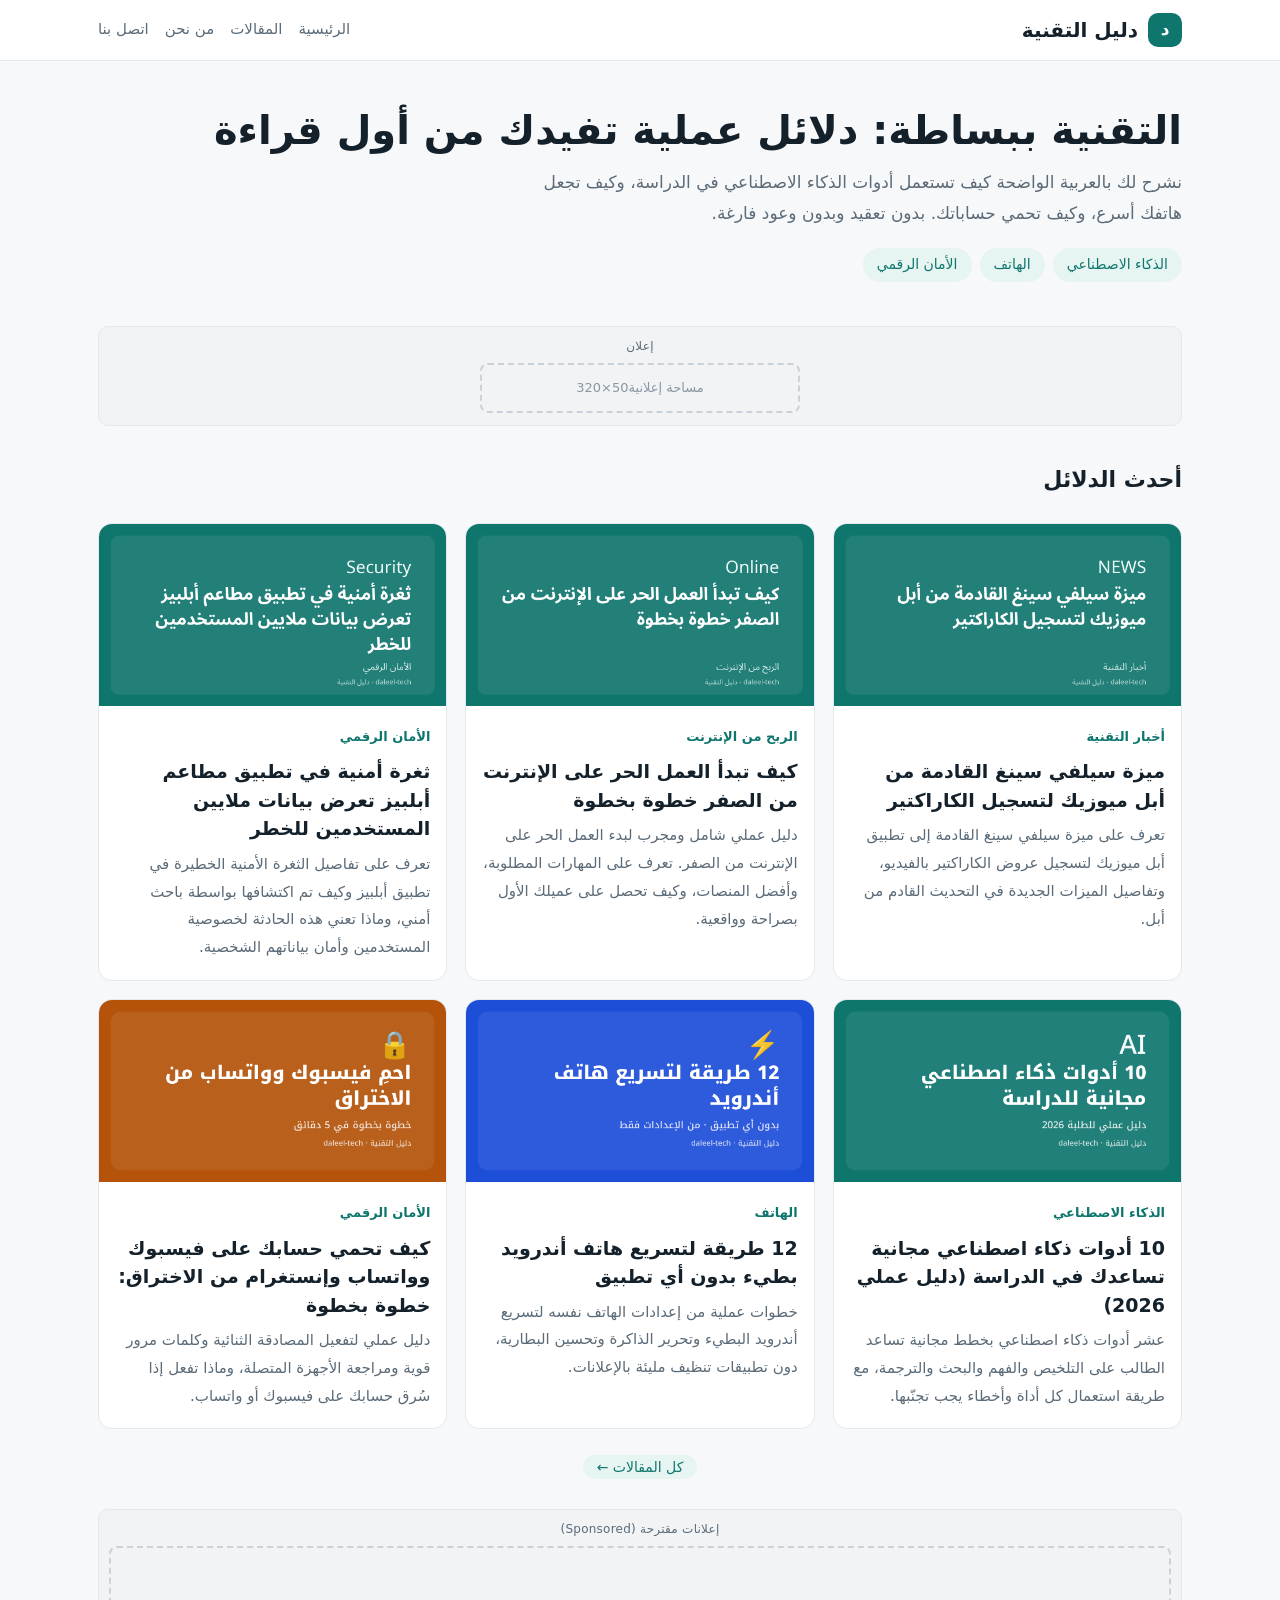
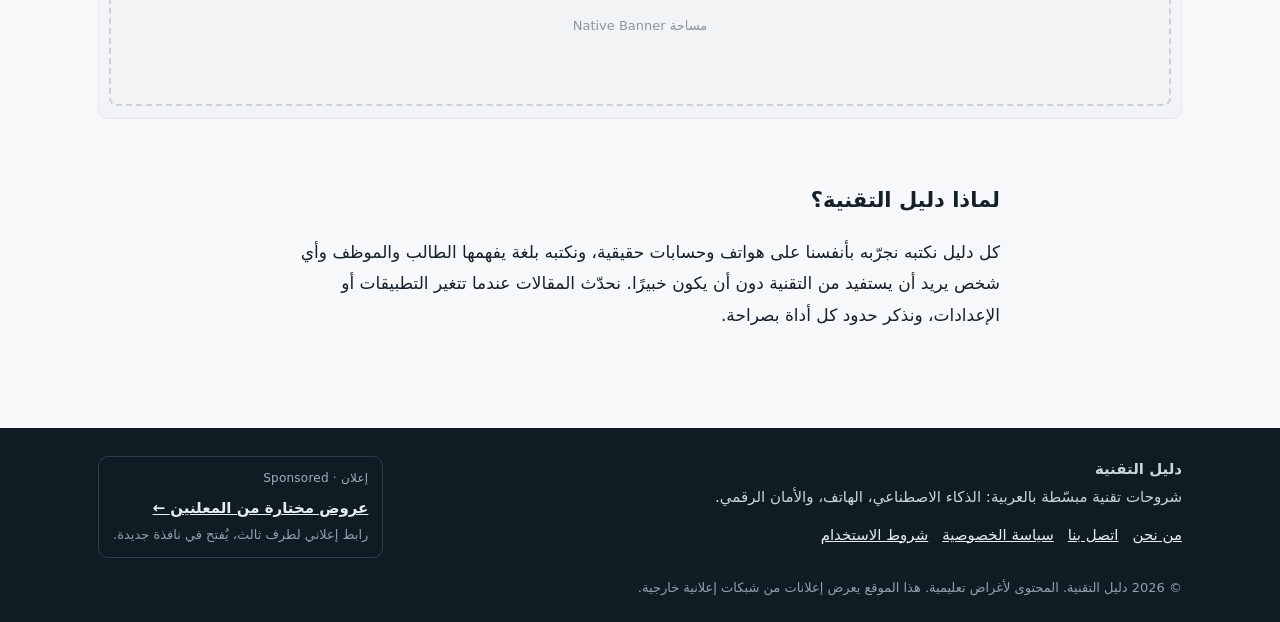
<file: index.html>
<!doctype html>
<html lang="ar" dir="rtl">
<head>
<meta charset="utf-8">
<meta name="viewport" content="width=device-width, initial-scale=1">
<title>دليل التقنية</title>
<meta name="description" content="شروحات تقنية مبسّطة بالعربية: أدوات الذكاء الاصطناعي للطلبة، تسريع الهاتف، وحماية حساباتك من الاختراق. دلائل عملية خطوة بخطوة.">
<link rel="canonical" href="https://wynm.github.io/agenhq/">
<meta name="clickaine-site-verification" content="f5ba98b6756eb503f321cc8fbdf05f2835de8df2d45303060dd83e6c0fe429079fd2e927cec5ce80ad86c2e3172e13b832f202ecb557f3a18af8d8fcc2b6a148" />
<meta name="robots" content="index, follow">
<meta name="theme-color" content="#0f766e">
<meta property="og:locale" content="ar_AR">
<meta property="og:site_name" content="دليل التقنية">
<meta property="og:type" content="website">
<meta property="og:title" content="دليل التقنية">
<meta property="og:description" content="شروحات تقنية مبسّطة بالعربية: أدوات الذكاء الاصطناعي للطلبة، تسريع الهاتف، وحماية حساباتك من الاختراق. دلائل عملية خطوة بخطوة.">
<meta property="og:url" content="https://wynm.github.io/agenhq/">
<meta property="og:image" content="https://wynm.github.io/agenhq/img/og-home.png">
<meta property="og:image:width" content="1200">
<meta property="og:image:height" content="630">
<meta name="twitter:card" content="summary_large_image">
<link rel="icon" href="img/favicon.svg" type="image/svg+xml">
<link rel="stylesheet" href="style.css">

<link rel="alternate" type="application/rss+xml" title="دليل التقنية" href="feed.xml">
<!-- ADSTERRA_HEAD_CODES: إلا عطاتك شي شبكة كود خاصو يتحط فـ head، حطو هنا -->
</head>
<body>
<header class="site-header"><div class="wrap">
  <a class="logo" href="index.html"><span class="logo-mark">د</span>دليل التقنية</a>
  <nav class="nav"><a href="index.html">الرئيسية</a><a class="hide-sm" href="index.html#articles">المقالات</a><a href="about.html">من نحن</a><a href="contact.html">اتصل بنا</a></nav>
</div></header>
<div class="wrap">
<section class="hero">
  <h1>التقنية ببساطة: دلائل عملية تفيدك من أول قراءة</h1>
  <p>نشرح لك بالعربية الواضحة كيف تستعمل أدوات الذكاء الاصطناعي في الدراسة، وكيف تجعل هاتفك أسرع، وكيف تحمي حساباتك. بدون تعقيد وبدون وعود فارغة.</p>
  <div class="chips"><a class="chip" href="ai-tools-students.html">الذكاء الاصطناعي</a><a class="chip" href="speed-up-android.html">الهاتف</a><a class="chip" href="protect-accounts.html">الأمان الرقمي</a></div>
</section>
<div class="ad-slot ad-320x50">
  <span class="ad-label">إعلان</span>
  <!-- ADSTERRA_BANNER_320x50: الصق هنا كود Banner 320x50 من Adsterra -->
  <!-- احذف السطر الموالي (ad-placeholder) بعد لصق الكود -->
  <div class="ad-placeholder">مساحة إعلانية <bdi dir="ltr">320×50</bdi></div>
</div>
<h2 class="section-title" id="articles">أحدث الدلائل</h2>
<div class="grid"><!-- AUTO:ARTICLES:START --><a class="card" href="apple-music-selfie-sing-feature.html">
  <img src="img/og-apple-music-selfie-sing-feature.png" alt="ميزة سيلفي سينغ في أبل ميوزيك" loading="lazy" width="1200" height="630">
  <div class="body"><span class="tag">أخبار التقنية</span><h2>ميزة سيلفي سينغ القادمة من أبل ميوزيك لتسجيل الكاراكتير</h2><p>تعرف على ميزة سيلفي سينغ القادمة إلى تطبيق أبل ميوزيك لتسجيل عروض الكاراكتير بالفيديو، وتفاصيل الميزات الجديدة في التحديث القادم من أبل.</p></div></a><a class="card" href="how-to-start-freelancing-from-scratch.html">
  <img src="img/og-how-to-start-freelancing-from-scratch.png" alt="دليل العمل الحر للمبتدئين" loading="lazy" width="1200" height="630">
  <div class="body"><span class="tag">الربح من الإنترنت</span><h2>كيف تبدأ العمل الحر على الإنترنت من الصفر خطوة بخطوة</h2><p>دليل عملي شامل ومجرب لبدء العمل الحر على الإنترنت من الصفر. تعرف على المهارات المطلوبة، وأفضل المنصات، وكيف تحصل على عميلك الأول بصراحة وواقعية.</p></div></a><a class="card" href="applebees-app-security-flaw-data-exposure.html">
  <img src="img/og-applebees-app-security-flaw-data-exposure.png" alt="ثغرة في تطبيق أبلبيز" loading="lazy" width="1200" height="630">
  <div class="body"><span class="tag">الأمان الرقمي</span><h2>ثغرة أمنية في تطبيق مطاعم أبلبيز تعرض بيانات ملايين المستخدمين للخطر</h2><p>تعرف على تفاصيل الثغرة الأمنية الخطيرة في تطبيق أبلبيز وكيف تم اكتشافها بواسطة باحث أمني، وماذا تعني هذه الحادثة لخصوصية المستخدمين وأمان بياناتهم الشخصية.</p></div></a><a class="card" href="ai-tools-students.html">
  <img src="img/og-ai-tools-students.png" alt="أدوات ذكاء اصطناعي مجانية للطلبة" loading="lazy" width="1200" height="630">
  <div class="body"><span class="tag">الذكاء الاصطناعي</span><h2>10 أدوات ذكاء اصطناعي مجانية تساعدك في الدراسة (دليل عملي 2026)</h2><p>عشر أدوات ذكاء اصطناعي بخطط مجانية تساعد الطالب على التلخيص والفهم والبحث والترجمة، مع طريقة استعمال كل أداة وأخطاء يجب تجنّبها.</p></div></a><a class="card" href="speed-up-android.html">
  <img src="img/og-speed-up-android.png" alt="تسريع هاتف أندرويد بدون تطبيقات" loading="lazy" width="1200" height="630">
  <div class="body"><span class="tag">الهاتف</span><h2>12 طريقة لتسريع هاتف أندرويد بطيء بدون أي تطبيق</h2><p>خطوات عملية من إعدادات الهاتف نفسه لتسريع أندرويد البطيء وتحرير الذاكرة وتحسين البطارية، دون تطبيقات تنظيف مليئة بالإعلانات.</p></div></a><a class="card" href="protect-accounts.html">
  <img src="img/og-protect-accounts.png" alt="حماية فيسبوك وواتساب من الاختراق" loading="lazy" width="1200" height="630">
  <div class="body"><span class="tag">الأمان الرقمي</span><h2>كيف تحمي حسابك على فيسبوك وواتساب وإنستغرام من الاختراق: خطوة بخطوة</h2><p>دليل عملي لتفعيل المصادقة الثنائية وكلمات مرور قوية ومراجعة الأجهزة المتصلة، وماذا تفعل إذا سُرق حسابك على فيسبوك أو واتساب.</p></div></a><!-- AUTO:ARTICLES:END --></div>
<p style="text-align:center;margin:18px 0"><a class="chip" href="articles.html">كل المقالات ←</a></p>
<div class="ad-slot ad-native">
  <span class="ad-label">إعلانات مقترحة (Sponsored)</span>
  <!-- ADSTERRA_NATIVE_BANNER: الصق هنا كود Native Banner من Adsterra (السكريبت + div) -->
  <!-- احذف السطر الموالي (ad-placeholder) بعد لصق الكود -->
  <div class="ad-placeholder">مساحة Native Banner</div>
</div>
<section class="page" style="padding-top:10px">
  <h2>لماذا دليل التقنية؟</h2>
  <p>كل دليل نكتبه نجرّبه بأنفسنا على هواتف وحسابات حقيقية، ونكتبه بلغة يفهمها الطالب والموظف وأي شخص يريد أن يستفيد من التقنية دون أن يكون خبيرًا. نحدّث المقالات عندما تتغير التطبيقات أو الإعدادات، ونذكر حدود كل أداة بصراحة.</p>
</section>
</div>
<footer class="site-footer"><div class="wrap">
  <div class="foot-grid">
    <div><strong>دليل التقنية</strong><br>شروحات تقنية مبسّطة بالعربية: الذكاء الاصطناعي، الهاتف، والأمان الرقمي.
      <div class="foot-links" style="margin-top:10px"><a href="about.html">من نحن</a><a href="contact.html">اتصل بنا</a><a href="privacy.html">سياسة الخصوصية</a><a href="terms.html">شروط الاستخدام</a></div></div>
    <div class="sponsored-box">
      <span class="ad-label">إعلان · Sponsored</span>
      <!-- HILLTOPADS_DIRECTLINK: رابط إعلاني اختياري وواضح. لا تغيّر النص لشيء مضلل ولا تحوّلو لزر "تحميل". -->
      <a href="https://motionless-bus.com/OZwdbp" target="_blank" rel="sponsored nofollow noopener">عروض مختارة من المعلنين ←</a>
      <div style="font-size:13px;color:#8fa1ad">رابط إعلاني لطرف ثالث، يُفتح في نافذة جديدة.</div>
    </div>
  </div>
  <div class="copy">© 2026 دليل التقنية. المحتوى لأغراض تعليمية. هذا الموقع يعرض إعلانات من شبكات إعلانية خارجية.</div>
</div></footer>

<!-- ADSTERRA_SOCIAL_BAR: الصق هنا كود Social Bar (سكريبت واحد فقط).
     لا تضف معه In-Page Push ديال Clickaine فنفس الصفحة. -->
<!-- ADSTERRA_POPUNDER (اختياري، معطّل): لا تفعّله إذا كان الزوار جايين من فيسبوك/إنستغرام.
     سياسة Meta كتعتبر pop-ups/unders واجهة مضللة وتقدر تبلوكي روابط الدومين ديالك. -->
<script>
document.querySelectorAll('.cp').forEach(function(b){b.addEventListener('click',function(){
  navigator.clipboard&&navigator.clipboard.writeText(location.href).then(function(){b.textContent='تم نسخ الرابط ✓'});});});
</script>
</body></html>
</file>
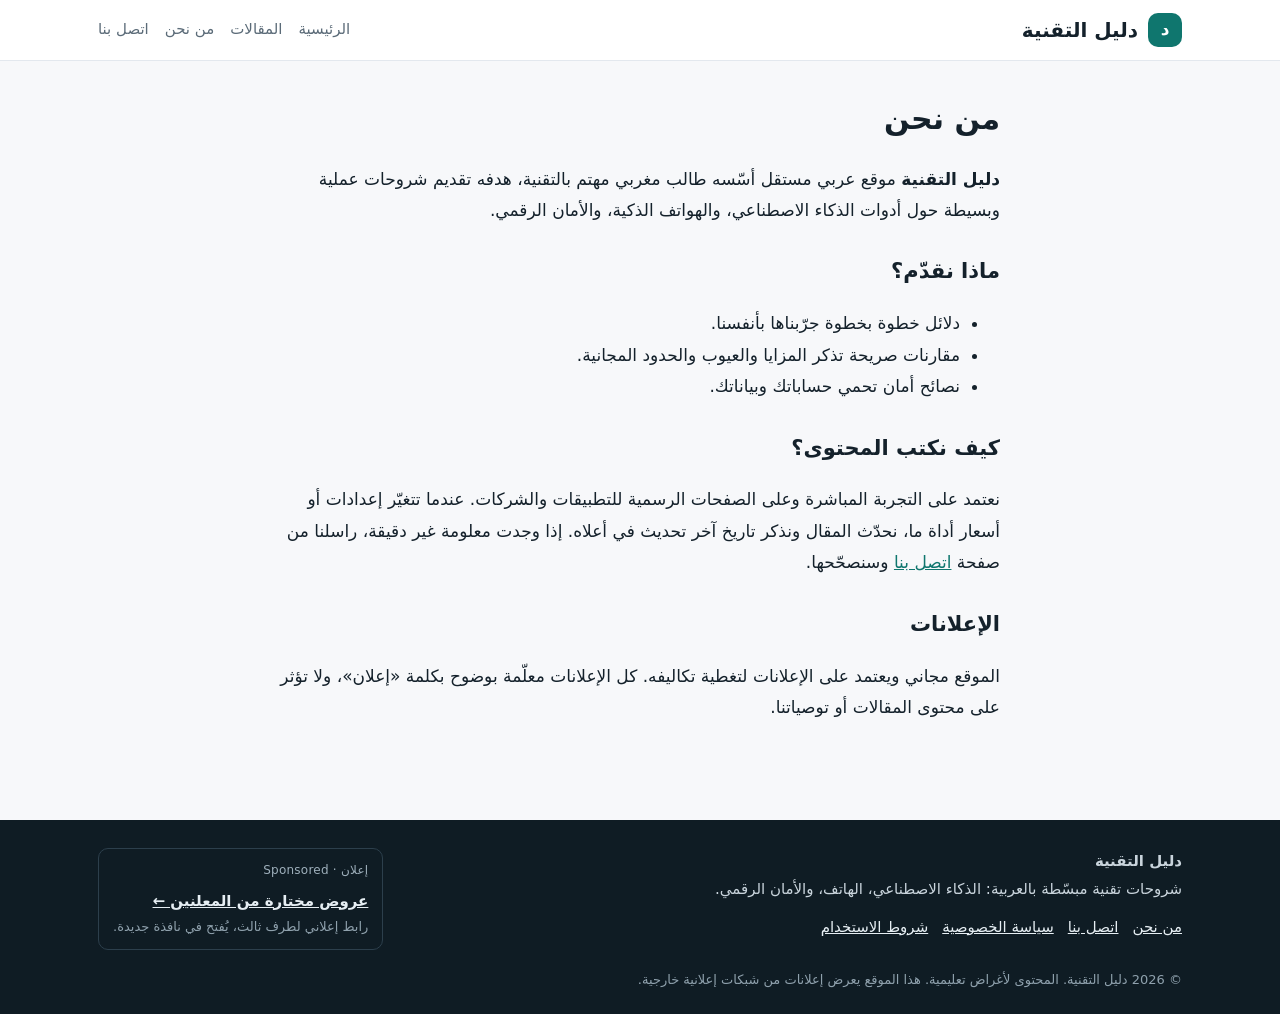
<file: about.html>
<!doctype html>
<html lang="ar" dir="rtl">
<head>
<meta charset="utf-8">
<meta name="viewport" content="width=device-width, initial-scale=1">
<title>من نحن | دليل التقنية</title>
<meta name="description" content="تعرّف على موقع دليل التقنية وفريقه وطريقة كتابة المحتوى.">
<link rel="canonical" href="https://wynm.github.io/agenhq/about.html">
<meta name="clickaine-site-verification" content="f5ba98b6756eb503f321cc8fbdf05f2835de8df2d45303060dd83e6c0fe429079fd2e927cec5ce80ad86c2e3172e13b832f202ecb557f3a18af8d8fcc2b6a148" />
<meta name="robots" content="index, follow">
<meta name="theme-color" content="#0f766e">
<meta property="og:locale" content="ar_AR">
<meta property="og:site_name" content="دليل التقنية">
<meta property="og:type" content="website">
<meta property="og:title" content="من نحن">
<meta property="og:description" content="تعرّف على موقع دليل التقنية وفريقه وطريقة كتابة المحتوى.">
<meta property="og:url" content="https://wynm.github.io/agenhq/about.html">
<meta property="og:image" content="https://wynm.github.io/agenhq/img/og-home.png">
<meta property="og:image:width" content="1200">
<meta property="og:image:height" content="630">
<meta name="twitter:card" content="summary_large_image">
<link rel="icon" href="img/favicon.svg" type="image/svg+xml">
<link rel="stylesheet" href="style.css">

<!-- ADSTERRA_HEAD_CODES: إلا عطاتك شي شبكة كود خاصو يتحط فـ head، حطو هنا -->
</head>
<body>
<header class="site-header"><div class="wrap">
  <a class="logo" href="index.html"><span class="logo-mark">د</span>دليل التقنية</a>
  <nav class="nav"><a href="index.html">الرئيسية</a><a class="hide-sm" href="index.html#articles">المقالات</a><a href="about.html">من نحن</a><a href="contact.html">اتصل بنا</a></nav>
</div></header>
<div class="wrap"><div class="page">
<h1>من نحن</h1>
<p><strong>دليل التقنية</strong> موقع عربي مستقل أسّسه طالب مغربي مهتم بالتقنية، هدفه تقديم شروحات عملية وبسيطة حول أدوات الذكاء الاصطناعي، والهواتف الذكية، والأمان الرقمي.</p>
<h2>ماذا نقدّم؟</h2>
<ul><li>دلائل خطوة بخطوة جرّبناها بأنفسنا.</li><li>مقارنات صريحة تذكر المزايا والعيوب والحدود المجانية.</li><li>نصائح أمان تحمي حساباتك وبياناتك.</li></ul>
<h2>كيف نكتب المحتوى؟</h2>
<p>نعتمد على التجربة المباشرة وعلى الصفحات الرسمية للتطبيقات والشركات. عندما تتغيّر إعدادات أو أسعار أداة ما، نحدّث المقال ونذكر تاريخ آخر تحديث في أعلاه. إذا وجدت معلومة غير دقيقة، راسلنا من صفحة <a href="contact.html">اتصل بنا</a> وسنصحّحها.</p>
<h2>الإعلانات</h2>
<p>الموقع مجاني ويعتمد على الإعلانات لتغطية تكاليفه. كل الإعلانات معلّمة بوضوح بكلمة «إعلان»، ولا تؤثر على محتوى المقالات أو توصياتنا.</p></div></div><footer class="site-footer"><div class="wrap">
  <div class="foot-grid">
    <div><strong>دليل التقنية</strong><br>شروحات تقنية مبسّطة بالعربية: الذكاء الاصطناعي، الهاتف، والأمان الرقمي.
      <div class="foot-links" style="margin-top:10px"><a href="about.html">من نحن</a><a href="contact.html">اتصل بنا</a><a href="privacy.html">سياسة الخصوصية</a><a href="terms.html">شروط الاستخدام</a></div></div>
    <div class="sponsored-box">
      <span class="ad-label">إعلان · Sponsored</span>
      <!-- HILLTOPADS_DIRECTLINK: رابط إعلاني اختياري وواضح. لا تغيّر النص لشيء مضلل ولا تحوّلو لزر "تحميل". -->
      <a href="https://motionless-bus.com/OZwdbp" target="_blank" rel="sponsored nofollow noopener">عروض مختارة من المعلنين ←</a>
      <div style="font-size:13px;color:#8fa1ad">رابط إعلاني لطرف ثالث، يُفتح في نافذة جديدة.</div>
    </div>
  </div>
  <div class="copy">© 2026 دليل التقنية. المحتوى لأغراض تعليمية. هذا الموقع يعرض إعلانات من شبكات إعلانية خارجية.</div>
</div></footer>

<!-- ADSTERRA_SOCIAL_BAR: الصق هنا كود Social Bar (سكريبت واحد فقط).
     لا تضف معه In-Page Push ديال Clickaine فنفس الصفحة. -->
<!-- ADSTERRA_POPUNDER (اختياري، معطّل): لا تفعّله إذا كان الزوار جايين من فيسبوك/إنستغرام.
     سياسة Meta كتعتبر pop-ups/unders واجهة مضللة وتقدر تبلوكي روابط الدومين ديالك. -->
<script>
document.querySelectorAll('.cp').forEach(function(b){b.addEventListener('click',function(){
  navigator.clipboard&&navigator.clipboard.writeText(location.href).then(function(){b.textContent='تم نسخ الرابط ✓'});});});
</script>
</body></html>
</file>
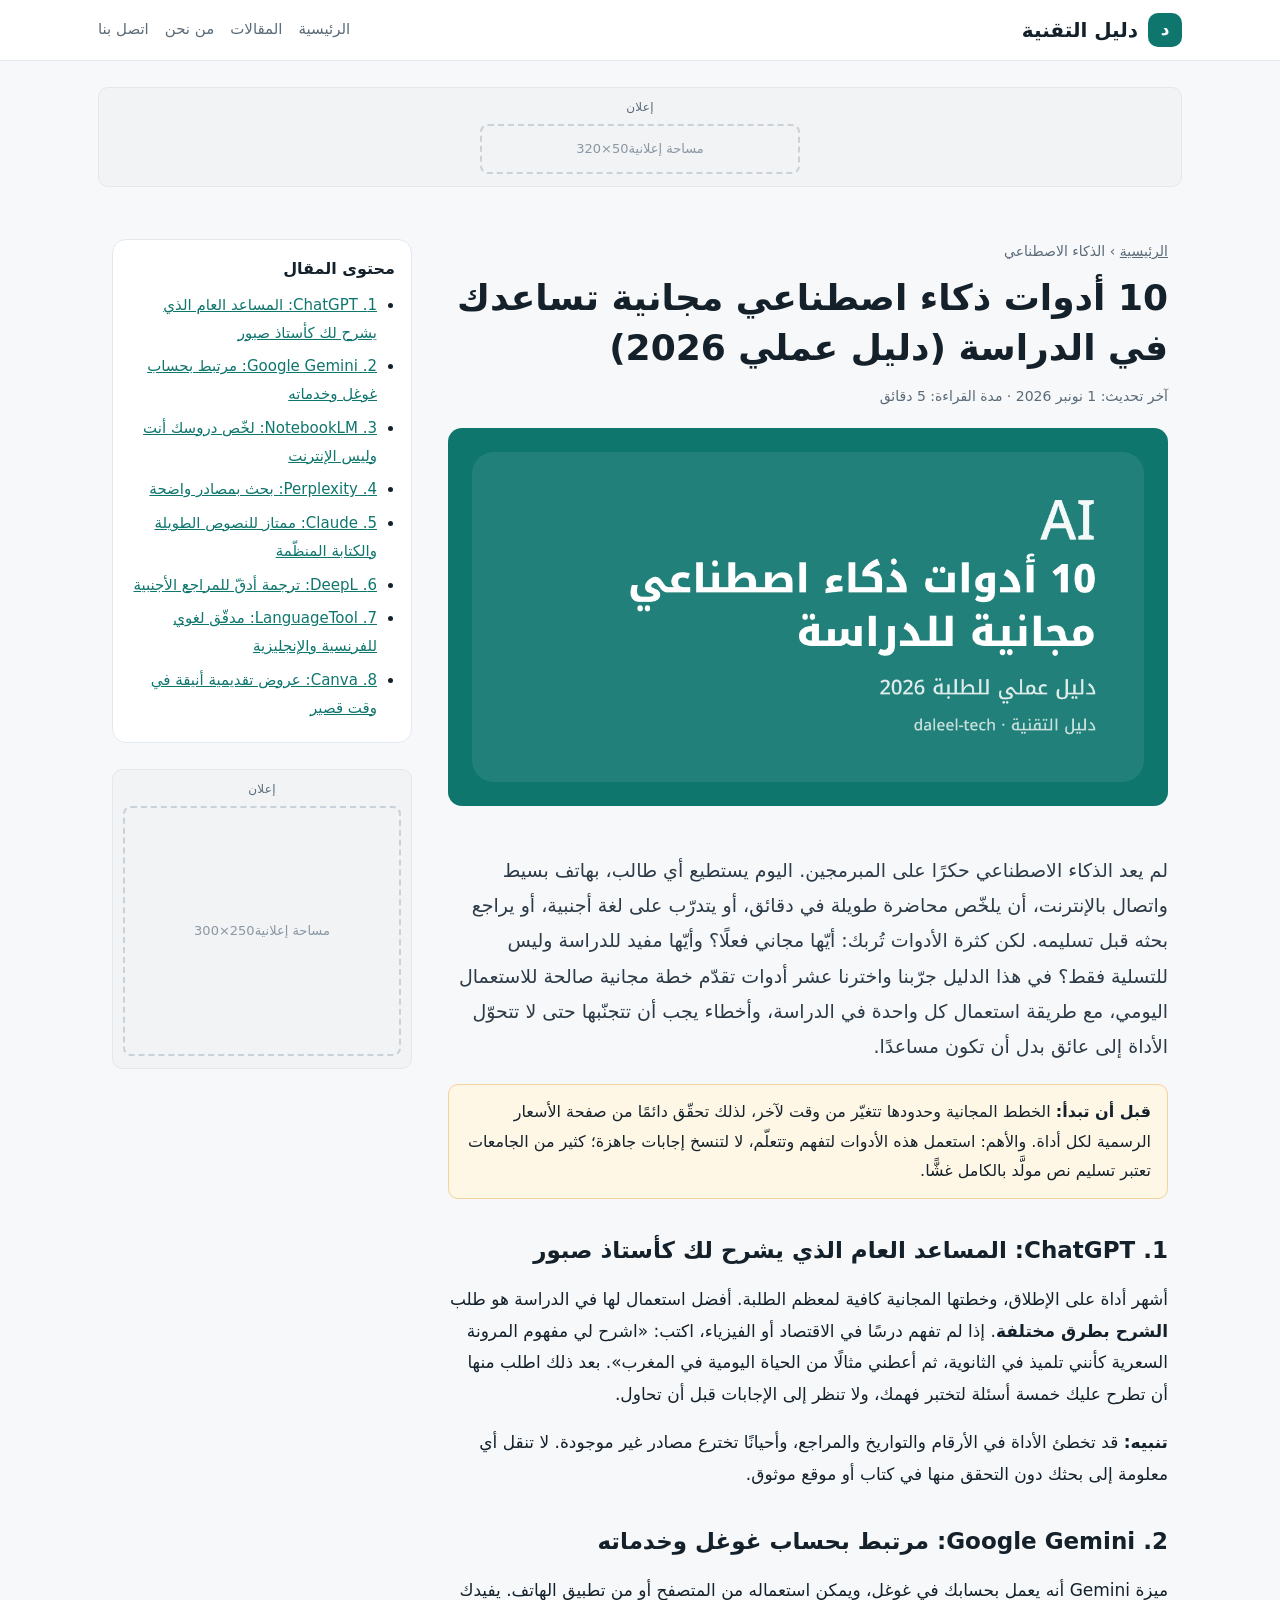
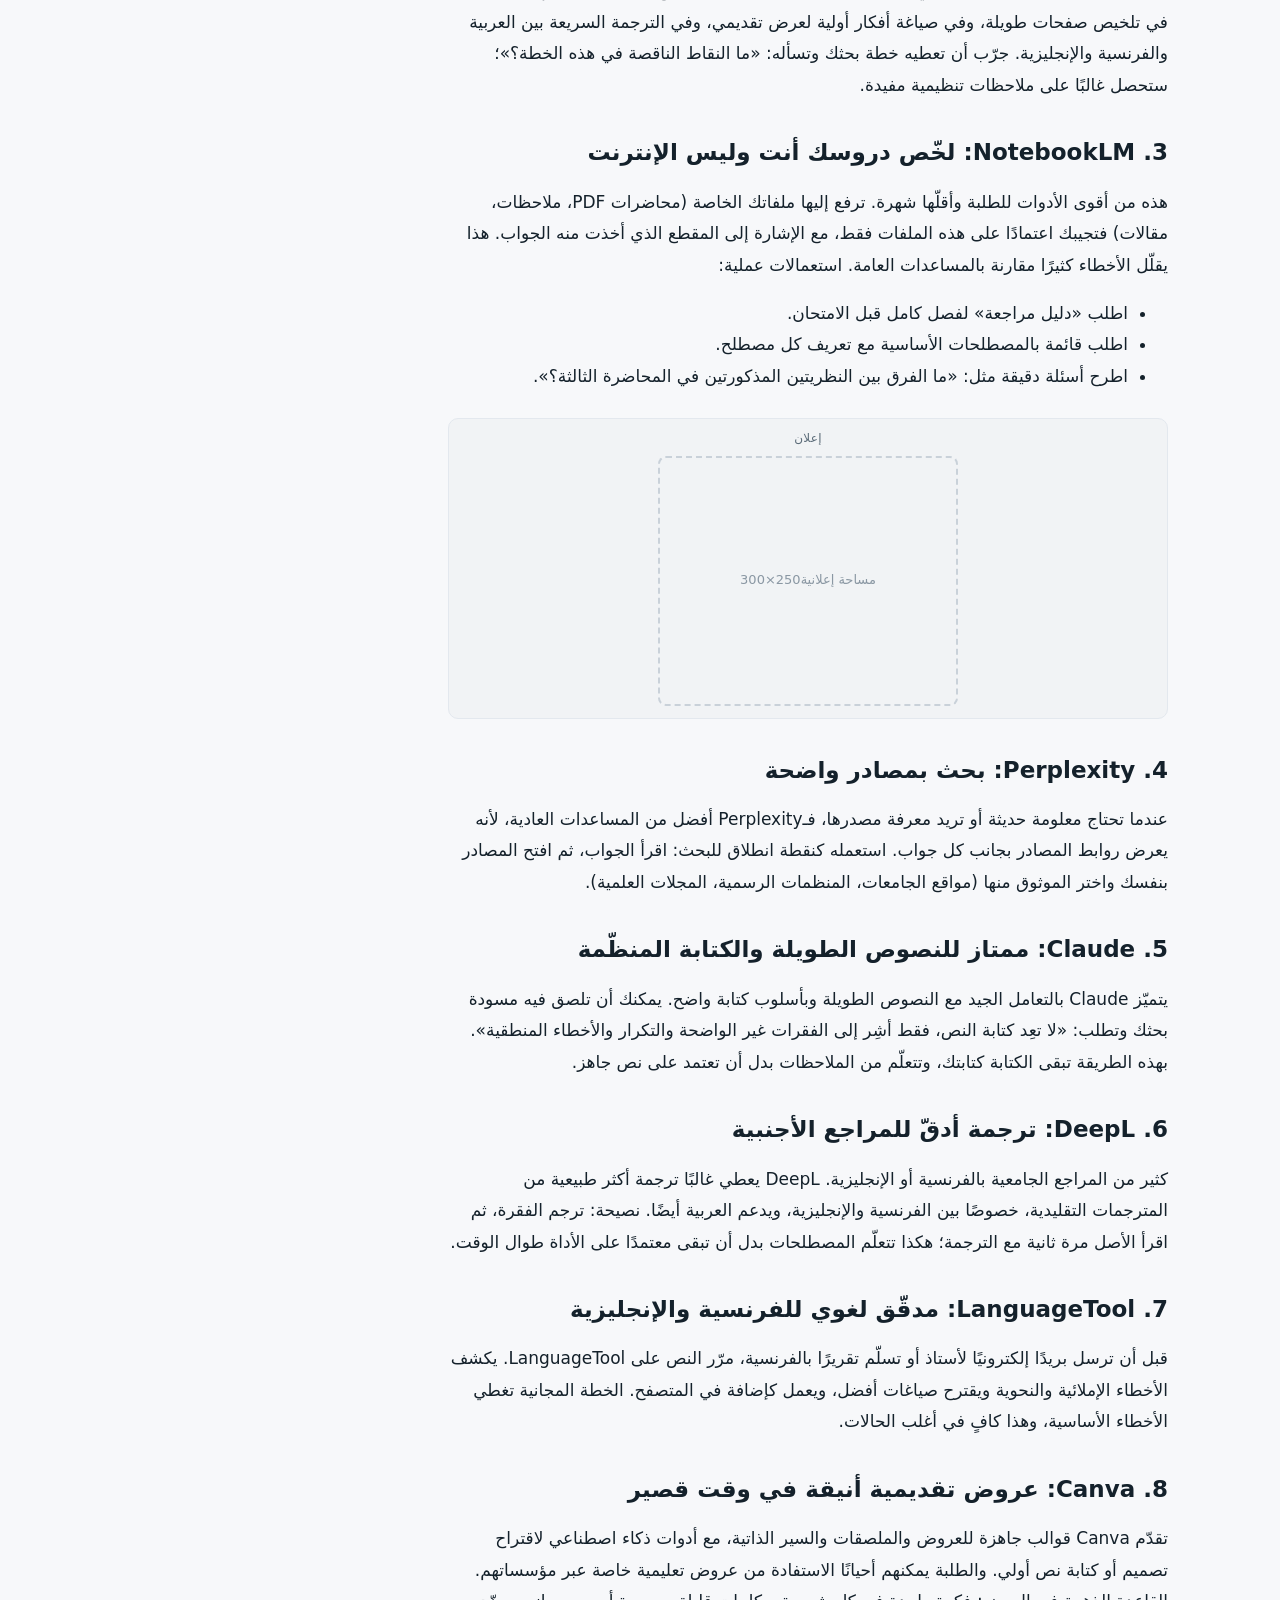
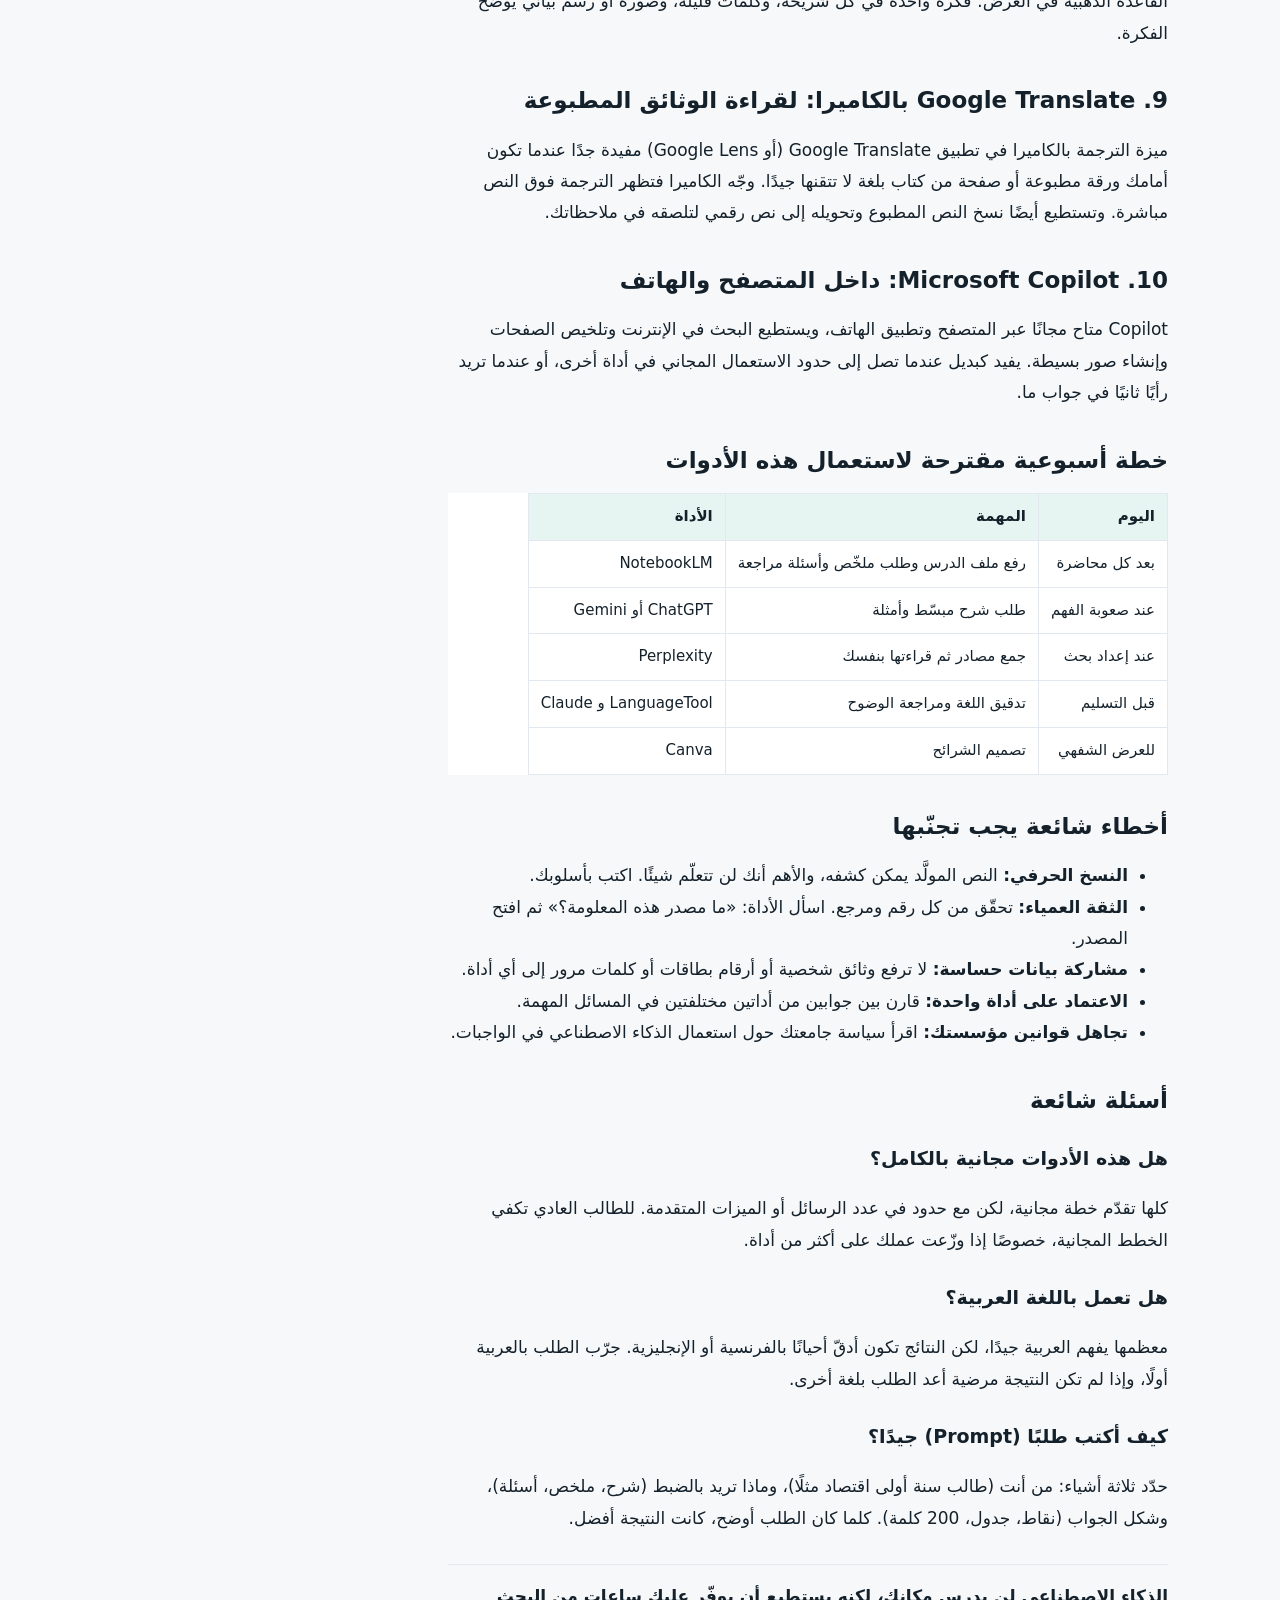
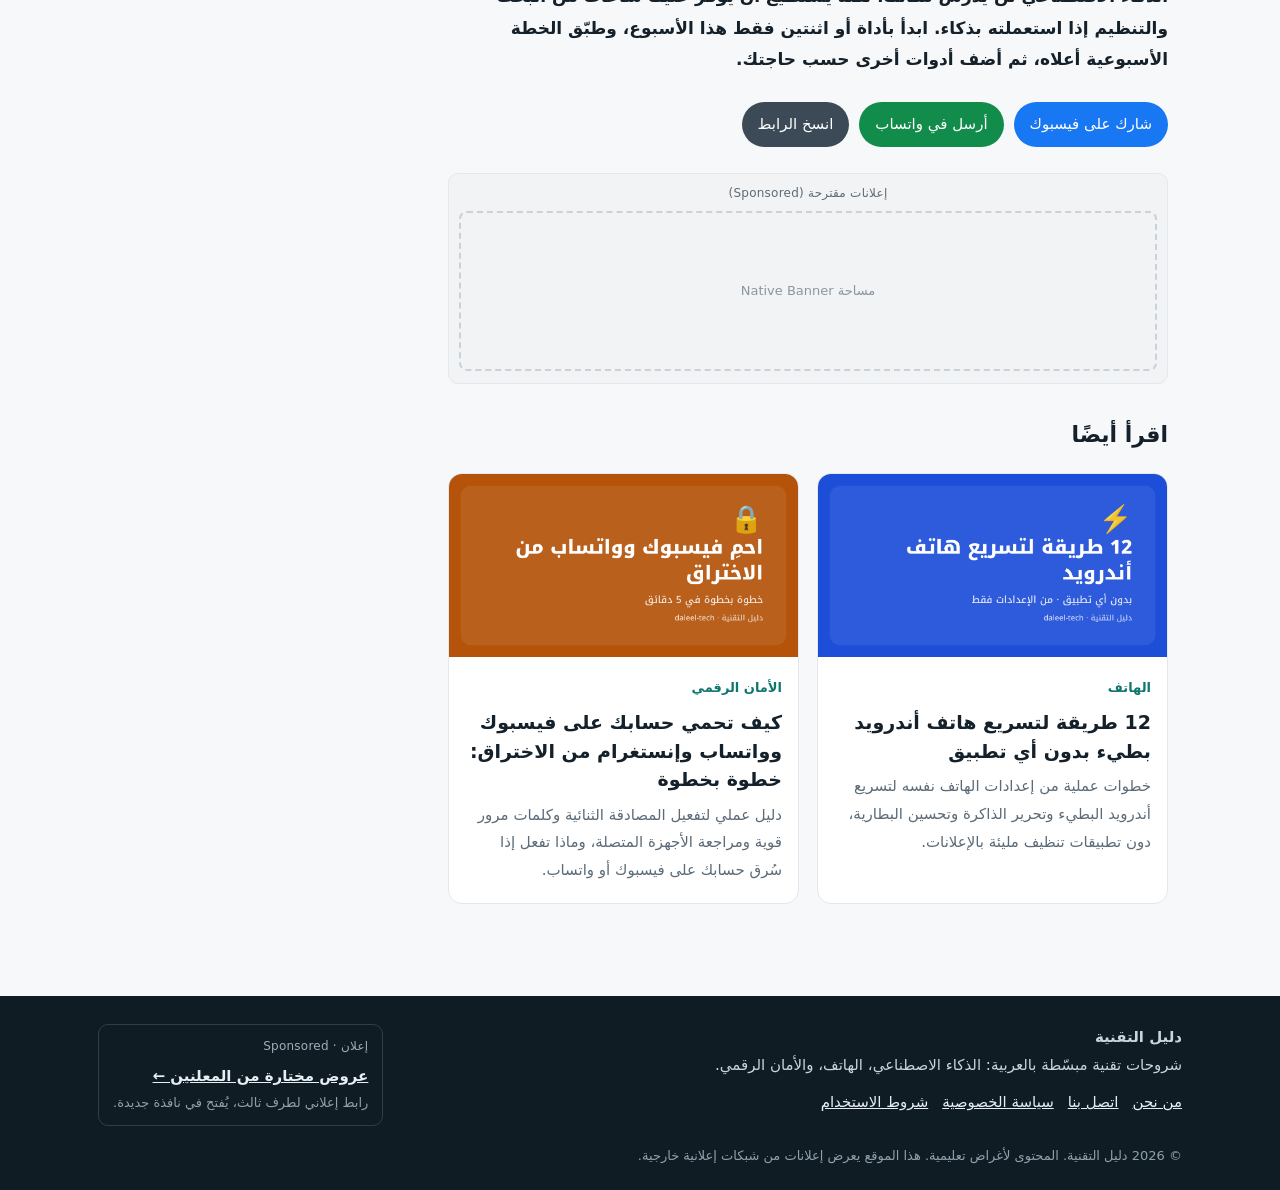
<file: ai-tools-students.html>
<!doctype html>
<html lang="ar" dir="rtl">
<head>
<meta charset="utf-8">
<meta name="viewport" content="width=device-width, initial-scale=1">
<title>10 أدوات ذكاء اصطناعي مجانية تساعدك في الدراسة (دليل عملي 2026) | دليل التقنية</title>
<meta name="description" content="عشر أدوات ذكاء اصطناعي بخطط مجانية تساعد الطالب على التلخيص والفهم والبحث والترجمة، مع طريقة استعمال كل أداة وأخطاء يجب تجنّبها.">
<link rel="canonical" href="https://wynm.github.io/agenhq/ai-tools-students.html">
<meta name="clickaine-site-verification" content="f5ba98b6756eb503f321cc8fbdf05f2835de8df2d45303060dd83e6c0fe429079fd2e927cec5ce80ad86c2e3172e13b832f202ecb557f3a18af8d8fcc2b6a148" />
<meta name="robots" content="index, follow">
<meta name="theme-color" content="#0f766e">
<meta property="og:locale" content="ar_AR">
<meta property="og:site_name" content="دليل التقنية">
<meta property="og:type" content="article">
<meta property="og:title" content="10 أدوات ذكاء اصطناعي مجانية تساعدك في الدراسة (دليل عملي 2026)">
<meta property="og:description" content="عشر أدوات ذكاء اصطناعي بخطط مجانية تساعد الطالب على التلخيص والفهم والبحث والترجمة، مع طريقة استعمال كل أداة وأخطاء يجب تجنّبها.">
<meta property="og:url" content="https://wynm.github.io/agenhq/ai-tools-students.html">
<meta property="og:image" content="https://wynm.github.io/agenhq/img/og-ai-tools-students.png">
<meta property="og:image:width" content="1200">
<meta property="og:image:height" content="630">
<meta name="twitter:card" content="summary_large_image">
<link rel="icon" href="img/favicon.svg" type="image/svg+xml">
<link rel="stylesheet" href="style.css">
<script type="application/ld+json">{"@context": "https://schema.org", "@type": "Article", "headline": "10 أدوات ذكاء اصطناعي مجانية تساعدك في الدراسة (دليل عملي 2026)", "description": "عشر أدوات ذكاء اصطناعي بخطط مجانية تساعد الطالب على التلخيص والفهم والبحث والترجمة، مع طريقة استعمال كل أداة وأخطاء يجب تجنّبها.", "inLanguage": "ar", "datePublished": "2026-11-01", "dateModified": "2026-11-01", "image": "https://wynm.github.io/agenhq/img/og-ai-tools-students.png", "author": {"@type": "Organization", "name": "دليل التقنية"}, "publisher": {"@type": "Organization", "name": "دليل التقنية"}, "mainEntityOfPage": "https://wynm.github.io/agenhq/ai-tools-students.html"}</script>
<!-- ADSTERRA_HEAD_CODES: إلا عطاتك شي شبكة كود خاصو يتحط فـ head، حطو هنا -->
</head>
<body>
<header class="site-header"><div class="wrap">
  <a class="logo" href="index.html"><span class="logo-mark">د</span>دليل التقنية</a>
  <nav class="nav"><a href="index.html">الرئيسية</a><a class="hide-sm" href="index.html#articles">المقالات</a><a href="about.html">من نحن</a><a href="contact.html">اتصل بنا</a></nav>
</div></header>
<div class="wrap"><div class="ad-slot ad-320x50">
  <span class="ad-label">إعلان</span>
  <!-- ADSTERRA_BANNER_320x50: الصق هنا كود Banner 320x50 من Adsterra -->
  <!-- احذف السطر الموالي (ad-placeholder) بعد لصق الكود -->
  <div class="ad-placeholder">مساحة إعلانية <bdi dir="ltr">320×50</bdi></div>
</div>
<div class="layout">
<article>
  <div class="crumbs"><a href="index.html">الرئيسية</a> › الذكاء الاصطناعي</div>
  <h1>10 أدوات ذكاء اصطناعي مجانية تساعدك في الدراسة (دليل عملي 2026)</h1>
  <div class="meta">آخر تحديث: 1 نونبر 2026 · مدة القراءة: 5 دقائق</div>
  <img class="cover" src="img/og-ai-tools-students.png" alt="أدوات ذكاء اصطناعي مجانية للطلبة" width="1200" height="630">
  <p class="lead">لم يعد الذكاء الاصطناعي حكرًا على المبرمجين. اليوم يستطيع أي طالب، بهاتف بسيط واتصال بالإنترنت، أن يلخّص محاضرة طويلة في دقائق، أو يتدرّب على لغة أجنبية، أو يراجع بحثه قبل تسليمه. لكن كثرة الأدوات تُربك: أيّها مجاني فعلًا؟ وأيّها مفيد للدراسة وليس للتسلية فقط؟ في هذا الدليل جرّبنا واخترنا عشر أدوات تقدّم خطة مجانية صالحة للاستعمال اليومي، مع طريقة استعمال كل واحدة في الدراسة، وأخطاء يجب أن تتجنّبها حتى لا تتحوّل الأداة إلى عائق بدل أن تكون مساعدًا.</p>

<div class="note"><strong>قبل أن تبدأ:</strong> الخطط المجانية وحدودها تتغيّر من وقت لآخر، لذلك تحقّق دائمًا من صفحة الأسعار الرسمية لكل أداة. والأهم: استعمل هذه الأدوات لتفهم وتتعلّم، لا لتنسخ إجابات جاهزة؛ كثير من الجامعات تعتبر تسليم نص مولَّد بالكامل غشًّا.</div>

<h2 id="t1">1. ChatGPT: المساعد العام الذي يشرح لك كأستاذ صبور</h2>
<p>أشهر أداة على الإطلاق، وخطتها المجانية كافية لمعظم الطلبة. أفضل استعمال لها في الدراسة هو طلب <strong>الشرح بطرق مختلفة</strong>. إذا لم تفهم درسًا في الاقتصاد أو الفيزياء، اكتب: «اشرح لي مفهوم المرونة السعرية كأنني تلميذ في الثانوية، ثم أعطني مثالًا من الحياة اليومية في المغرب». بعد ذلك اطلب منها أن تطرح عليك خمسة أسئلة لتختبر فهمك، ولا تنظر إلى الإجابات قبل أن تحاول.</p>
<p><strong>تنبيه:</strong> قد تخطئ الأداة في الأرقام والتواريخ والمراجع، وأحيانًا تخترع مصادر غير موجودة. لا تنقل أي معلومة إلى بحثك دون التحقق منها في كتاب أو موقع موثوق.</p>

<h2 id="t2">2. Google Gemini: مرتبط بحساب غوغل وخدماته</h2>
<p>ميزة Gemini أنه يعمل بحسابك في غوغل، ويمكن استعماله من المتصفح أو من تطبيق الهاتف. يفيدك في تلخيص صفحات طويلة، وفي صياغة أفكار أولية لعرض تقديمي، وفي الترجمة السريعة بين العربية والفرنسية والإنجليزية. جرّب أن تعطيه خطة بحثك وتسأله: «ما النقاط الناقصة في هذه الخطة؟»؛ ستحصل غالبًا على ملاحظات تنظيمية مفيدة.</p>

<h2 id="t3">3. NotebookLM: لخّص دروسك أنت وليس الإنترنت</h2>
<p>هذه من أقوى الأدوات للطلبة وأقلّها شهرة. ترفع إليها ملفاتك الخاصة (محاضرات PDF، ملاحظات، مقالات) فتجيبك اعتمادًا على هذه الملفات فقط، مع الإشارة إلى المقطع الذي أخذت منه الجواب. هذا يقلّل الأخطاء كثيرًا مقارنة بالمساعدات العامة. استعمالات عملية:</p>
<ul>
<li>اطلب «دليل مراجعة» لفصل كامل قبل الامتحان.</li>
<li>اطلب قائمة بالمصطلحات الأساسية مع تعريف كل مصطلح.</li>
<li>اطرح أسئلة دقيقة مثل: «ما الفرق بين النظريتين المذكورتين في المحاضرة الثالثة؟».</li>
</ul>

<div class="ad-slot ad-300x250">
  <span class="ad-label">إعلان</span>
  <!-- ADSTERRA_BANNER_300x250: الصق هنا كود Banner 300x250 من Adsterra -->
  <!-- احذف السطر الموالي (ad-placeholder) بعد لصق الكود -->
  <div class="ad-placeholder">مساحة إعلانية <bdi dir="ltr">300×250</bdi></div>
</div>

<h2 id="t4">4. Perplexity: بحث بمصادر واضحة</h2>
<p>عندما تحتاج معلومة حديثة أو تريد معرفة مصدرها، فـPerplexity أفضل من المساعدات العادية، لأنه يعرض روابط المصادر بجانب كل جواب. استعمله كنقطة انطلاق للبحث: اقرأ الجواب، ثم افتح المصادر بنفسك واختر الموثوق منها (مواقع الجامعات، المنظمات الرسمية، المجلات العلمية).</p>

<h2 id="t5">5. Claude: ممتاز للنصوص الطويلة والكتابة المنظّمة</h2>
<p>يتميّز Claude بالتعامل الجيد مع النصوص الطويلة وبأسلوب كتابة واضح. يمكنك أن تلصق فيه مسودة بحثك وتطلب: «لا تعِد كتابة النص، فقط أشِر إلى الفقرات غير الواضحة والتكرار والأخطاء المنطقية». بهذه الطريقة تبقى الكتابة كتابتك، وتتعلّم من الملاحظات بدل أن تعتمد على نص جاهز.</p>

<h2 id="t6">6. DeepL: ترجمة أدقّ للمراجع الأجنبية</h2>
<p>كثير من المراجع الجامعية بالفرنسية أو الإنجليزية. DeepL يعطي غالبًا ترجمة أكثر طبيعية من المترجمات التقليدية، خصوصًا بين الفرنسية والإنجليزية، ويدعم العربية أيضًا. نصيحة: ترجم الفقرة، ثم اقرأ الأصل مرة ثانية مع الترجمة؛ هكذا تتعلّم المصطلحات بدل أن تبقى معتمدًا على الأداة طوال الوقت.</p>

<h2 id="t7">7. LanguageTool: مدقّق لغوي للفرنسية والإنجليزية</h2>
<p>قبل أن ترسل بريدًا إلكترونيًا لأستاذ أو تسلّم تقريرًا بالفرنسية، مرّر النص على LanguageTool. يكشف الأخطاء الإملائية والنحوية ويقترح صياغات أفضل، ويعمل كإضافة في المتصفح. الخطة المجانية تغطي الأخطاء الأساسية، وهذا كافٍ في أغلب الحالات.</p>

<h2 id="t8">8. Canva: عروض تقديمية أنيقة في وقت قصير</h2>
<p>تقدّم Canva قوالب جاهزة للعروض والملصقات والسير الذاتية، مع أدوات ذكاء اصطناعي لاقتراح تصميم أو كتابة نص أولي. والطلبة يمكنهم أحيانًا الاستفادة من عروض تعليمية خاصة عبر مؤسساتهم. القاعدة الذهبية في العرض: فكرة واحدة في كل شريحة، وكلمات قليلة، وصورة أو رسم بياني يوضّح الفكرة.</p>

<h2 id="t9">9. Google Translate بالكاميرا: لقراءة الوثائق المطبوعة</h2>
<p>ميزة الترجمة بالكاميرا في تطبيق Google Translate (أو Google Lens) مفيدة جدًا عندما تكون أمامك ورقة مطبوعة أو صفحة من كتاب بلغة لا تتقنها جيدًا. وجّه الكاميرا فتظهر الترجمة فوق النص مباشرة. وتستطيع أيضًا نسخ النص المطبوع وتحويله إلى نص رقمي لتلصقه في ملاحظاتك.</p>

<h2 id="t10">10. Microsoft Copilot: داخل المتصفح والهاتف</h2>
<p>Copilot متاح مجانًا عبر المتصفح وتطبيق الهاتف، ويستطيع البحث في الإنترنت وتلخيص الصفحات وإنشاء صور بسيطة. يفيد كبديل عندما تصل إلى حدود الاستعمال المجاني في أداة أخرى، أو عندما تريد رأيًا ثانيًا في جواب ما.</p>

<h2 id="plan">خطة أسبوعية مقترحة لاستعمال هذه الأدوات</h2>
<table>
<thead><tr><th>اليوم</th><th>المهمة</th><th>الأداة</th></tr></thead>
<tbody>
<tr><td>بعد كل محاضرة</td><td>رفع ملف الدرس وطلب ملخّص وأسئلة مراجعة</td><td>NotebookLM</td></tr>
<tr><td>عند صعوبة الفهم</td><td>طلب شرح مبسّط وأمثلة</td><td>ChatGPT أو Gemini</td></tr>
<tr><td>عند إعداد بحث</td><td>جمع مصادر ثم قراءتها بنفسك</td><td>Perplexity</td></tr>
<tr><td>قبل التسليم</td><td>تدقيق اللغة ومراجعة الوضوح</td><td>LanguageTool و Claude</td></tr>
<tr><td>للعرض الشفهي</td><td>تصميم الشرائح</td><td>Canva</td></tr>
</tbody>
</table>

<h2 id="mistakes">أخطاء شائعة يجب تجنّبها</h2>
<ul>
<li><strong>النسخ الحرفي:</strong> النص المولَّد يمكن كشفه، والأهم أنك لن تتعلّم شيئًا. اكتب بأسلوبك.</li>
<li><strong>الثقة العمياء:</strong> تحقّق من كل رقم ومرجع. اسأل الأداة: «ما مصدر هذه المعلومة؟» ثم افتح المصدر.</li>
<li><strong>مشاركة بيانات حساسة:</strong> لا ترفع وثائق شخصية أو أرقام بطاقات أو كلمات مرور إلى أي أداة.</li>
<li><strong>الاعتماد على أداة واحدة:</strong> قارن بين جوابين من أداتين مختلفتين في المسائل المهمة.</li>
<li><strong>تجاهل قوانين مؤسستك:</strong> اقرأ سياسة جامعتك حول استعمال الذكاء الاصطناعي في الواجبات.</li>
</ul>

<h2 id="faq">أسئلة شائعة</h2>
<h3>هل هذه الأدوات مجانية بالكامل؟</h3>
<p>كلها تقدّم خطة مجانية، لكن مع حدود في عدد الرسائل أو الميزات المتقدمة. للطالب العادي تكفي الخطط المجانية، خصوصًا إذا وزّعت عملك على أكثر من أداة.</p>
<h3>هل تعمل باللغة العربية؟</h3>
<p>معظمها يفهم العربية جيدًا، لكن النتائج تكون أدقّ أحيانًا بالفرنسية أو الإنجليزية. جرّب الطلب بالعربية أولًا، وإذا لم تكن النتيجة مرضية أعد الطلب بلغة أخرى.</p>
<h3>كيف أكتب طلبًا (Prompt) جيدًا؟</h3>
<p>حدّد ثلاثة أشياء: من أنت (طالب سنة أولى اقتصاد مثلًا)، وماذا تريد بالضبط (شرح، ملخص، أسئلة)، وشكل الجواب (نقاط، جدول، 200 كلمة). كلما كان الطلب أوضح، كانت النتيجة أفضل.</p>

<p class="outro">الذكاء الاصطناعي لن يدرس مكانك، لكنه يستطيع أن يوفّر عليك ساعات من البحث والتنظيم إذا استعملته بذكاء. ابدأ بأداة أو اثنتين فقط هذا الأسبوع، وطبّق الخطة الأسبوعية أعلاه، ثم أضف أدوات أخرى حسب حاجتك.</p>

  <div class="share">
    <a class="fb" href="https://www.facebook.com/sharer/sharer.php?u=https%3A//wynm.github.io/agenhq/ai-tools-students.html" target="_blank" rel="noopener">شارك على فيسبوك</a>
    <a class="wa" href="https://wa.me/?text=10%20%D8%A3%D8%AF%D9%88%D8%A7%D8%AA%20%D8%B0%D9%83%D8%A7%D8%A1%20%D8%A7%D8%B5%D8%B7%D9%86%D8%A7%D8%B9%D9%8A%20%D9%85%D8%AC%D8%A7%D9%86%D9%8A%D8%A9%20%D8%AA%D8%B3%D8%A7%D8%B9%D8%AF%D9%83%20%D9%81%D9%8A%20%D8%A7%D9%84%D8%AF%D8%B1%D8%A7%D8%B3%D8%A9%20%28%D8%AF%D9%84%D9%8A%D9%84%20%D8%B9%D9%85%D9%84%D9%8A%202026%29%20https%3A//wynm.github.io/agenhq/ai-tools-students.html" target="_blank" rel="noopener">أرسل في واتساب</a>
    <button class="cp" type="button">انسخ الرابط</button>
  </div>
  <div class="ad-slot ad-native">
  <span class="ad-label">إعلانات مقترحة (Sponsored)</span>
  <!-- ADSTERRA_NATIVE_BANNER: الصق هنا كود Native Banner من Adsterra (السكريبت + div) -->
  <!-- احذف السطر الموالي (ad-placeholder) بعد لصق الكود -->
  <div class="ad-placeholder">مساحة Native Banner</div>
</div>
  <h2 class="section-title">اقرأ أيضًا</h2>
  <div class="grid"><a class="card" href="speed-up-android.html">
  <img src="img/og-speed-up-android.png" alt="تسريع هاتف أندرويد بدون تطبيقات" loading="lazy" width="1200" height="630">
  <div class="body"><span class="tag">الهاتف</span><h3>12 طريقة لتسريع هاتف أندرويد بطيء بدون أي تطبيق</h3><p>خطوات عملية من إعدادات الهاتف نفسه لتسريع أندرويد البطيء وتحرير الذاكرة وتحسين البطارية، دون تطبيقات تنظيف مليئة بالإعلانات.</p></div></a><a class="card" href="protect-accounts.html">
  <img src="img/og-protect-accounts.png" alt="حماية فيسبوك وواتساب من الاختراق" loading="lazy" width="1200" height="630">
  <div class="body"><span class="tag">الأمان الرقمي</span><h3>كيف تحمي حسابك على فيسبوك وواتساب وإنستغرام من الاختراق: خطوة بخطوة</h3><p>دليل عملي لتفعيل المصادقة الثنائية وكلمات مرور قوية ومراجعة الأجهزة المتصلة، وماذا تفعل إذا سُرق حسابك على فيسبوك أو واتساب.</p></div></a></div>
</article>
<aside class="sidebar">
  <div class="box"><h3>محتوى المقال</h3><ul><li><a href="#t1">1. ChatGPT: المساعد العام الذي يشرح لك كأستاذ صبور</a></li><li><a href="#t2">2. Google Gemini: مرتبط بحساب غوغل وخدماته</a></li><li><a href="#t3">3. NotebookLM: لخّص دروسك أنت وليس الإنترنت</a></li><li><a href="#t4">4. Perplexity: بحث بمصادر واضحة</a></li><li><a href="#t5">5. Claude: ممتاز للنصوص الطويلة والكتابة المنظّمة</a></li><li><a href="#t6">6. DeepL: ترجمة أدقّ للمراجع الأجنبية</a></li><li><a href="#t7">7. LanguageTool: مدقّق لغوي للفرنسية والإنجليزية</a></li><li><a href="#t8">8. Canva: عروض تقديمية أنيقة في وقت قصير</a></li></ul></div>
  <div class="ad-slot ad-sidebar">
  <span class="ad-label">إعلان</span>
  <!-- CLICKAINE_BANNER_OR_NATIVE: الصق هنا كود زون Clickaine (Banner أو Native) — يظهر فالحاسوب فقط -->
  <!-- احذف السطر الموالي (ad-placeholder) بعد لصق الكود -->
  <div class="ad-placeholder">مساحة إعلانية <bdi dir="ltr">300×250</bdi></div>
</div>
</aside>
</div></div>
<footer class="site-footer"><div class="wrap">
  <div class="foot-grid">
    <div><strong>دليل التقنية</strong><br>شروحات تقنية مبسّطة بالعربية: الذكاء الاصطناعي، الهاتف، والأمان الرقمي.
      <div class="foot-links" style="margin-top:10px"><a href="about.html">من نحن</a><a href="contact.html">اتصل بنا</a><a href="privacy.html">سياسة الخصوصية</a><a href="terms.html">شروط الاستخدام</a></div></div>
    <div class="sponsored-box">
      <span class="ad-label">إعلان · Sponsored</span>
      <!-- HILLTOPADS_DIRECTLINK: رابط إعلاني اختياري وواضح. لا تغيّر النص لشيء مضلل ولا تحوّلو لزر "تحميل". -->
      <a href="https://motionless-bus.com/OZwdbp" target="_blank" rel="sponsored nofollow noopener">عروض مختارة من المعلنين ←</a>
      <div style="font-size:13px;color:#8fa1ad">رابط إعلاني لطرف ثالث، يُفتح في نافذة جديدة.</div>
    </div>
  </div>
  <div class="copy">© 2026 دليل التقنية. المحتوى لأغراض تعليمية. هذا الموقع يعرض إعلانات من شبكات إعلانية خارجية.</div>
</div></footer>

<!-- ADSTERRA_SOCIAL_BAR: الصق هنا كود Social Bar (سكريبت واحد فقط).
     لا تضف معه In-Page Push ديال Clickaine فنفس الصفحة. -->
<!-- ADSTERRA_POPUNDER (اختياري، معطّل): لا تفعّله إذا كان الزوار جايين من فيسبوك/إنستغرام.
     سياسة Meta كتعتبر pop-ups/unders واجهة مضللة وتقدر تبلوكي روابط الدومين ديالك. -->
<script>
document.querySelectorAll('.cp').forEach(function(b){b.addEventListener('click',function(){
  navigator.clipboard&&navigator.clipboard.writeText(location.href).then(function(){b.textContent='تم نسخ الرابط ✓'});});});
</script>
</body></html>
</file>
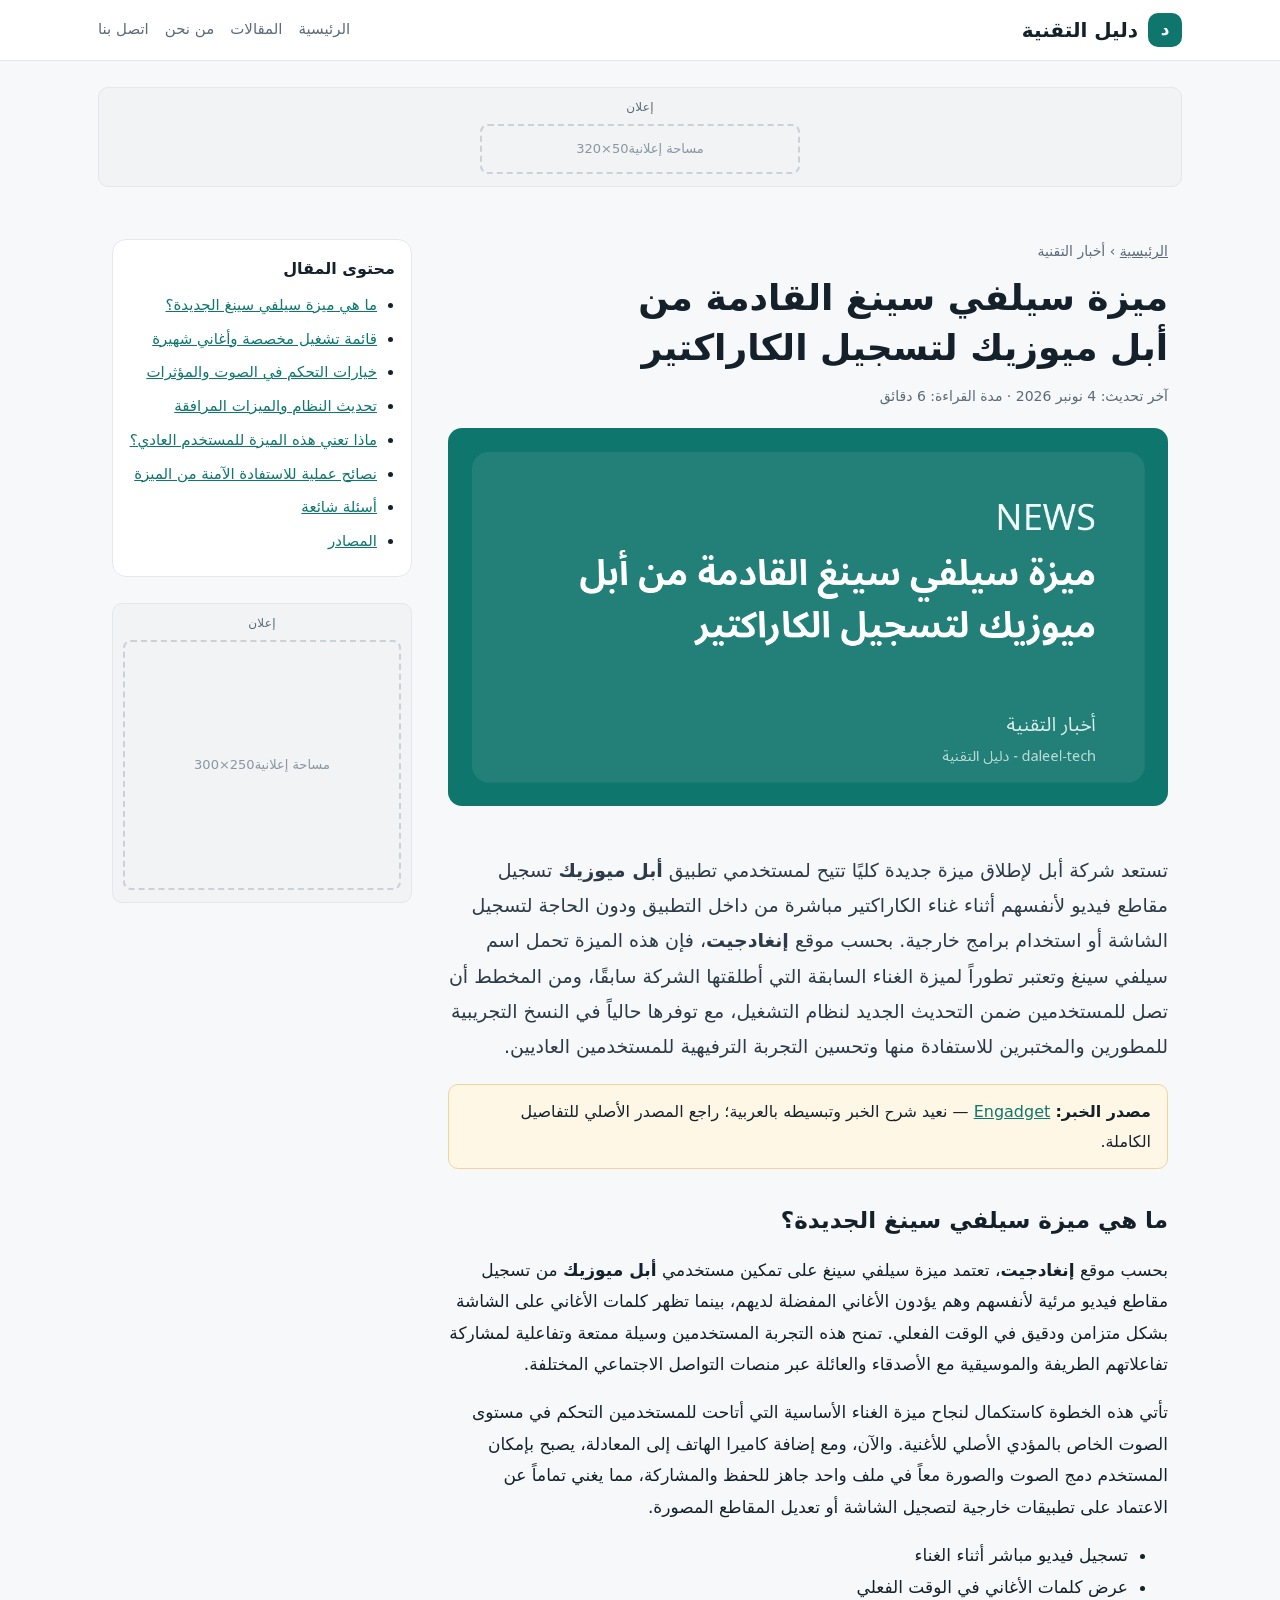
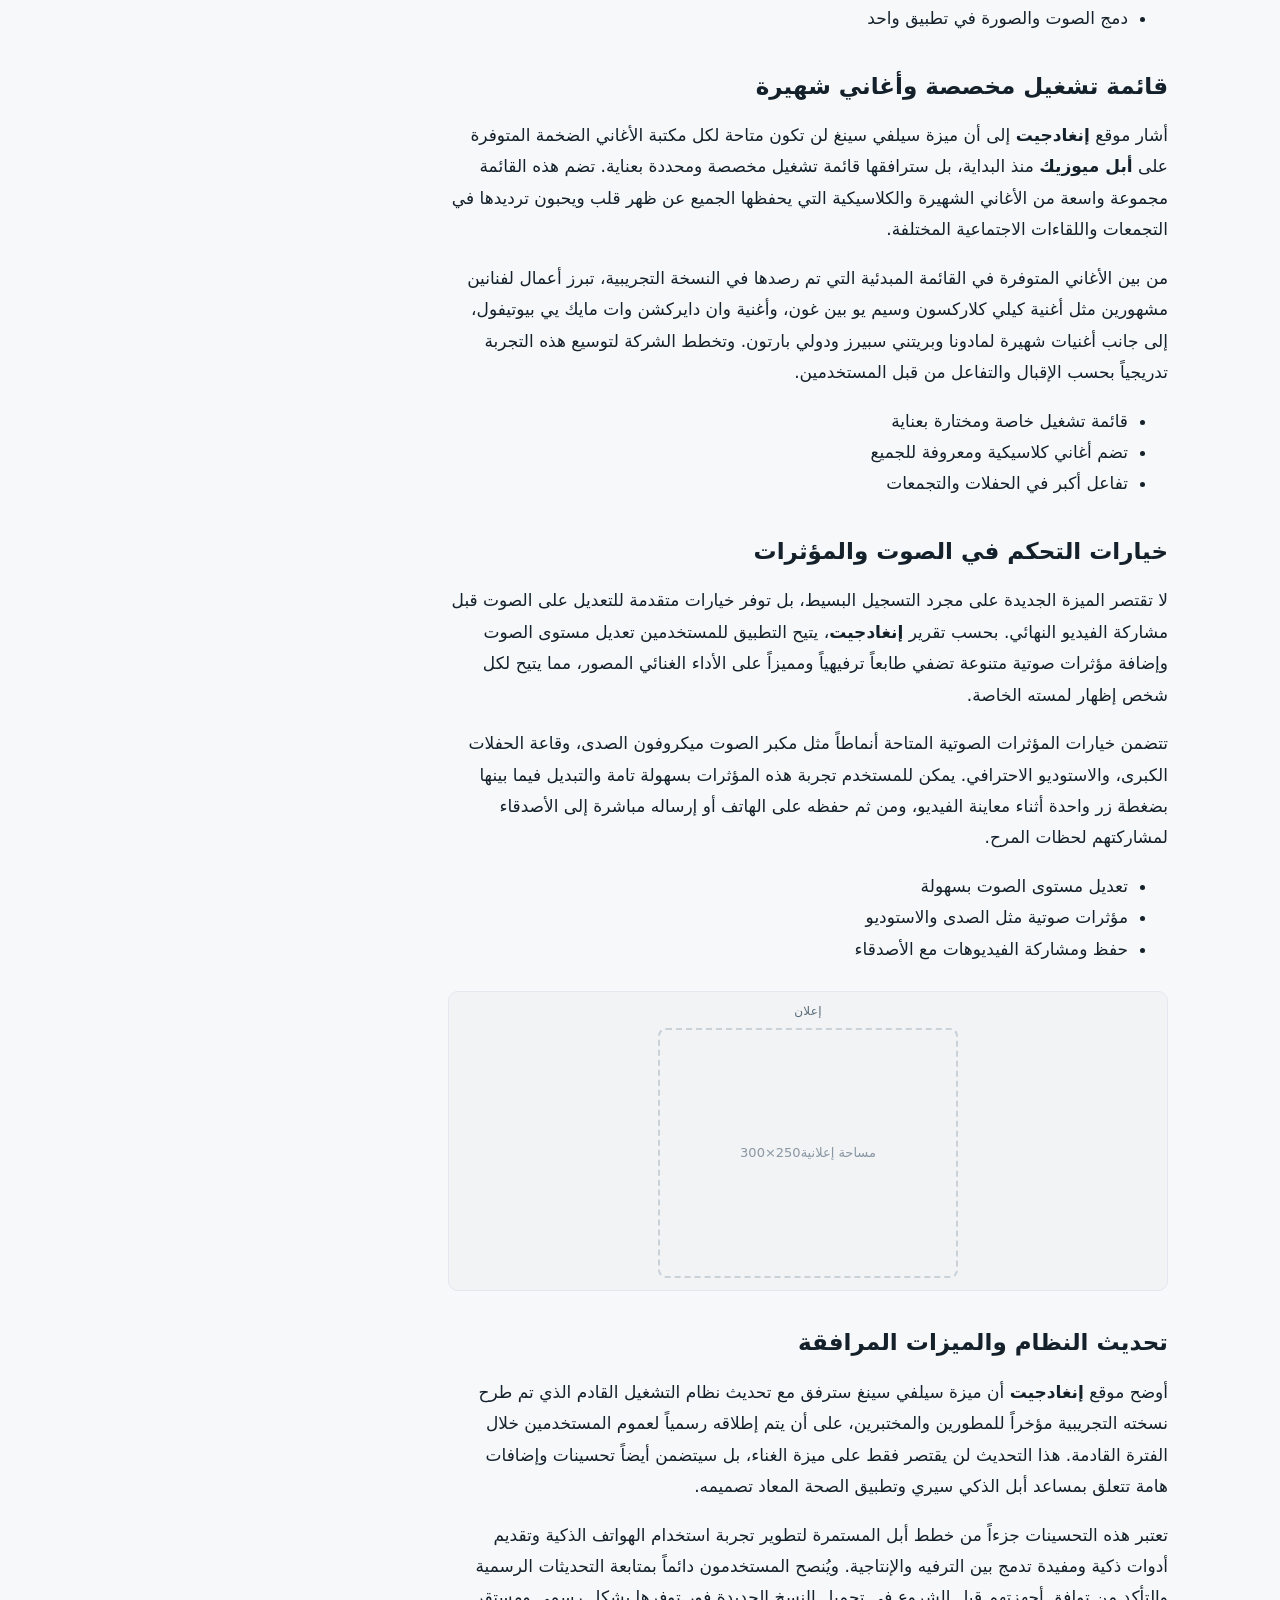
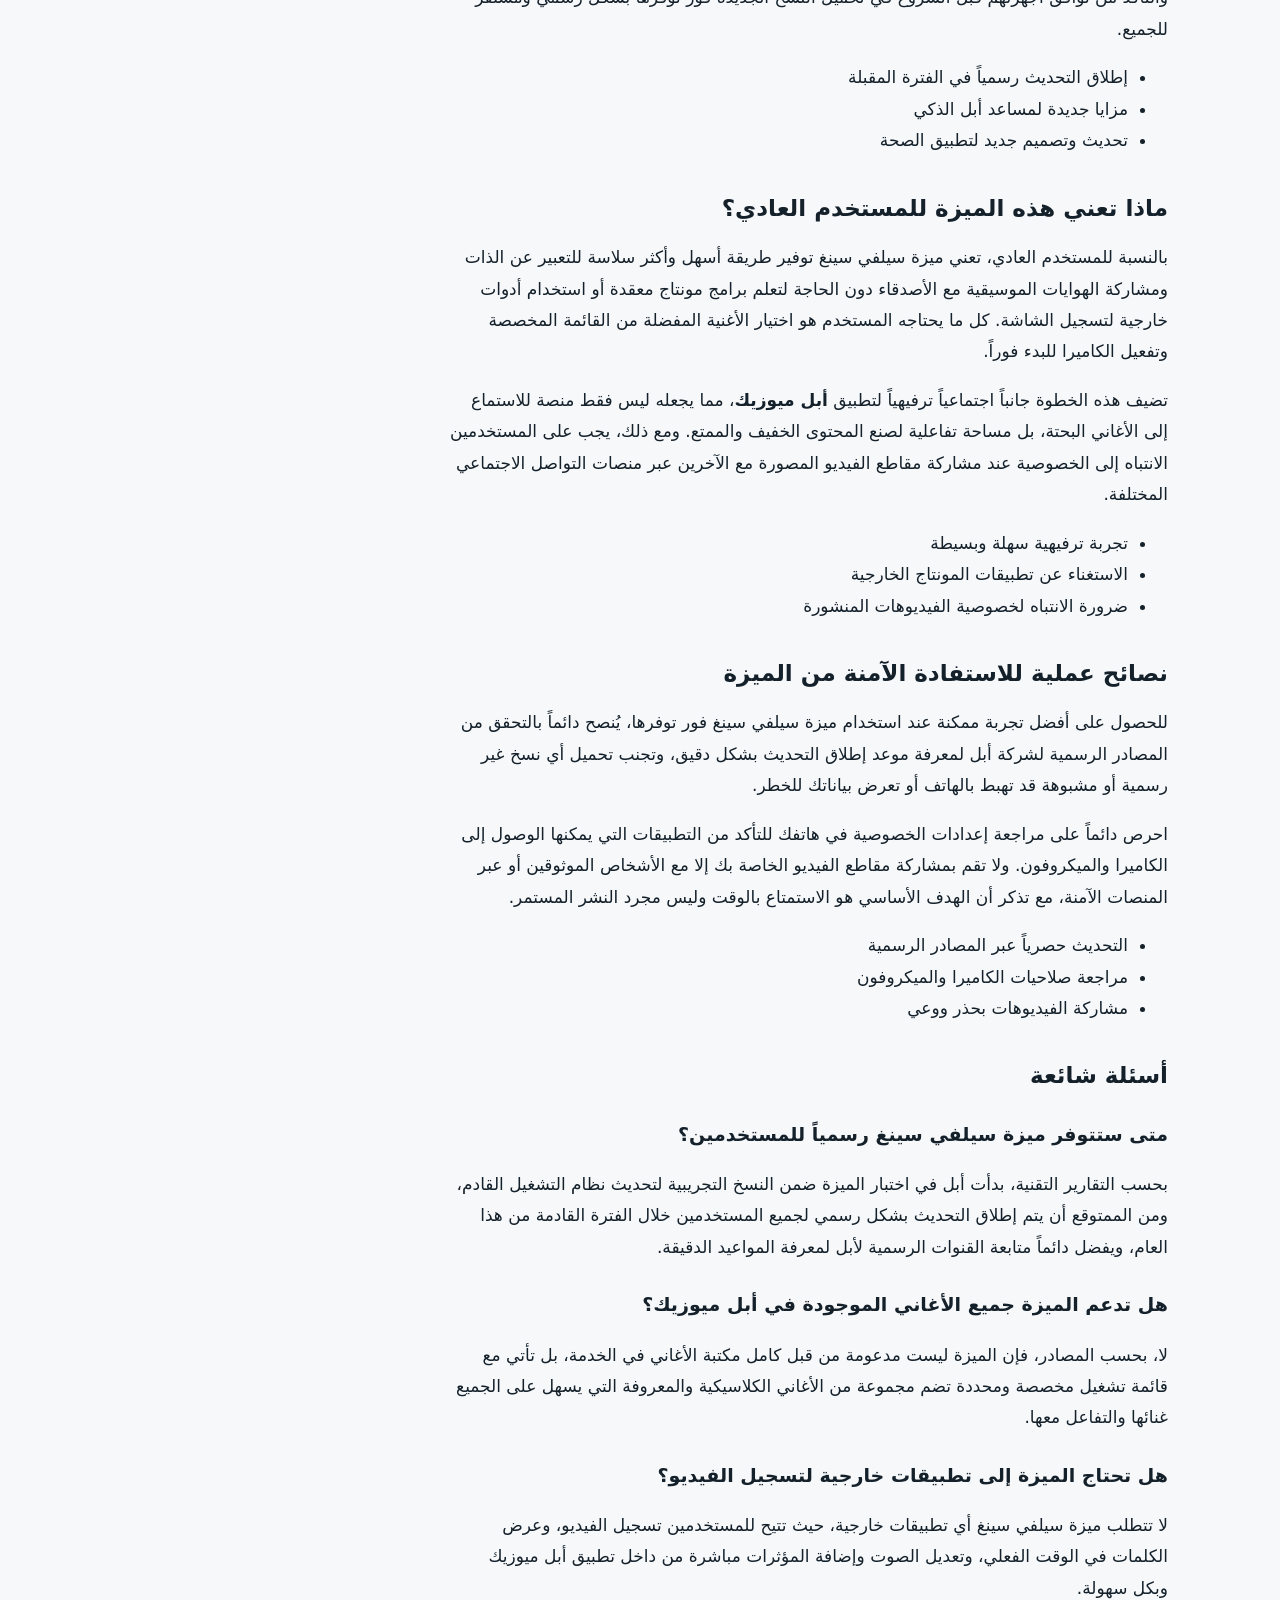
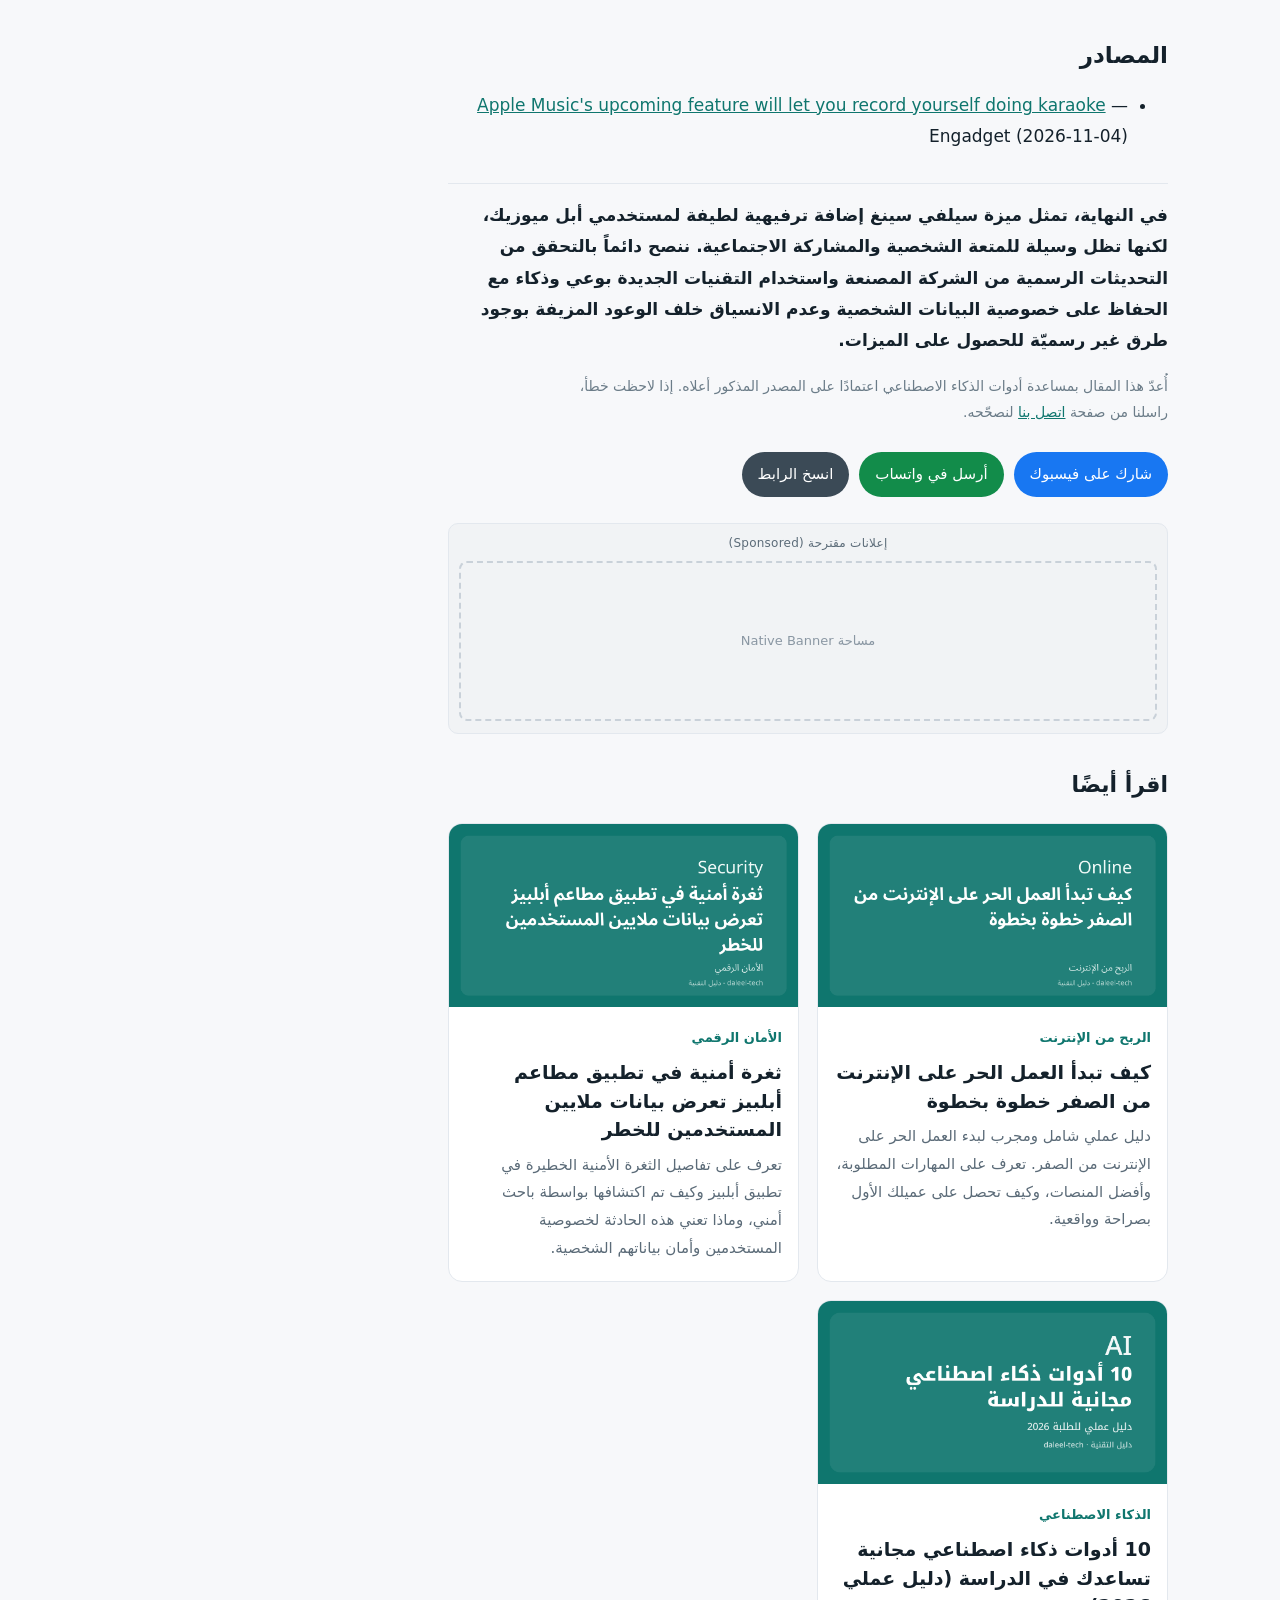
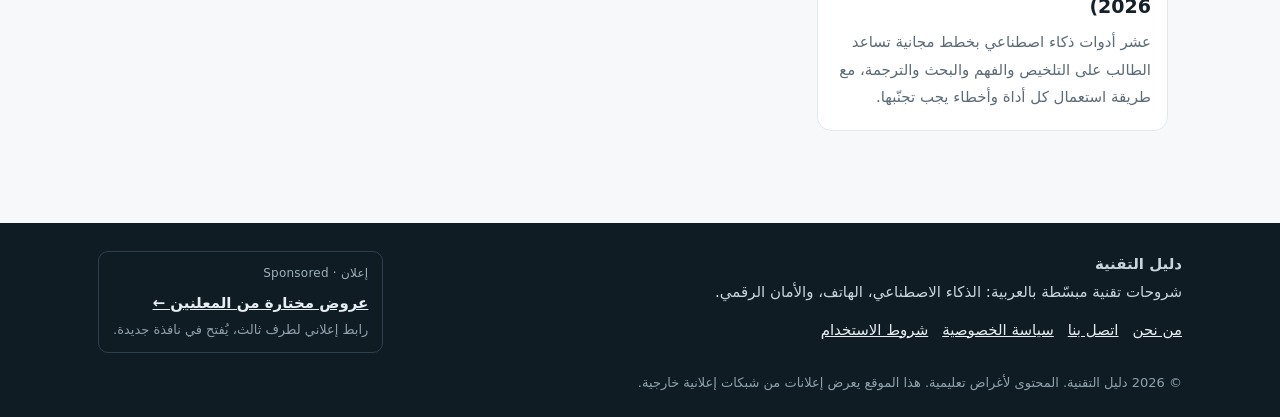
<file: apple-music-selfie-sing-feature.html>
<!doctype html>
<html lang="ar" dir="rtl">
<head>
<meta charset="utf-8">
<meta name="viewport" content="width=device-width, initial-scale=1">
<title>ميزة سيلفي سينغ القادمة من أبل ميوزيك لتسجيل الكاراكتير | دليل التقنية</title>
<meta name="description" content="تعرف على ميزة سيلفي سينغ القادمة إلى تطبيق أبل ميوزيك لتسجيل عروض الكاراكتير بالفيديو، وتفاصيل الميزات الجديدة في التحديث القادم من أبل.">
<link rel="canonical" href="https://wynm.github.io/agenhq/apple-music-selfie-sing-feature.html">
<meta name="clickaine-site-verification" content="f5ba98b6756eb503f321cc8fbdf05f2835de8df2d45303060dd83e6c0fe429079fd2e927cec5ce80ad86c2e3172e13b832f202ecb557f3a18af8d8fcc2b6a148" />
<meta name="robots" content="index, follow">
<meta name="theme-color" content="#0f766e">
<meta property="og:locale" content="ar_AR">
<meta property="og:site_name" content="دليل التقنية">
<meta property="og:type" content="article">
<meta property="og:title" content="ميزة سيلفي سينغ القادمة من أبل ميوزيك لتسجيل الكاراكتير">
<meta property="og:description" content="تعرف على ميزة سيلفي سينغ القادمة إلى تطبيق أبل ميوزيك لتسجيل عروض الكاراكتير بالفيديو، وتفاصيل الميزات الجديدة في التحديث القادم من أبل.">
<meta property="og:url" content="https://wynm.github.io/agenhq/apple-music-selfie-sing-feature.html">
<meta property="og:image" content="https://wynm.github.io/agenhq/img/og-apple-music-selfie-sing-feature.png">
<meta property="og:image:width" content="1200">
<meta property="og:image:height" content="630">
<meta name="twitter:card" content="summary_large_image">
<link rel="icon" href="img/favicon.svg" type="image/svg+xml">
<link rel="stylesheet" href="style.css">
<script type="application/ld+json">{"@context": "https://schema.org", "@type": "Article", "headline": "ميزة سيلفي سينغ القادمة من أبل ميوزيك لتسجيل الكاراكتير", "description": "تعرف على ميزة سيلفي سينغ القادمة إلى تطبيق أبل ميوزيك لتسجيل عروض الكاراكتير بالفيديو، وتفاصيل الميزات الجديدة في التحديث القادم من أبل.", "inLanguage": "ar", "datePublished": "2026-11-04", "dateModified": "2026-11-04", "image": "https://wynm.github.io/agenhq/img/og-apple-music-selfie-sing-feature.png", "author": {"@type": "Organization", "name": "دليل التقنية"}, "publisher": {"@type": "Organization", "name": "دليل التقنية"}, "mainEntityOfPage": "https://wynm.github.io/agenhq/apple-music-selfie-sing-feature.html"}</script>
<link rel="alternate" type="application/rss+xml" title="دليل التقنية" href="feed.xml">
<!-- ADSTERRA_HEAD_CODES: إلا عطاتك شي شبكة كود خاصو يتحط فـ head، حطو هنا -->
</head>
<body>
<header class="site-header"><div class="wrap">
  <a class="logo" href="index.html"><span class="logo-mark">د</span>دليل التقنية</a>
  <nav class="nav"><a href="index.html">الرئيسية</a><a class="hide-sm" href="index.html#articles">المقالات</a><a href="about.html">من نحن</a><a href="contact.html">اتصل بنا</a></nav>
</div></header>
<div class="wrap"><div class="ad-slot ad-320x50">
  <span class="ad-label">إعلان</span>
  <!-- ADSTERRA_BANNER_320x50: الصق هنا كود Banner 320x50 من Adsterra -->
  <!-- احذف السطر الموالي (ad-placeholder) بعد لصق الكود -->
  <div class="ad-placeholder">مساحة إعلانية <bdi dir="ltr">320×50</bdi></div>
</div>
<div class="layout">
<article>
  <div class="crumbs"><a href="index.html">الرئيسية</a> › أخبار التقنية</div>
  <h1>ميزة سيلفي سينغ القادمة من أبل ميوزيك لتسجيل الكاراكتير</h1>
  <div class="meta">آخر تحديث: 4 نونبر 2026 · مدة القراءة: 6 دقائق</div>
  <img class="cover" src="img/og-apple-music-selfie-sing-feature.png" alt="ميزة سيلفي سينغ في أبل ميوزيك" width="1200" height="630">
  <p class="lead">تستعد شركة أبل لإطلاق ميزة جديدة كليًا تتيح لمستخدمي تطبيق <strong>أبل ميوزيك</strong> تسجيل مقاطع فيديو لأنفسهم أثناء غناء الكاراكتير مباشرة من داخل التطبيق ودون الحاجة لتسجيل الشاشة أو استخدام برامج خارجية. بحسب موقع <strong>إنغادجيت</strong>، فإن هذه الميزة تحمل اسم سيلفي سينغ وتعتبر تطوراً لميزة الغناء السابقة التي أطلقتها الشركة سابقًا، ومن المخطط أن تصل للمستخدمين ضمن التحديث الجديد لنظام التشغيل، مع توفرها حالياً في النسخ التجريبية للمطورين والمختبرين للاستفادة منها وتحسين التجربة الترفيهية للمستخدمين العاديين.</p>
<div class="note"><strong>مصدر الخبر:</strong> <a href="https://www.engadget.com/2306269/apple-music-selfie-sing-karaoke-video/" target="_blank" rel="noopener nofollow">Engadget</a> — نعيد شرح الخبر وتبسيطه بالعربية؛ راجع المصدر الأصلي للتفاصيل الكاملة.</div>

<h2 id="s1">ما هي ميزة سيلفي سينغ الجديدة؟</h2>
<p>بحسب موقع <strong>إنغادجيت</strong>، تعتمد ميزة سيلفي سينغ على تمكين مستخدمي <strong>أبل ميوزيك</strong> من تسجيل مقاطع فيديو مرئية لأنفسهم وهم يؤدون الأغاني المفضلة لديهم، بينما تظهر كلمات الأغاني على الشاشة بشكل متزامن ودقيق في الوقت الفعلي. تمنح هذه التجربة المستخدمين وسيلة ممتعة وتفاعلية لمشاركة تفاعلاتهم الطريفة والموسيقية مع الأصدقاء والعائلة عبر منصات التواصل الاجتماعي المختلفة.</p>
<p>تأتي هذه الخطوة كاستكمال لنجاح ميزة الغناء الأساسية التي أتاحت للمستخدمين التحكم في مستوى الصوت الخاص بالمؤدي الأصلي للأغنية. والآن، ومع إضافة كاميرا الهاتف إلى المعادلة، يصبح بإمكان المستخدم دمج الصوت والصورة معاً في ملف واحد جاهز للحفظ والمشاركة، مما يغني تماماً عن الاعتماد على تطبيقات خارجية لتصجيل الشاشة أو تعديل المقاطع المصورة.</p>
<ul>
<li>تسجيل فيديو مباشر أثناء الغناء</li>
<li>عرض كلمات الأغاني في الوقت الفعلي</li>
<li>دمج الصوت والصورة في تطبيق واحد</li>
</ul>

<h2 id="s2">قائمة تشغيل مخصصة وأغاني شهيرة</h2>
<p>أشار موقع <strong>إنغادجيت</strong> إلى أن ميزة سيلفي سينغ لن تكون متاحة لكل مكتبة الأغاني الضخمة المتوفرة على <strong>أبل ميوزيك</strong> منذ البداية، بل سترافقها قائمة تشغيل مخصصة ومحددة بعناية. تضم هذه القائمة مجموعة واسعة من الأغاني الشهيرة والكلاسيكية التي يحفظها الجميع عن ظهر قلب ويحبون ترديدها في التجمعات واللقاءات الاجتماعية المختلفة.</p>
<p>من بين الأغاني المتوفرة في القائمة المبدئية التي تم رصدها في النسخة التجريبية، تبرز أعمال لفنانين مشهورين مثل أغنية كيلي كلاركسون وسيم يو بين غون، وأغنية وان دايركشن وات مايك يي بيوتيفول، إلى جانب أغنيات شهيرة لمادونا وبريتني سبيرز ودولي بارتون. وتخطط الشركة لتوسيع هذه التجربة تدريجياً بحسب الإقبال والتفاعل من قبل المستخدمين.</p>
<ul>
<li>قائمة تشغيل خاصة ومختارة بعناية</li>
<li>تضم أغاني كلاسيكية ومعروفة للجميع</li>
<li>تفاعل أكبر في الحفلات والتجمعات</li>
</ul>

<h2 id="s3">خيارات التحكم في الصوت والمؤثرات</h2>
<p>لا تقتصر الميزة الجديدة على مجرد التسجيل البسيط، بل توفر خيارات متقدمة للتعديل على الصوت قبل مشاركة الفيديو النهائي. بحسب تقرير <strong>إنغادجيت</strong>، يتيح التطبيق للمستخدمين تعديل مستوى الصوت وإضافة مؤثرات صوتية متنوعة تضفي طابعاً ترفيهياً ومميزاً على الأداء الغنائي المصور، مما يتيح لكل شخص إظهار لمسته الخاصة.</p>
<p>تتضمن خيارات المؤثرات الصوتية المتاحة أنماطاً مثل مكبر الصوت ميكروفون الصدى، وقاعة الحفلات الكبرى، والاستوديو الاحترافي. يمكن للمستخدم تجربة هذه المؤثرات بسهولة تامة والتبديل فيما بينها بضغطة زر واحدة أثناء معاينة الفيديو، ومن ثم حفظه على الهاتف أو إرساله مباشرة إلى الأصدقاء لمشاركتهم لحظات المرح.</p>
<ul>
<li>تعديل مستوى الصوت بسهولة</li>
<li>مؤثرات صوتية مثل الصدى والاستوديو</li>
<li>حفظ ومشاركة الفيديوهات مع الأصدقاء</li>
</ul>

<div class="ad-slot ad-300x250">
  <span class="ad-label">إعلان</span>
  <!-- ADSTERRA_BANNER_300x250: الصق هنا كود Banner 300x250 من Adsterra -->
  <!-- احذف السطر الموالي (ad-placeholder) بعد لصق الكود -->
  <div class="ad-placeholder">مساحة إعلانية <bdi dir="ltr">300×250</bdi></div>
</div>

<h2 id="s4">تحديث النظام والميزات المرافقة</h2>
<p>أوضح موقع <strong>إنغادجيت</strong> أن ميزة سيلفي سينغ سترفق مع تحديث نظام التشغيل القادم الذي تم طرح نسخته التجريبية مؤخراً للمطورين والمختبرين، على أن يتم إطلاقه رسمياً لعموم المستخدمين خلال الفترة القادمة. هذا التحديث لن يقتصر فقط على ميزة الغناء، بل سيتضمن أيضاً تحسينات وإضافات هامة تتعلق بمساعد أبل الذكي سيري وتطبيق الصحة المعاد تصميمه.</p>
<p>تعتبر هذه التحسينات جزءاً من خطط أبل المستمرة لتطوير تجربة استخدام الهواتف الذكية وتقديم أدوات ذكية ومفيدة تدمج بين الترفيه والإنتاجية. ويُنصح المستخدمون دائماً بمتابعة التحديثات الرسمية والتأكد من توافق أجهزتهم قبل الشروع في تحميل النسخ الجديدة فور توفرها بشكل رسمي ومستقر للجميع.</p>
<ul>
<li>إطلاق التحديث رسمياً في الفترة المقبلة</li>
<li>مزايا جديدة لمساعد أبل الذكي</li>
<li>تحديث وتصميم جديد لتطبيق الصحة</li>
</ul>

<h2 id="s5">ماذا تعني هذه الميزة للمستخدم العادي؟</h2>
<p>بالنسبة للمستخدم العادي، تعني ميزة سيلفي سينغ توفير طريقة أسهل وأكثر سلاسة للتعبير عن الذات ومشاركة الهوايات الموسيقية مع الأصدقاء دون الحاجة لتعلم برامج مونتاج معقدة أو استخدام أدوات خارجية لتسجيل الشاشة. كل ما يحتاجه المستخدم هو اختيار الأغنية المفضلة من القائمة المخصصة وتفعيل الكاميرا للبدء فوراً.</p>
<p>تضيف هذه الخطوة جانباً اجتماعياً ترفيهياً لتطبيق <strong>أبل ميوزيك</strong>، مما يجعله ليس فقط منصة للاستماع إلى الأغاني البحتة، بل مساحة تفاعلية لصنع المحتوى الخفيف والممتع. ومع ذلك، يجب على المستخدمين الانتباه إلى الخصوصية عند مشاركة مقاطع الفيديو المصورة مع الآخرين عبر منصات التواصل الاجتماعي المختلفة.</p>
<ul>
<li>تجربة ترفيهية سهلة وبسيطة</li>
<li>الاستغناء عن تطبيقات المونتاج الخارجية</li>
<li>ضرورة الانتباه لخصوصية الفيديوهات المنشورة</li>
</ul>

<h2 id="s6">نصائح عملية للاستفادة الآمنة من الميزة</h2>
<p>للحصول على أفضل تجربة ممكنة عند استخدام ميزة سيلفي سينغ فور توفرها، يُنصح دائماً بالتحقق من المصادر الرسمية لشركة أبل لمعرفة موعد إطلاق التحديث بشكل دقيق، وتجنب تحميل أي نسخ غير رسمية أو مشبوهة قد تهبط بالهاتف أو تعرض بياناتك للخطر.</p>
<p>احرص دائماً على مراجعة إعدادات الخصوصية في هاتفك للتأكد من التطبيقات التي يمكنها الوصول إلى الكاميرا والميكروفون. ولا تقم بمشاركة مقاطع الفيديو الخاصة بك إلا مع الأشخاص الموثوقين أو عبر المنصات الآمنة، مع تذكر أن الهدف الأساسي هو الاستمتاع بالوقت وليس مجرد النشر المستمر.</p>
<ul>
<li>التحديث حصرياً عبر المصادر الرسمية</li>
<li>مراجعة صلاحيات الكاميرا والميكروفون</li>
<li>مشاركة الفيديوهات بحذر ووعي</li>
</ul>

<h2 id="faq">أسئلة شائعة</h2>
<h3>متى ستتوفر ميزة سيلفي سينغ رسمياً للمستخدمين؟</h3>
<p>بحسب التقارير التقنية، بدأت أبل في اختبار الميزة ضمن النسخ التجريبية لتحديث نظام التشغيل القادم، ومن الممتوقع أن يتم إطلاق التحديث بشكل رسمي لجميع المستخدمين خلال الفترة القادمة من هذا العام، ويفضل دائماً متابعة القنوات الرسمية لأبل لمعرفة المواعيد الدقيقة.</p>
<h3>هل تدعم الميزة جميع الأغاني الموجودة في أبل ميوزيك؟</h3>
<p>لا، بحسب المصادر، فإن الميزة ليست مدعومة من قبل كامل مكتبة الأغاني في الخدمة، بل تأتي مع قائمة تشغيل مخصصة ومحددة تضم مجموعة من الأغاني الكلاسيكية والمعروفة التي يسهل على الجميع غنائها والتفاعل معها.</p>
<h3>هل تحتاج الميزة إلى تطبيقات خارجية لتسجيل الفيديو؟</h3>
<p>لا تتطلب ميزة سيلفي سينغ أي تطبيقات خارجية، حيث تتيح للمستخدمين تسجيل الفيديو، وعرض الكلمات في الوقت الفعلي، وتعديل الصوت وإضافة المؤثرات مباشرة من داخل تطبيق أبل ميوزيك وبكل سهولة.</p>

<h2 id="sources">المصادر</h2>
<ul><li><a href="https://www.engadget.com/2306269/apple-music-selfie-sing-karaoke-video/" target="_blank" rel="noopener nofollow">Apple Music&#x27;s upcoming feature will let you record yourself doing karaoke</a> — Engadget (2026-11-04)</li></ul>

<p class="outro">في النهاية، تمثل ميزة سيلفي سينغ إضافة ترفيهية لطيفة لمستخدمي أبل ميوزيك، لكنها تظل وسيلة للمتعة الشخصية والمشاركة الاجتماعية. ننصح دائماً بالتحقق من التحديثات الرسمية من الشركة المصنعة واستخدام التقنيات الجديدة بوعي وذكاء مع الحفاظ على خصوصية البيانات الشخصية وعدم الانسياق خلف الوعود المزيفة بوجود طرق غير رسميّة للحصول على الميزات.</p>
<p style="font-size:14px;color:#6b7c88">أُعدّ هذا المقال بمساعدة أدوات الذكاء الاصطناعي اعتمادًا على المصدر المذكور أعلاه. إذا لاحظت خطأ، راسلنا من صفحة <a href="contact.html">اتصل بنا</a> لنصحّحه.</p>
  <div class="share">
    <a class="fb" href="https://www.facebook.com/sharer/sharer.php?u=https%3A//wynm.github.io/agenhq/apple-music-selfie-sing-feature.html" target="_blank" rel="noopener">شارك على فيسبوك</a>
    <a class="wa" href="https://wa.me/?text=%D9%85%D9%8A%D8%B2%D8%A9%20%D8%B3%D9%8A%D9%84%D9%81%D9%8A%20%D8%B3%D9%8A%D9%86%D8%BA%20%D8%A7%D9%84%D9%82%D8%A7%D8%AF%D9%85%D8%A9%20%D9%85%D9%86%20%D8%A3%D8%A8%D9%84%20%D9%85%D9%8A%D9%88%D8%B2%D9%8A%D9%83%20%D9%84%D8%AA%D8%B3%D8%AC%D9%8A%D9%84%20%D8%A7%D9%84%D9%83%D8%A7%D8%B1%D8%A7%D9%83%D8%AA%D9%8A%D8%B1%20https%3A//wynm.github.io/agenhq/apple-music-selfie-sing-feature.html" target="_blank" rel="noopener">أرسل في واتساب</a>
    <button class="cp" type="button">انسخ الرابط</button>
  </div>
  <div class="ad-slot ad-native">
  <span class="ad-label">إعلانات مقترحة (Sponsored)</span>
  <!-- ADSTERRA_NATIVE_BANNER: الصق هنا كود Native Banner من Adsterra (السكريبت + div) -->
  <!-- احذف السطر الموالي (ad-placeholder) بعد لصق الكود -->
  <div class="ad-placeholder">مساحة Native Banner</div>
</div>
  <h2 class="section-title">اقرأ أيضًا</h2>
  <div class="grid"><a class="card" href="how-to-start-freelancing-from-scratch.html">
  <img src="img/og-how-to-start-freelancing-from-scratch.png" alt="دليل العمل الحر للمبتدئين" loading="lazy" width="1200" height="630">
  <div class="body"><span class="tag">الربح من الإنترنت</span><h3>كيف تبدأ العمل الحر على الإنترنت من الصفر خطوة بخطوة</h3><p>دليل عملي شامل ومجرب لبدء العمل الحر على الإنترنت من الصفر. تعرف على المهارات المطلوبة، وأفضل المنصات، وكيف تحصل على عميلك الأول بصراحة وواقعية.</p></div></a><a class="card" href="applebees-app-security-flaw-data-exposure.html">
  <img src="img/og-applebees-app-security-flaw-data-exposure.png" alt="ثغرة في تطبيق أبلبيز" loading="lazy" width="1200" height="630">
  <div class="body"><span class="tag">الأمان الرقمي</span><h3>ثغرة أمنية في تطبيق مطاعم أبلبيز تعرض بيانات ملايين المستخدمين للخطر</h3><p>تعرف على تفاصيل الثغرة الأمنية الخطيرة في تطبيق أبلبيز وكيف تم اكتشافها بواسطة باحث أمني، وماذا تعني هذه الحادثة لخصوصية المستخدمين وأمان بياناتهم الشخصية.</p></div></a><a class="card" href="ai-tools-students.html">
  <img src="img/og-ai-tools-students.png" alt="أدوات ذكاء اصطناعي مجانية للطلبة" loading="lazy" width="1200" height="630">
  <div class="body"><span class="tag">الذكاء الاصطناعي</span><h3>10 أدوات ذكاء اصطناعي مجانية تساعدك في الدراسة (دليل عملي 2026)</h3><p>عشر أدوات ذكاء اصطناعي بخطط مجانية تساعد الطالب على التلخيص والفهم والبحث والترجمة، مع طريقة استعمال كل أداة وأخطاء يجب تجنّبها.</p></div></a></div>
</article>
<aside class="sidebar">
  <div class="box"><h3>محتوى المقال</h3><ul><li><a href="#s1">ما هي ميزة سيلفي سينغ الجديدة؟</a></li><li><a href="#s2">قائمة تشغيل مخصصة وأغاني شهيرة</a></li><li><a href="#s3">خيارات التحكم في الصوت والمؤثرات</a></li><li><a href="#s4">تحديث النظام والميزات المرافقة</a></li><li><a href="#s5">ماذا تعني هذه الميزة للمستخدم العادي؟</a></li><li><a href="#s6">نصائح عملية للاستفادة الآمنة من الميزة</a></li><li><a href="#faq">أسئلة شائعة</a></li><li><a href="#sources">المصادر</a></li></ul></div>
  <div class="ad-slot ad-sidebar">
  <span class="ad-label">إعلان</span>
  <!-- CLICKAINE_BANNER_OR_NATIVE: الصق هنا كود زون Clickaine (Banner أو Native) — يظهر فالحاسوب فقط -->
  <!-- احذف السطر الموالي (ad-placeholder) بعد لصق الكود -->
  <div class="ad-placeholder">مساحة إعلانية <bdi dir="ltr">300×250</bdi></div>
</div>
</aside>
</div></div>
<footer class="site-footer"><div class="wrap">
  <div class="foot-grid">
    <div><strong>دليل التقنية</strong><br>شروحات تقنية مبسّطة بالعربية: الذكاء الاصطناعي، الهاتف، والأمان الرقمي.
      <div class="foot-links" style="margin-top:10px"><a href="about.html">من نحن</a><a href="contact.html">اتصل بنا</a><a href="privacy.html">سياسة الخصوصية</a><a href="terms.html">شروط الاستخدام</a></div></div>
    <div class="sponsored-box">
      <span class="ad-label">إعلان · Sponsored</span>
      <!-- HILLTOPADS_DIRECTLINK: رابط إعلاني اختياري وواضح. لا تغيّر النص لشيء مضلل ولا تحوّلو لزر "تحميل". -->
      <a href="https://motionless-bus.com/OZwdbp" target="_blank" rel="sponsored nofollow noopener">عروض مختارة من المعلنين ←</a>
      <div style="font-size:13px;color:#8fa1ad">رابط إعلاني لطرف ثالث، يُفتح في نافذة جديدة.</div>
    </div>
  </div>
  <div class="copy">© 2026 دليل التقنية. المحتوى لأغراض تعليمية. هذا الموقع يعرض إعلانات من شبكات إعلانية خارجية.</div>
</div></footer>

<!-- ADSTERRA_SOCIAL_BAR: الصق هنا كود Social Bar (سكريبت واحد فقط).
     لا تضف معه In-Page Push ديال Clickaine فنفس الصفحة. -->
<!-- ADSTERRA_POPUNDER (اختياري، معطّل): لا تفعّله إذا كان الزوار جايين من فيسبوك/إنستغرام.
     سياسة Meta كتعتبر pop-ups/unders واجهة مضللة وتقدر تبلوكي روابط الدومين ديالك. -->
<script>
document.querySelectorAll('.cp').forEach(function(b){b.addEventListener('click',function(){
  navigator.clipboard&&navigator.clipboard.writeText(location.href).then(function(){b.textContent='تم نسخ الرابط ✓'});});});
</script>
</body></html>
</file>
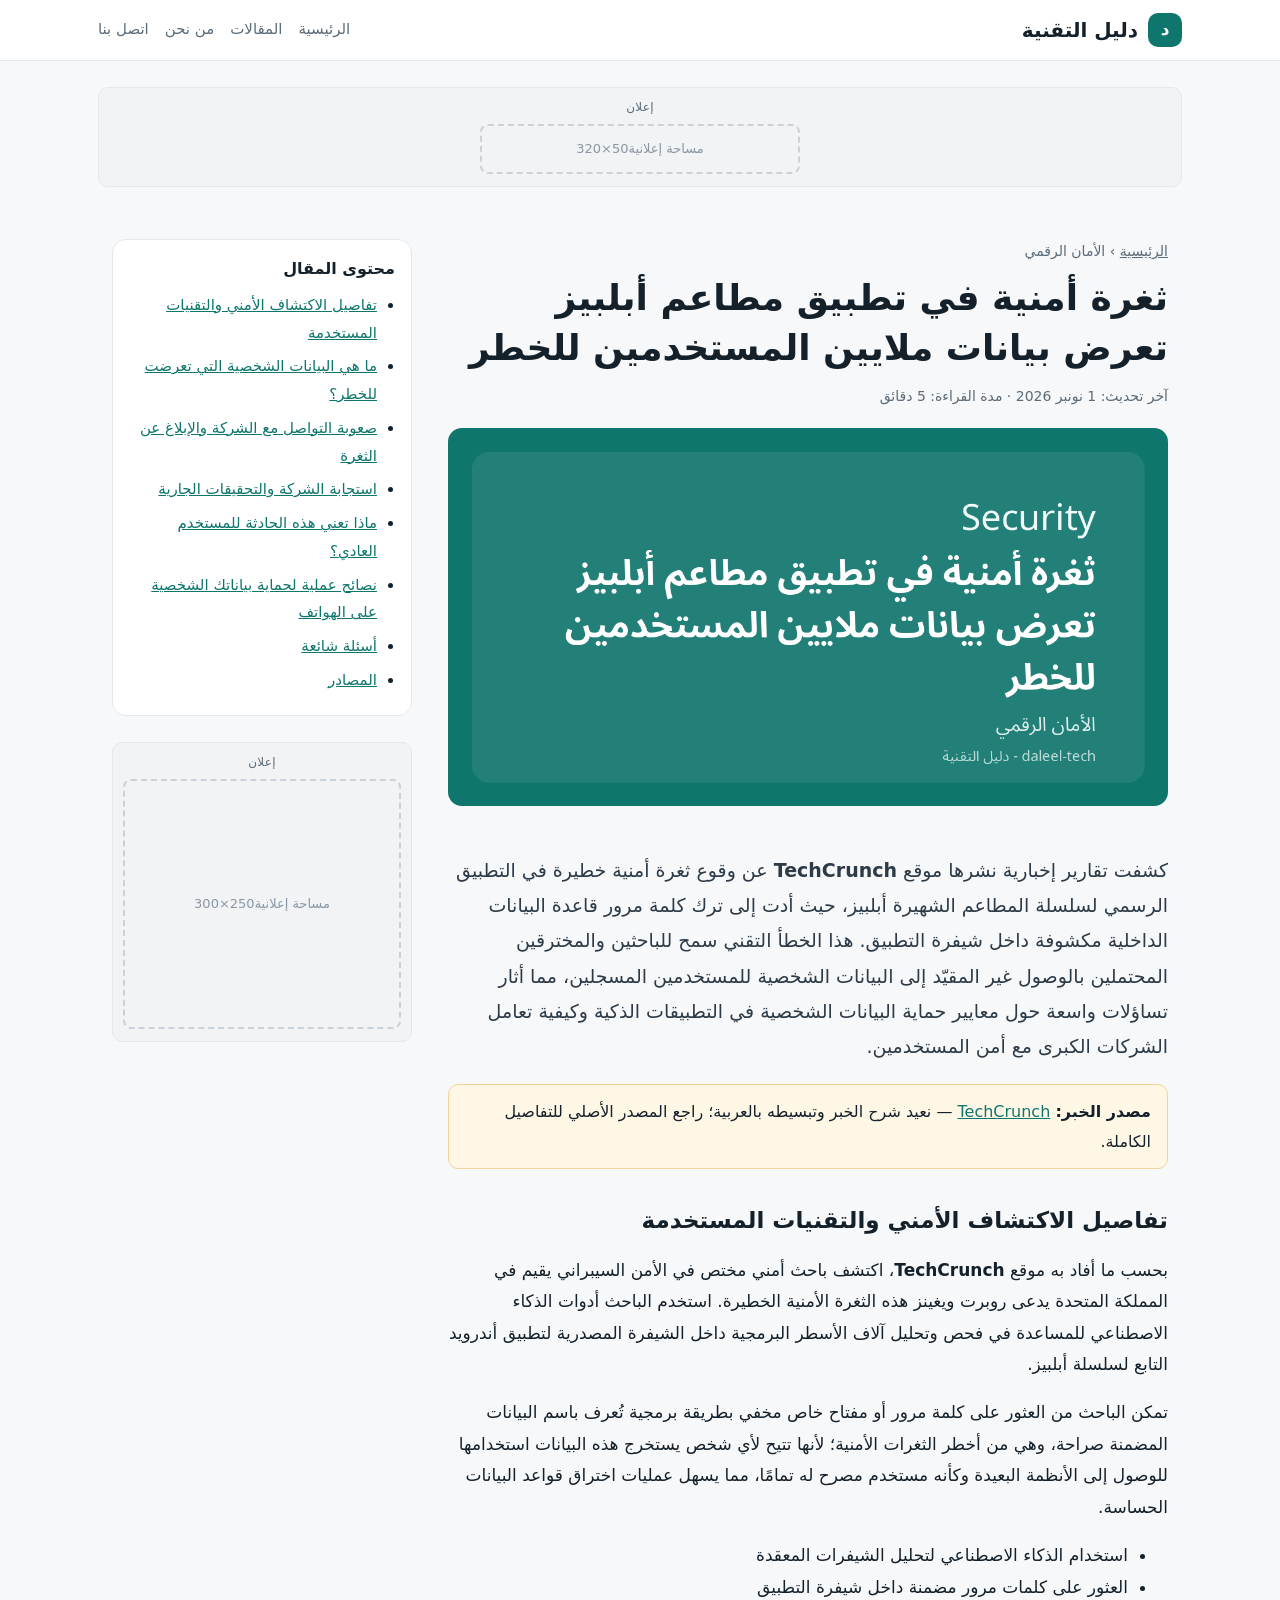
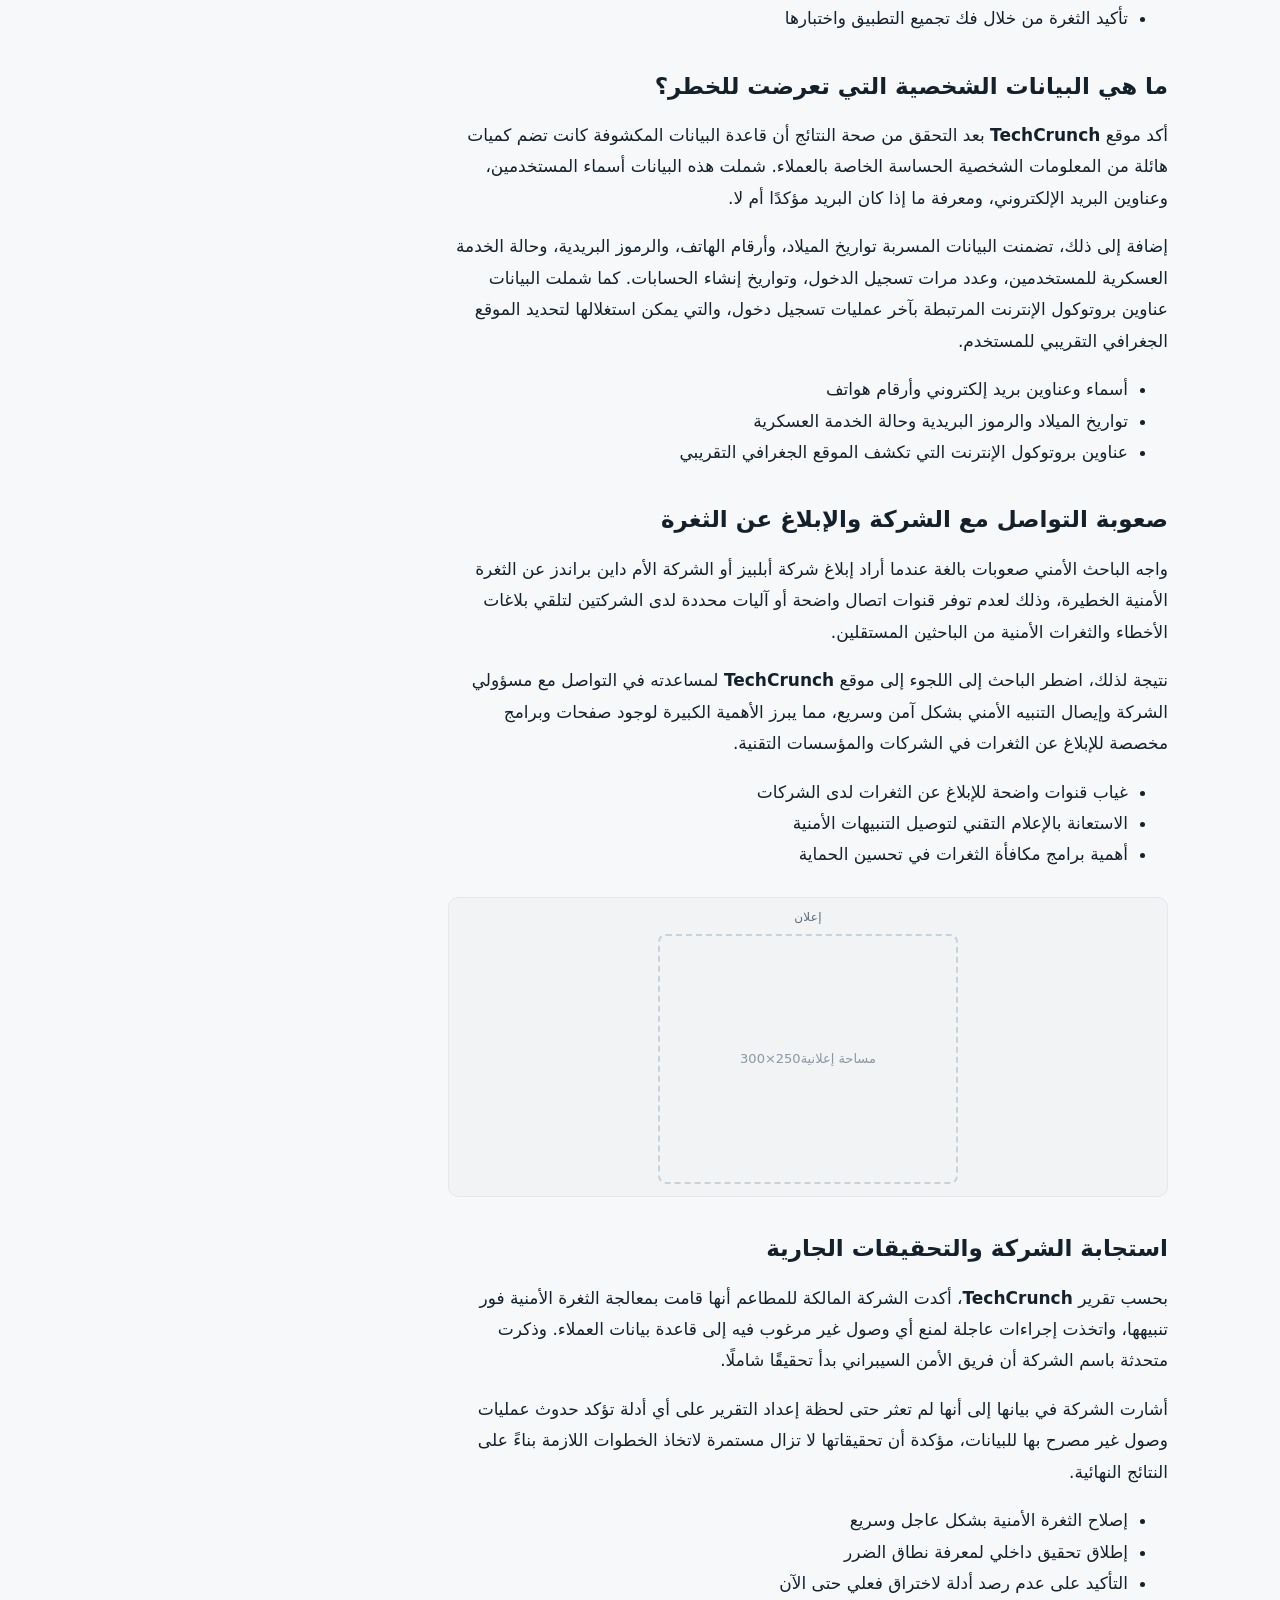
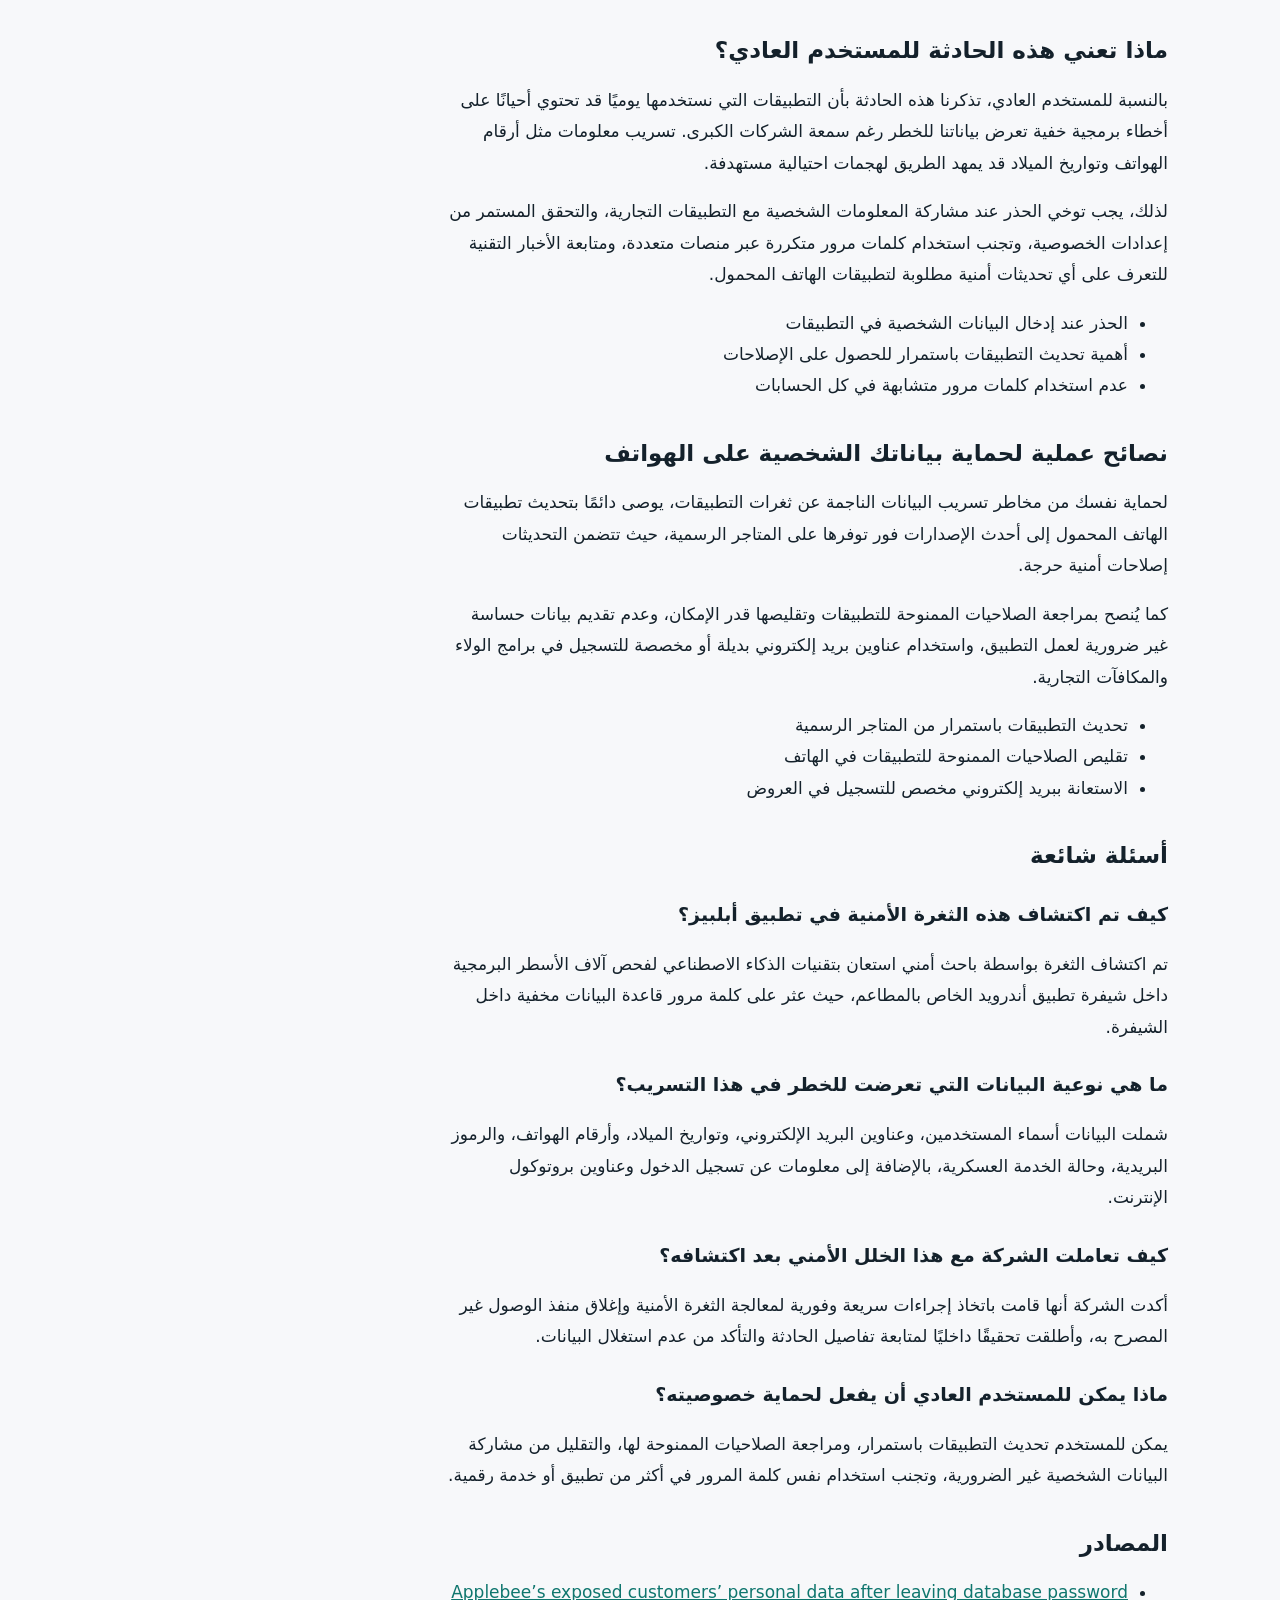
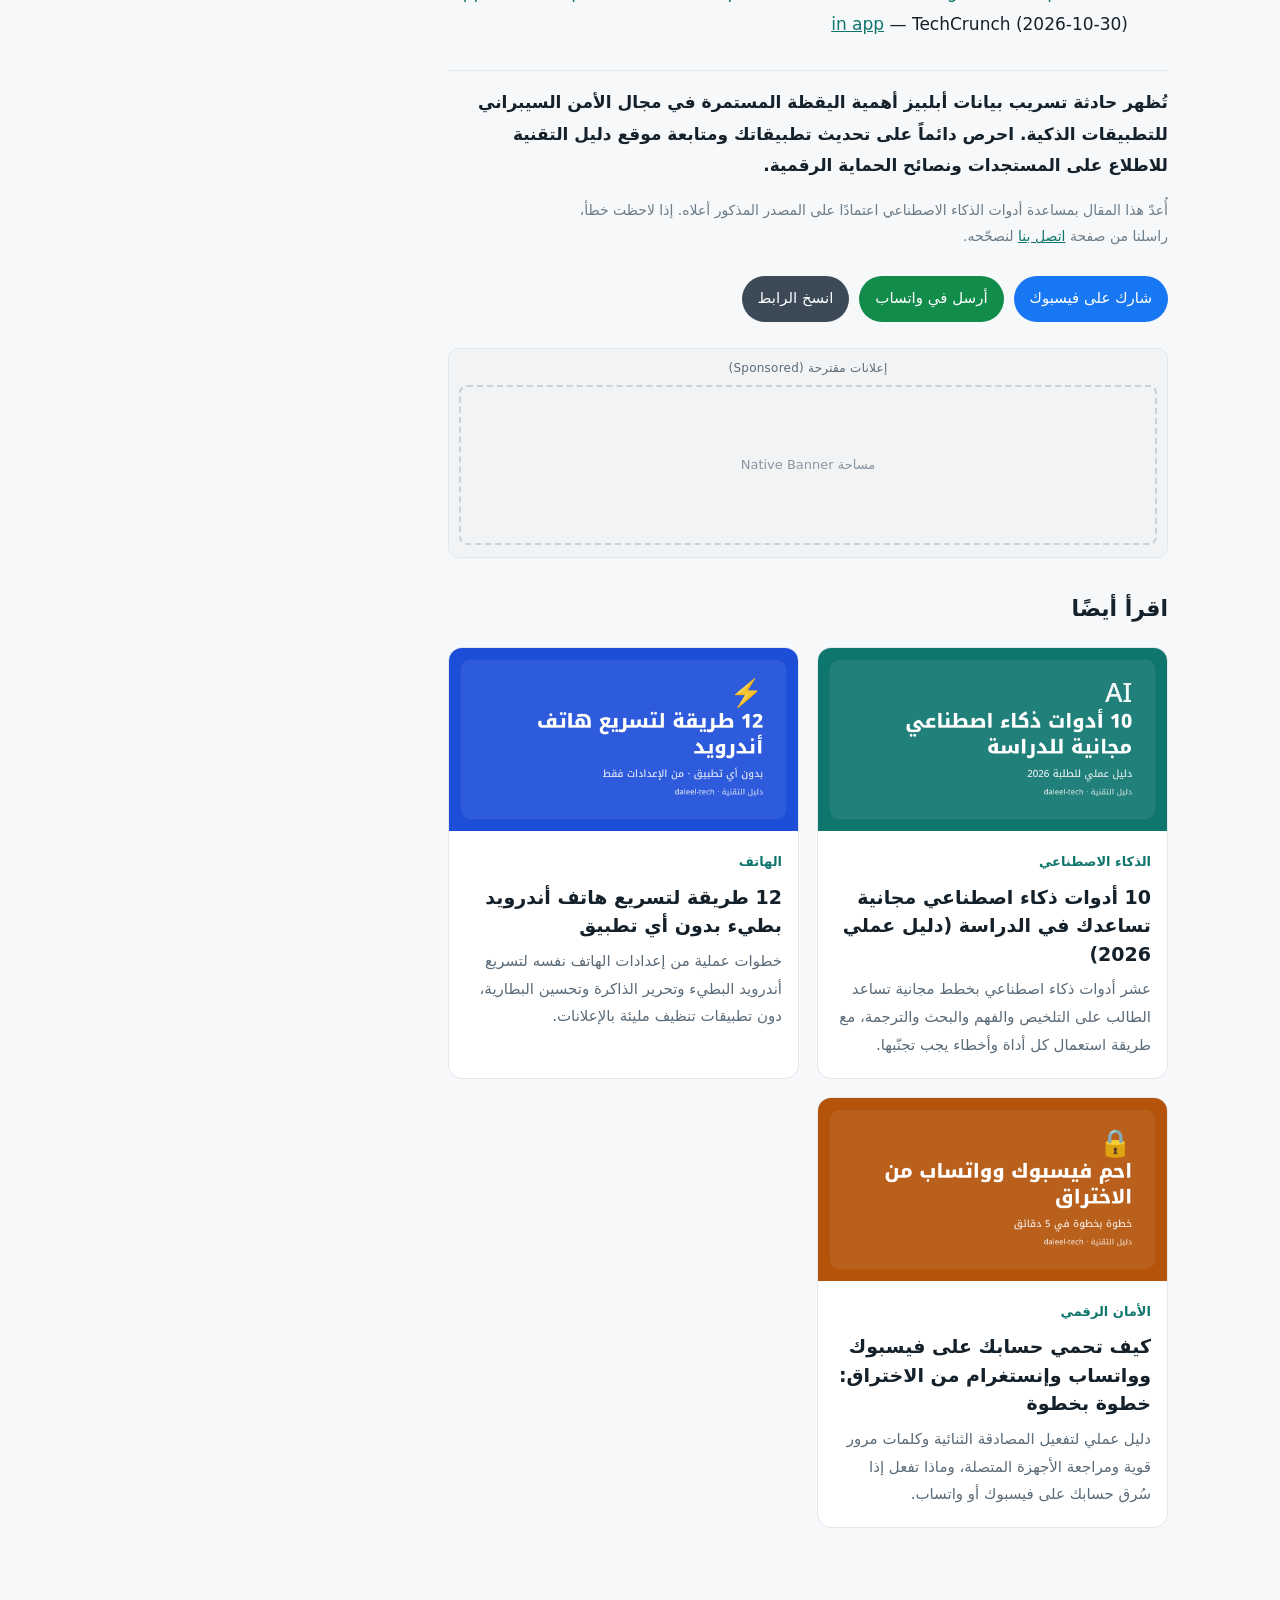
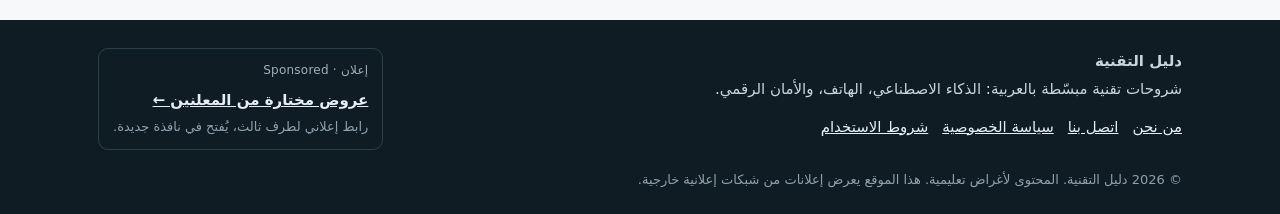
<file: applebees-app-security-flaw-data-exposure.html>
<!doctype html>
<html lang="ar" dir="rtl">
<head>
<meta charset="utf-8">
<meta name="viewport" content="width=device-width, initial-scale=1">
<title>ثغرة أمنية في تطبيق مطاعم أبلبيز تعرض بيانات ملايين المستخدمين للخطر | دليل التقنية</title>
<meta name="description" content="تعرف على تفاصيل الثغرة الأمنية الخطيرة في تطبيق أبلبيز وكيف تم اكتشافها بواسطة باحث أمني، وماذا تعني هذه الحادثة لخصوصية المستخدمين وأمان بياناتهم الشخصية.">
<link rel="canonical" href="https://wynm.github.io/agenhq/applebees-app-security-flaw-data-exposure.html">
<meta name="clickaine-site-verification" content="f5ba98b6756eb503f321cc8fbdf05f2835de8df2d45303060dd83e6c0fe429079fd2e927cec5ce80ad86c2e3172e13b832f202ecb557f3a18af8d8fcc2b6a148" />
<meta name="robots" content="index, follow">
<meta name="theme-color" content="#0f766e">
<meta property="og:locale" content="ar_AR">
<meta property="og:site_name" content="دليل التقنية">
<meta property="og:type" content="article">
<meta property="og:title" content="ثغرة أمنية في تطبيق مطاعم أبلبيز تعرض بيانات ملايين المستخدمين للخطر">
<meta property="og:description" content="تعرف على تفاصيل الثغرة الأمنية الخطيرة في تطبيق أبلبيز وكيف تم اكتشافها بواسطة باحث أمني، وماذا تعني هذه الحادثة لخصوصية المستخدمين وأمان بياناتهم الشخصية.">
<meta property="og:url" content="https://wynm.github.io/agenhq/applebees-app-security-flaw-data-exposure.html">
<meta property="og:image" content="https://wynm.github.io/agenhq/img/og-applebees-app-security-flaw-data-exposure.png">
<meta property="og:image:width" content="1200">
<meta property="og:image:height" content="630">
<meta name="twitter:card" content="summary_large_image">
<link rel="icon" href="img/favicon.svg" type="image/svg+xml">
<link rel="stylesheet" href="style.css">
<script type="application/ld+json">{"@context": "https://schema.org", "@type": "Article", "headline": "ثغرة أمنية في تطبيق مطاعم أبلبيز تعرض بيانات ملايين المستخدمين للخطر", "description": "تعرف على تفاصيل الثغرة الأمنية الخطيرة في تطبيق أبلبيز وكيف تم اكتشافها بواسطة باحث أمني، وماذا تعني هذه الحادثة لخصوصية المستخدمين وأمان بياناتهم الشخصية.", "inLanguage": "ar", "datePublished": "2026-11-01", "dateModified": "2026-11-01", "image": "https://wynm.github.io/agenhq/img/og-applebees-app-security-flaw-data-exposure.png", "author": {"@type": "Organization", "name": "دليل التقنية"}, "publisher": {"@type": "Organization", "name": "دليل التقنية"}, "mainEntityOfPage": "https://wynm.github.io/agenhq/applebees-app-security-flaw-data-exposure.html"}</script>
<link rel="alternate" type="application/rss+xml" title="دليل التقنية" href="feed.xml">
<!-- ADSTERRA_HEAD_CODES: إلا عطاتك شي شبكة كود خاصو يتحط فـ head، حطو هنا -->
</head>
<body>
<header class="site-header"><div class="wrap">
  <a class="logo" href="index.html"><span class="logo-mark">د</span>دليل التقنية</a>
  <nav class="nav"><a href="index.html">الرئيسية</a><a class="hide-sm" href="index.html#articles">المقالات</a><a href="about.html">من نحن</a><a href="contact.html">اتصل بنا</a></nav>
</div></header>
<div class="wrap"><div class="ad-slot ad-320x50">
  <span class="ad-label">إعلان</span>
  <!-- ADSTERRA_BANNER_320x50: الصق هنا كود Banner 320x50 من Adsterra -->
  <!-- احذف السطر الموالي (ad-placeholder) بعد لصق الكود -->
  <div class="ad-placeholder">مساحة إعلانية <bdi dir="ltr">320×50</bdi></div>
</div>
<div class="layout">
<article>
  <div class="crumbs"><a href="index.html">الرئيسية</a> › الأمان الرقمي</div>
  <h1>ثغرة أمنية في تطبيق مطاعم أبلبيز تعرض بيانات ملايين المستخدمين للخطر</h1>
  <div class="meta">آخر تحديث: 1 نونبر 2026 · مدة القراءة: 5 دقائق</div>
  <img class="cover" src="img/og-applebees-app-security-flaw-data-exposure.png" alt="ثغرة في تطبيق أبلبيز" width="1200" height="630">
  <p class="lead">كشفت تقارير إخبارية نشرها موقع <strong>TechCrunch</strong> عن وقوع ثغرة أمنية خطيرة في التطبيق الرسمي لسلسلة المطاعم الشهيرة أبلبيز، حيث أدت إلى ترك كلمة مرور قاعدة البيانات الداخلية مكشوفة داخل شيفرة التطبيق. هذا الخطأ التقني سمح للباحثين والمخترقين المحتملين بالوصول غير المقيّد إلى البيانات الشخصية للمستخدمين المسجلين، مما أثار تساؤلات واسعة حول معايير حماية البيانات الشخصية في التطبيقات الذكية وكيفية تعامل الشركات الكبرى مع أمن المستخدمين.</p>
<div class="note"><strong>مصدر الخبر:</strong> <a href="https://techcrunch.com/2026/10/30/applebees-exposed-customers-personal-data-after-leaving-database-password-in-app/" target="_blank" rel="noopener nofollow">TechCrunch</a> — نعيد شرح الخبر وتبسيطه بالعربية؛ راجع المصدر الأصلي للتفاصيل الكاملة.</div>

<h2 id="s1">تفاصيل الاكتشاف الأمني والتقنيات المستخدمة</h2>
<p>بحسب ما أفاد به موقع <strong>TechCrunch</strong>، اكتشف باحث أمني مختص في الأمن السيبراني يقيم في المملكة المتحدة يدعى روبرت ويغينز هذه الثغرة الأمنية الخطيرة. استخدم الباحث أدوات الذكاء الاصطناعي للمساعدة في فحص وتحليل آلاف الأسطر البرمجية داخل الشيفرة المصدرية لتطبيق أندرويد التابع لسلسلة أبلبيز.</p>
<p>تمكن الباحث من العثور على كلمة مرور أو مفتاح خاص مخفي بطريقة برمجية تُعرف باسم البيانات المضمنة صراحة، وهي من أخطر الثغرات الأمنية؛ لأنها تتيح لأي شخص يستخرج هذه البيانات استخدامها للوصول إلى الأنظمة البعيدة وكأنه مستخدم مصرح له تمامًا، مما يسهل عمليات اختراق قواعد البيانات الحساسة.</p>
<ul>
<li>استخدام الذكاء الاصطناعي لتحليل الشيفرات المعقدة</li>
<li>العثور على كلمات مرور مضمنة داخل شيفرة التطبيق</li>
<li>تأكيد الثغرة من خلال فك تجميع التطبيق واختبارها</li>
</ul>

<h2 id="s2">ما هي البيانات الشخصية التي تعرضت للخطر؟</h2>
<p>أكد موقع <strong>TechCrunch</strong> بعد التحقق من صحة النتائج أن قاعدة البيانات المكشوفة كانت تضم كميات هائلة من المعلومات الشخصية الحساسة الخاصة بالعملاء. شملت هذه البيانات أسماء المستخدمين، وعناوين البريد الإلكتروني، ومعرفة ما إذا كان البريد مؤكدًا أم لا.</p>
<p>إضافة إلى ذلك، تضمنت البيانات المسربة تواريخ الميلاد، وأرقام الهاتف، والرموز البريدية، وحالة الخدمة العسكرية للمستخدمين، وعدد مرات تسجيل الدخول، وتواريخ إنشاء الحسابات. كما شملت البيانات عناوين بروتوكول الإنترنت المرتبطة بآخر عمليات تسجيل دخول، والتي يمكن استغلالها لتحديد الموقع الجغرافي التقريبي للمستخدم.</p>
<ul>
<li>أسماء وعناوين بريد إلكتروني وأرقام هواتف</li>
<li>تواريخ الميلاد والرموز البريدية وحالة الخدمة العسكرية</li>
<li>عناوين بروتوكول الإنترنت التي تكشف الموقع الجغرافي التقريبي</li>
</ul>

<h2 id="s3">صعوبة التواصل مع الشركة والإبلاغ عن الثغرة</h2>
<p>واجه الباحث الأمني صعوبات بالغة عندما أراد إبلاغ شركة أبلبيز أو الشركة الأم داين براندز عن الثغرة الأمنية الخطيرة، وذلك لعدم توفر قنوات اتصال واضحة أو آليات محددة لدى الشركتين لتلقي بلاغات الأخطاء والثغرات الأمنية من الباحثين المستقلين.</p>
<p>نتيجة لذلك، اضطر الباحث إلى اللجوء إلى موقع <strong>TechCrunch</strong> لمساعدته في التواصل مع مسؤولي الشركة وإيصال التنبيه الأمني بشكل آمن وسريع، مما يبرز الأهمية الكبيرة لوجود صفحات وبرامج مخصصة للإبلاغ عن الثغرات في الشركات والمؤسسات التقنية.</p>
<ul>
<li>غياب قنوات واضحة للإبلاغ عن الثغرات لدى الشركات</li>
<li>الاستعانة بالإعلام التقني لتوصيل التنبيهات الأمنية</li>
<li>أهمية برامج مكافأة الثغرات في تحسين الحماية</li>
</ul>

<div class="ad-slot ad-300x250">
  <span class="ad-label">إعلان</span>
  <!-- ADSTERRA_BANNER_300x250: الصق هنا كود Banner 300x250 من Adsterra -->
  <!-- احذف السطر الموالي (ad-placeholder) بعد لصق الكود -->
  <div class="ad-placeholder">مساحة إعلانية <bdi dir="ltr">300×250</bdi></div>
</div>

<h2 id="s4">استجابة الشركة والتحقيقات الجارية</h2>
<p>بحسب تقرير <strong>TechCrunch</strong>، أكدت الشركة المالكة للمطاعم أنها قامت بمعالجة الثغرة الأمنية فور تنبيهها، واتخذت إجراءات عاجلة لمنع أي وصول غير مرغوب فيه إلى قاعدة بيانات العملاء. وذكرت متحدثة باسم الشركة أن فريق الأمن السيبراني بدأ تحقيقًا شاملًا.</p>
<p>أشارت الشركة في بيانها إلى أنها لم تعثر حتى لحظة إعداد التقرير على أي أدلة تؤكد حدوث عمليات وصول غير مصرح بها للبيانات، مؤكدة أن تحقيقاتها لا تزال مستمرة لاتخاذ الخطوات اللازمة بناءً على النتائج النهائية.</p>
<ul>
<li>إصلاح الثغرة الأمنية بشكل عاجل وسريع</li>
<li>إطلاق تحقيق داخلي لمعرفة نطاق الضرر</li>
<li>التأكيد على عدم رصد أدلة لاختراق فعلي حتى الآن</li>
</ul>

<h2 id="s5">ماذا تعني هذه الحادثة للمستخدم العادي؟</h2>
<p>بالنسبة للمستخدم العادي، تذكرنا هذه الحادثة بأن التطبيقات التي نستخدمها يوميًا قد تحتوي أحيانًا على أخطاء برمجية خفية تعرض بياناتنا للخطر رغم سمعة الشركات الكبرى. تسريب معلومات مثل أرقام الهواتف وتواريخ الميلاد قد يمهد الطريق لهجمات احتيالية مستهدفة.</p>
<p>لذلك، يجب توخي الحذر عند مشاركة المعلومات الشخصية مع التطبيقات التجارية، والتحقق المستمر من إعدادات الخصوصية، وتجنب استخدام كلمات مرور متكررة عبر منصات متعددة، ومتابعة الأخبار التقنية للتعرف على أي تحديثات أمنية مطلوبة لتطبيقات الهاتف المحمول.</p>
<ul>
<li>الحذر عند إدخال البيانات الشخصية في التطبيقات</li>
<li>أهمية تحديث التطبيقات باستمرار للحصول على الإصلاحات</li>
<li>عدم استخدام كلمات مرور متشابهة في كل الحسابات</li>
</ul>

<h2 id="s6">نصائح عملية لحماية بياناتك الشخصية على الهواتف</h2>
<p>لحماية نفسك من مخاطر تسريب البيانات الناجمة عن ثغرات التطبيقات، يوصى دائمًا بتحديث تطبيقات الهاتف المحمول إلى أحدث الإصدارات فور توفرها على المتاجر الرسمية، حيث تتضمن التحديثات إصلاحات أمنية حرجة.</p>
<p>كما يُنصح بمراجعة الصلاحيات الممنوحة للتطبيقات وتقليصها قدر الإمكان، وعدم تقديم بيانات حساسة غير ضرورية لعمل التطبيق، واستخدام عناوين بريد إلكتروني بديلة أو مخصصة للتسجيل في برامج الولاء والمكافآت التجارية.</p>
<ul>
<li>تحديث التطبيقات باستمرار من المتاجر الرسمية</li>
<li>تقليص الصلاحيات الممنوحة للتطبيقات في الهاتف</li>
<li>الاستعانة ببريد إلكتروني مخصص للتسجيل في العروض</li>
</ul>

<h2 id="faq">أسئلة شائعة</h2>
<h3>كيف تم اكتشاف هذه الثغرة الأمنية في تطبيق أبلبيز؟</h3>
<p>تم اكتشاف الثغرة بواسطة باحث أمني استعان بتقنيات الذكاء الاصطناعي لفحص آلاف الأسطر البرمجية داخل شيفرة تطبيق أندرويد الخاص بالمطاعم، حيث عثر على كلمة مرور قاعدة البيانات مخفية داخل الشيفرة.</p>
<h3>ما هي نوعية البيانات التي تعرضت للخطر في هذا التسريب؟</h3>
<p>شملت البيانات أسماء المستخدمين، وعناوين البريد الإلكتروني، وتواريخ الميلاد، وأرقام الهواتف، والرموز البريدية، وحالة الخدمة العسكرية، بالإضافة إلى معلومات عن تسجيل الدخول وعناوين بروتوكول الإنترنت.</p>
<h3>كيف تعاملت الشركة مع هذا الخلل الأمني بعد اكتشافه؟</h3>
<p>أكدت الشركة أنها قامت باتخاذ إجراءات سريعة وفورية لمعالجة الثغرة الأمنية وإغلاق منفذ الوصول غير المصرح به، وأطلقت تحقيقًا داخليًا لمتابعة تفاصيل الحادثة والتأكد من عدم استغلال البيانات.</p>
<h3>ماذا يمكن للمستخدم العادي أن يفعل لحماية خصوصيته؟</h3>
<p>يمكن للمستخدم تحديث التطبيقات باستمرار، ومراجعة الصلاحيات الممنوحة لها، والتقليل من مشاركة البيانات الشخصية غير الضرورية، وتجنب استخدام نفس كلمة المرور في أكثر من تطبيق أو خدمة رقمية.</p>

<h2 id="sources">المصادر</h2>
<ul><li><a href="https://techcrunch.com/2026/10/30/applebees-exposed-customers-personal-data-after-leaving-database-password-in-app/" target="_blank" rel="noopener nofollow">Applebee’s exposed customers’ personal data after leaving database password in app</a> — TechCrunch (2026-10-30)</li></ul>

<p class="outro">تُظهر حادثة تسريب بيانات أبلبيز أهمية اليقظة المستمرة في مجال الأمن السيبراني للتطبيقات الذكية. احرص دائماً على تحديث تطبيقاتك ومتابعة موقع دليل التقنية للاطلاع على المستجدات ونصائح الحماية الرقمية.</p>
<p style="font-size:14px;color:#6b7c88">أُعدّ هذا المقال بمساعدة أدوات الذكاء الاصطناعي اعتمادًا على المصدر المذكور أعلاه. إذا لاحظت خطأ، راسلنا من صفحة <a href="contact.html">اتصل بنا</a> لنصحّحه.</p>
  <div class="share">
    <a class="fb" href="https://www.facebook.com/sharer/sharer.php?u=https%3A//wynm.github.io/agenhq/applebees-app-security-flaw-data-exposure.html" target="_blank" rel="noopener">شارك على فيسبوك</a>
    <a class="wa" href="https://wa.me/?text=%D8%AB%D8%BA%D8%B1%D8%A9%20%D8%A3%D9%85%D9%86%D9%8A%D8%A9%20%D9%81%D9%8A%20%D8%AA%D8%B7%D8%A8%D9%8A%D9%82%20%D9%85%D8%B7%D8%A7%D8%B9%D9%85%20%D8%A3%D8%A8%D9%84%D8%A8%D9%8A%D8%B2%20%D8%AA%D8%B9%D8%B1%D8%B6%20%D8%A8%D9%8A%D8%A7%D9%86%D8%A7%D8%AA%20%D9%85%D9%84%D8%A7%D9%8A%D9%8A%D9%86%20%D8%A7%D9%84%D9%85%D8%B3%D8%AA%D8%AE%D8%AF%D9%85%D9%8A%D9%86%20%D9%84%D9%84%D8%AE%D8%B7%D8%B1%20https%3A//wynm.github.io/agenhq/applebees-app-security-flaw-data-exposure.html" target="_blank" rel="noopener">أرسل في واتساب</a>
    <button class="cp" type="button">انسخ الرابط</button>
  </div>
  <div class="ad-slot ad-native">
  <span class="ad-label">إعلانات مقترحة (Sponsored)</span>
  <!-- ADSTERRA_NATIVE_BANNER: الصق هنا كود Native Banner من Adsterra (السكريبت + div) -->
  <!-- احذف السطر الموالي (ad-placeholder) بعد لصق الكود -->
  <div class="ad-placeholder">مساحة Native Banner</div>
</div>
  <h2 class="section-title">اقرأ أيضًا</h2>
  <div class="grid"><a class="card" href="ai-tools-students.html">
  <img src="img/og-ai-tools-students.png" alt="أدوات ذكاء اصطناعي مجانية للطلبة" loading="lazy" width="1200" height="630">
  <div class="body"><span class="tag">الذكاء الاصطناعي</span><h3>10 أدوات ذكاء اصطناعي مجانية تساعدك في الدراسة (دليل عملي 2026)</h3><p>عشر أدوات ذكاء اصطناعي بخطط مجانية تساعد الطالب على التلخيص والفهم والبحث والترجمة، مع طريقة استعمال كل أداة وأخطاء يجب تجنّبها.</p></div></a><a class="card" href="speed-up-android.html">
  <img src="img/og-speed-up-android.png" alt="تسريع هاتف أندرويد بدون تطبيقات" loading="lazy" width="1200" height="630">
  <div class="body"><span class="tag">الهاتف</span><h3>12 طريقة لتسريع هاتف أندرويد بطيء بدون أي تطبيق</h3><p>خطوات عملية من إعدادات الهاتف نفسه لتسريع أندرويد البطيء وتحرير الذاكرة وتحسين البطارية، دون تطبيقات تنظيف مليئة بالإعلانات.</p></div></a><a class="card" href="protect-accounts.html">
  <img src="img/og-protect-accounts.png" alt="حماية فيسبوك وواتساب من الاختراق" loading="lazy" width="1200" height="630">
  <div class="body"><span class="tag">الأمان الرقمي</span><h3>كيف تحمي حسابك على فيسبوك وواتساب وإنستغرام من الاختراق: خطوة بخطوة</h3><p>دليل عملي لتفعيل المصادقة الثنائية وكلمات مرور قوية ومراجعة الأجهزة المتصلة، وماذا تفعل إذا سُرق حسابك على فيسبوك أو واتساب.</p></div></a></div>
</article>
<aside class="sidebar">
  <div class="box"><h3>محتوى المقال</h3><ul><li><a href="#s1">تفاصيل الاكتشاف الأمني والتقنيات المستخدمة</a></li><li><a href="#s2">ما هي البيانات الشخصية التي تعرضت للخطر؟</a></li><li><a href="#s3">صعوبة التواصل مع الشركة والإبلاغ عن الثغرة</a></li><li><a href="#s4">استجابة الشركة والتحقيقات الجارية</a></li><li><a href="#s5">ماذا تعني هذه الحادثة للمستخدم العادي؟</a></li><li><a href="#s6">نصائح عملية لحماية بياناتك الشخصية على الهواتف</a></li><li><a href="#faq">أسئلة شائعة</a></li><li><a href="#sources">المصادر</a></li></ul></div>
  <div class="ad-slot ad-sidebar">
  <span class="ad-label">إعلان</span>
  <!-- CLICKAINE_BANNER_OR_NATIVE: الصق هنا كود زون Clickaine (Banner أو Native) — يظهر فالحاسوب فقط -->
  <!-- احذف السطر الموالي (ad-placeholder) بعد لصق الكود -->
  <div class="ad-placeholder">مساحة إعلانية <bdi dir="ltr">300×250</bdi></div>
</div>
</aside>
</div></div>
<footer class="site-footer"><div class="wrap">
  <div class="foot-grid">
    <div><strong>دليل التقنية</strong><br>شروحات تقنية مبسّطة بالعربية: الذكاء الاصطناعي، الهاتف، والأمان الرقمي.
      <div class="foot-links" style="margin-top:10px"><a href="about.html">من نحن</a><a href="contact.html">اتصل بنا</a><a href="privacy.html">سياسة الخصوصية</a><a href="terms.html">شروط الاستخدام</a></div></div>
    <div class="sponsored-box">
      <span class="ad-label">إعلان · Sponsored</span>
      <!-- HILLTOPADS_DIRECTLINK: رابط إعلاني اختياري وواضح. لا تغيّر النص لشيء مضلل ولا تحوّلو لزر "تحميل". -->
      <a href="https://motionless-bus.com/OZwdbp" target="_blank" rel="sponsored nofollow noopener">عروض مختارة من المعلنين ←</a>
      <div style="font-size:13px;color:#8fa1ad">رابط إعلاني لطرف ثالث، يُفتح في نافذة جديدة.</div>
    </div>
  </div>
  <div class="copy">© 2026 دليل التقنية. المحتوى لأغراض تعليمية. هذا الموقع يعرض إعلانات من شبكات إعلانية خارجية.</div>
</div></footer>

<!-- ADSTERRA_SOCIAL_BAR: الصق هنا كود Social Bar (سكريبت واحد فقط).
     لا تضف معه In-Page Push ديال Clickaine فنفس الصفحة. -->
<!-- ADSTERRA_POPUNDER (اختياري، معطّل): لا تفعّله إذا كان الزوار جايين من فيسبوك/إنستغرام.
     سياسة Meta كتعتبر pop-ups/unders واجهة مضللة وتقدر تبلوكي روابط الدومين ديالك. -->
<script>
document.querySelectorAll('.cp').forEach(function(b){b.addEventListener('click',function(){
  navigator.clipboard&&navigator.clipboard.writeText(location.href).then(function(){b.textContent='تم نسخ الرابط ✓'});});});
</script>
</body></html>
</file>
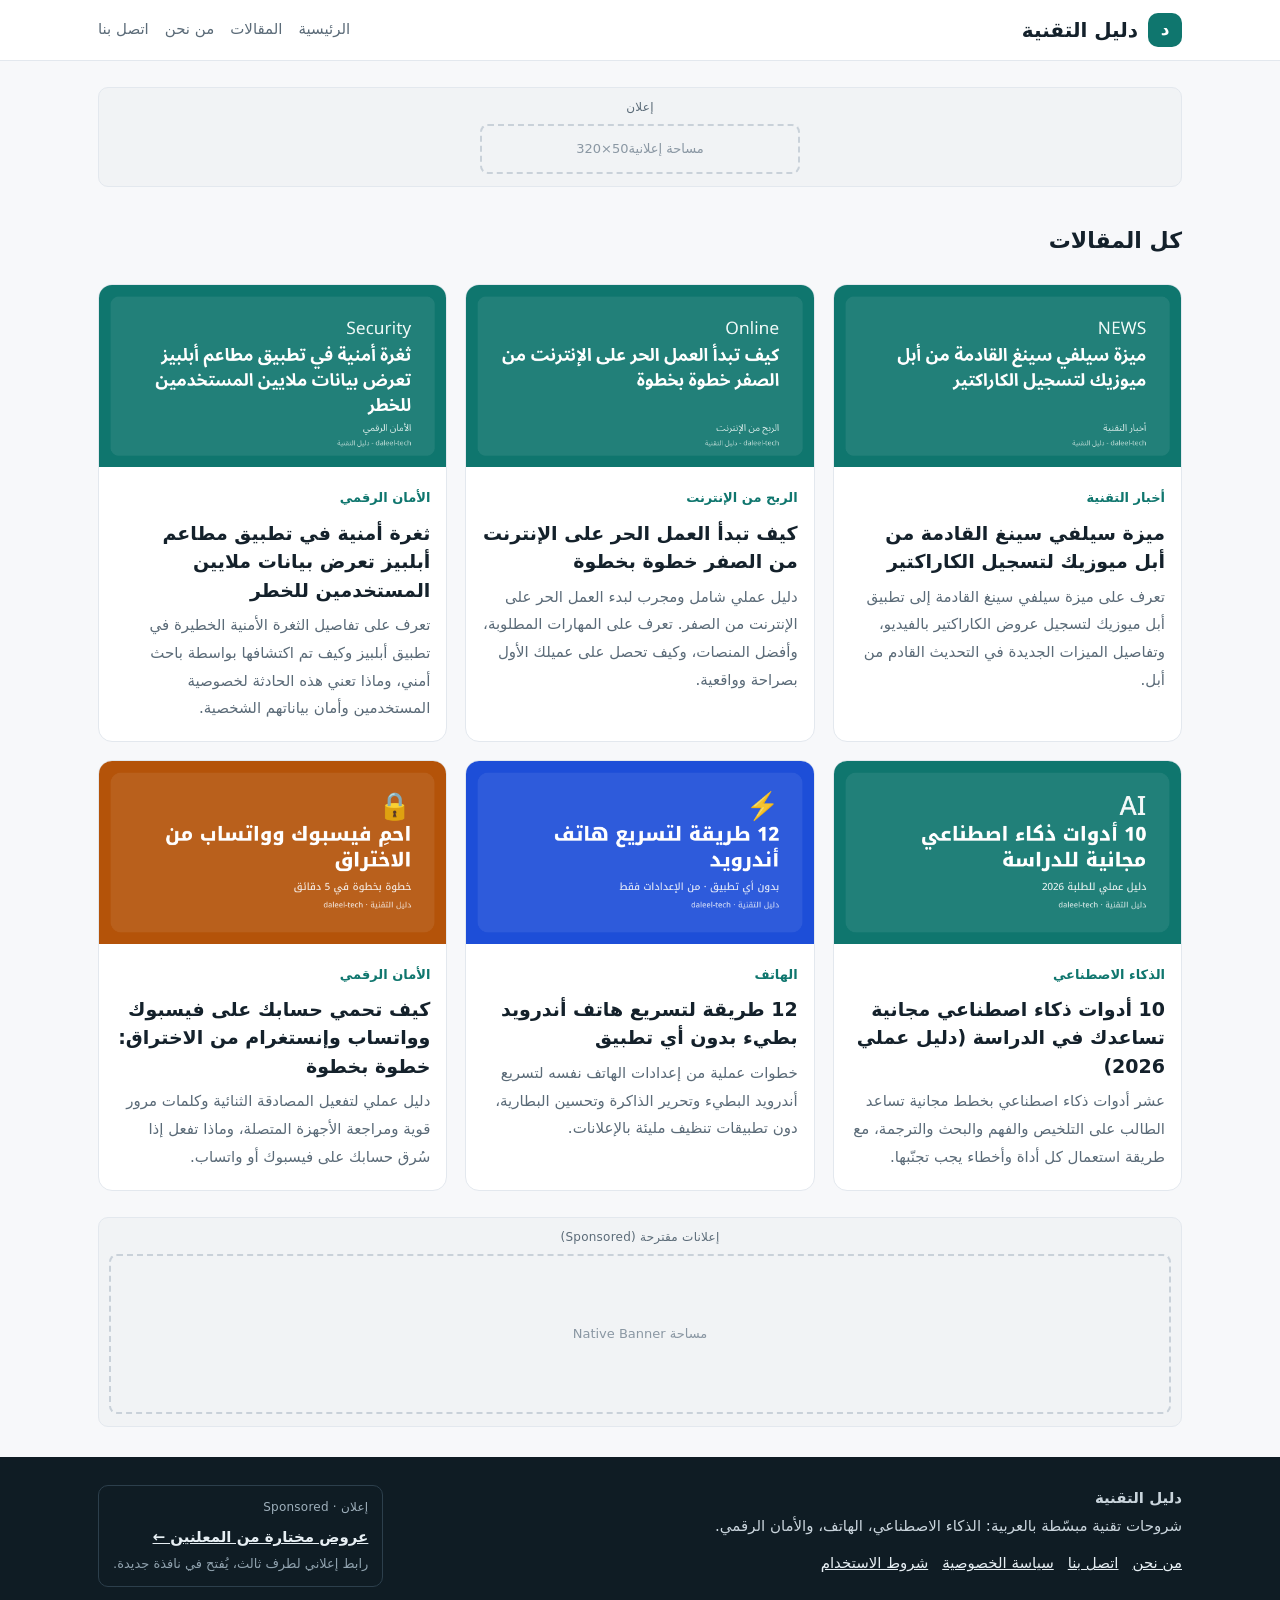
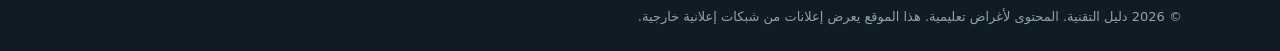
<file: articles.html>
<!doctype html>
<html lang="ar" dir="rtl">
<head>
<meta charset="utf-8">
<meta name="viewport" content="width=device-width, initial-scale=1">
<title>كل المقالات | دليل التقنية</title>
<meta name="description" content="جميع مقالات ودلائل دليل التقنية: الذكاء الاصطناعي، الربح من الإنترنت، أخبار التقنية، الهاتف والحاسوب.">
<link rel="canonical" href="https://wynm.github.io/agenhq/articles.html">
<meta name="clickaine-site-verification" content="f5ba98b6756eb503f321cc8fbdf05f2835de8df2d45303060dd83e6c0fe429079fd2e927cec5ce80ad86c2e3172e13b832f202ecb557f3a18af8d8fcc2b6a148" />
<meta name="robots" content="index, follow">
<meta name="theme-color" content="#0f766e">
<meta property="og:locale" content="ar_AR">
<meta property="og:site_name" content="دليل التقنية">
<meta property="og:type" content="website">
<meta property="og:title" content="كل المقالات">
<meta property="og:description" content="جميع مقالات ودلائل دليل التقنية: الذكاء الاصطناعي، الربح من الإنترنت، أخبار التقنية، الهاتف والحاسوب.">
<meta property="og:url" content="https://wynm.github.io/agenhq/articles.html">
<meta property="og:image" content="https://wynm.github.io/agenhq/img/og-home.png">
<meta property="og:image:width" content="1200">
<meta property="og:image:height" content="630">
<meta name="twitter:card" content="summary_large_image">
<link rel="icon" href="img/favicon.svg" type="image/svg+xml">
<link rel="stylesheet" href="style.css">
<link rel="alternate" type="application/rss+xml" title="دليل التقنية" href="feed.xml">
<!-- ADSTERRA_HEAD_CODES: إلا عطاتك شي شبكة كود خاصو يتحط فـ head، حطو هنا -->
</head>
<body>
<header class="site-header"><div class="wrap">
  <a class="logo" href="index.html"><span class="logo-mark">د</span>دليل التقنية</a>
  <nav class="nav"><a href="index.html">الرئيسية</a><a class="hide-sm" href="index.html#articles">المقالات</a><a href="about.html">من نحن</a><a href="contact.html">اتصل بنا</a></nav>
</div></header>
<div class="wrap">
<div class="ad-slot ad-320x50">
  <span class="ad-label">إعلان</span>
  <!-- ADSTERRA_BANNER_320x50: الصق هنا كود Banner 320x50 من Adsterra -->
  <!-- احذف السطر الموالي (ad-placeholder) بعد لصق الكود -->
  <div class="ad-placeholder">مساحة إعلانية <bdi dir="ltr">320×50</bdi></div>
</div>
<h1 class="section-title">كل المقالات</h1>
<div class="grid"><a class="card" href="apple-music-selfie-sing-feature.html">
  <img src="img/og-apple-music-selfie-sing-feature.png" alt="ميزة سيلفي سينغ في أبل ميوزيك" loading="lazy" width="1200" height="630">
  <div class="body"><span class="tag">أخبار التقنية</span><h2>ميزة سيلفي سينغ القادمة من أبل ميوزيك لتسجيل الكاراكتير</h2><p>تعرف على ميزة سيلفي سينغ القادمة إلى تطبيق أبل ميوزيك لتسجيل عروض الكاراكتير بالفيديو، وتفاصيل الميزات الجديدة في التحديث القادم من أبل.</p></div></a><a class="card" href="how-to-start-freelancing-from-scratch.html">
  <img src="img/og-how-to-start-freelancing-from-scratch.png" alt="دليل العمل الحر للمبتدئين" loading="lazy" width="1200" height="630">
  <div class="body"><span class="tag">الربح من الإنترنت</span><h2>كيف تبدأ العمل الحر على الإنترنت من الصفر خطوة بخطوة</h2><p>دليل عملي شامل ومجرب لبدء العمل الحر على الإنترنت من الصفر. تعرف على المهارات المطلوبة، وأفضل المنصات، وكيف تحصل على عميلك الأول بصراحة وواقعية.</p></div></a><a class="card" href="applebees-app-security-flaw-data-exposure.html">
  <img src="img/og-applebees-app-security-flaw-data-exposure.png" alt="ثغرة في تطبيق أبلبيز" loading="lazy" width="1200" height="630">
  <div class="body"><span class="tag">الأمان الرقمي</span><h2>ثغرة أمنية في تطبيق مطاعم أبلبيز تعرض بيانات ملايين المستخدمين للخطر</h2><p>تعرف على تفاصيل الثغرة الأمنية الخطيرة في تطبيق أبلبيز وكيف تم اكتشافها بواسطة باحث أمني، وماذا تعني هذه الحادثة لخصوصية المستخدمين وأمان بياناتهم الشخصية.</p></div></a><a class="card" href="ai-tools-students.html">
  <img src="img/og-ai-tools-students.png" alt="أدوات ذكاء اصطناعي مجانية للطلبة" loading="lazy" width="1200" height="630">
  <div class="body"><span class="tag">الذكاء الاصطناعي</span><h2>10 أدوات ذكاء اصطناعي مجانية تساعدك في الدراسة (دليل عملي 2026)</h2><p>عشر أدوات ذكاء اصطناعي بخطط مجانية تساعد الطالب على التلخيص والفهم والبحث والترجمة، مع طريقة استعمال كل أداة وأخطاء يجب تجنّبها.</p></div></a><a class="card" href="speed-up-android.html">
  <img src="img/og-speed-up-android.png" alt="تسريع هاتف أندرويد بدون تطبيقات" loading="lazy" width="1200" height="630">
  <div class="body"><span class="tag">الهاتف</span><h2>12 طريقة لتسريع هاتف أندرويد بطيء بدون أي تطبيق</h2><p>خطوات عملية من إعدادات الهاتف نفسه لتسريع أندرويد البطيء وتحرير الذاكرة وتحسين البطارية، دون تطبيقات تنظيف مليئة بالإعلانات.</p></div></a><a class="card" href="protect-accounts.html">
  <img src="img/og-protect-accounts.png" alt="حماية فيسبوك وواتساب من الاختراق" loading="lazy" width="1200" height="630">
  <div class="body"><span class="tag">الأمان الرقمي</span><h2>كيف تحمي حسابك على فيسبوك وواتساب وإنستغرام من الاختراق: خطوة بخطوة</h2><p>دليل عملي لتفعيل المصادقة الثنائية وكلمات مرور قوية ومراجعة الأجهزة المتصلة، وماذا تفعل إذا سُرق حسابك على فيسبوك أو واتساب.</p></div></a></div>
<div class="ad-slot ad-native">
  <span class="ad-label">إعلانات مقترحة (Sponsored)</span>
  <!-- ADSTERRA_NATIVE_BANNER: الصق هنا كود Native Banner من Adsterra (السكريبت + div) -->
  <!-- احذف السطر الموالي (ad-placeholder) بعد لصق الكود -->
  <div class="ad-placeholder">مساحة Native Banner</div>
</div>
</div>
<footer class="site-footer"><div class="wrap">
  <div class="foot-grid">
    <div><strong>دليل التقنية</strong><br>شروحات تقنية مبسّطة بالعربية: الذكاء الاصطناعي، الهاتف، والأمان الرقمي.
      <div class="foot-links" style="margin-top:10px"><a href="about.html">من نحن</a><a href="contact.html">اتصل بنا</a><a href="privacy.html">سياسة الخصوصية</a><a href="terms.html">شروط الاستخدام</a></div></div>
    <div class="sponsored-box">
      <span class="ad-label">إعلان · Sponsored</span>
      <!-- HILLTOPADS_DIRECTLINK: رابط إعلاني اختياري وواضح. لا تغيّر النص لشيء مضلل ولا تحوّلو لزر "تحميل". -->
      <a href="https://motionless-bus.com/OZwdbp" target="_blank" rel="sponsored nofollow noopener">عروض مختارة من المعلنين ←</a>
      <div style="font-size:13px;color:#8fa1ad">رابط إعلاني لطرف ثالث، يُفتح في نافذة جديدة.</div>
    </div>
  </div>
  <div class="copy">© 2026 دليل التقنية. المحتوى لأغراض تعليمية. هذا الموقع يعرض إعلانات من شبكات إعلانية خارجية.</div>
</div></footer>

<!-- ADSTERRA_SOCIAL_BAR: الصق هنا كود Social Bar (سكريبت واحد فقط).
     لا تضف معه In-Page Push ديال Clickaine فنفس الصفحة. -->
<!-- ADSTERRA_POPUNDER (اختياري، معطّل): لا تفعّله إذا كان الزوار جايين من فيسبوك/إنستغرام.
     سياسة Meta كتعتبر pop-ups/unders واجهة مضللة وتقدر تبلوكي روابط الدومين ديالك. -->
<script>
document.querySelectorAll('.cp').forEach(function(b){b.addEventListener('click',function(){
  navigator.clipboard&&navigator.clipboard.writeText(location.href).then(function(){b.textContent='تم نسخ الرابط ✓'});});});
</script>
</body></html>
</file>
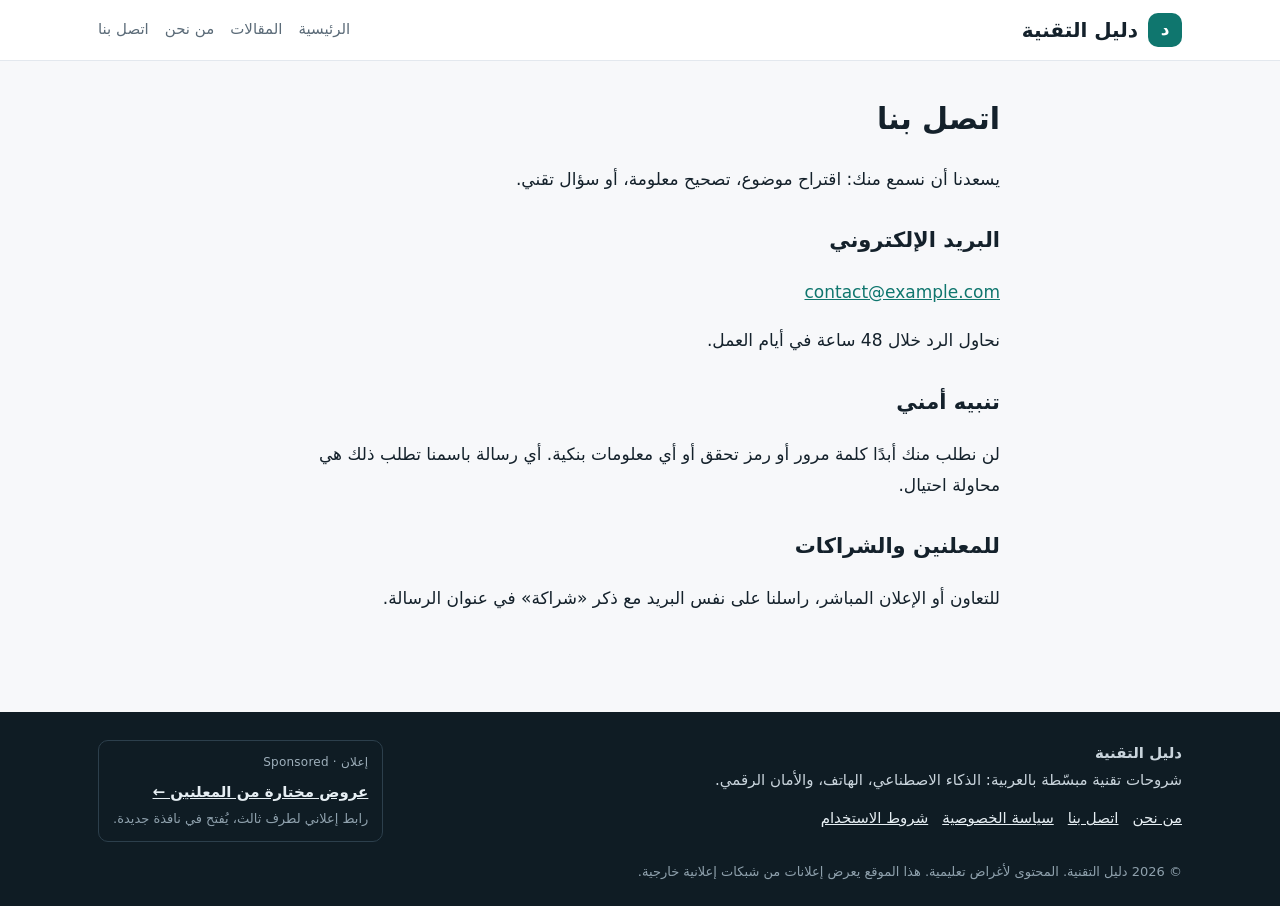
<file: contact.html>
<!doctype html>
<html lang="ar" dir="rtl">
<head>
<meta charset="utf-8">
<meta name="viewport" content="width=device-width, initial-scale=1">
<title>اتصل بنا | دليل التقنية</title>
<meta name="description" content="تواصل مع فريق دليل التقنية للاقتراحات أو التصحيحات أو الشراكات.">
<link rel="canonical" href="https://wynm.github.io/agenhq/contact.html">
<meta name="clickaine-site-verification" content="f5ba98b6756eb503f321cc8fbdf05f2835de8df2d45303060dd83e6c0fe429079fd2e927cec5ce80ad86c2e3172e13b832f202ecb557f3a18af8d8fcc2b6a148" />
<meta name="robots" content="index, follow">
<meta name="theme-color" content="#0f766e">
<meta property="og:locale" content="ar_AR">
<meta property="og:site_name" content="دليل التقنية">
<meta property="og:type" content="website">
<meta property="og:title" content="اتصل بنا">
<meta property="og:description" content="تواصل مع فريق دليل التقنية للاقتراحات أو التصحيحات أو الشراكات.">
<meta property="og:url" content="https://wynm.github.io/agenhq/contact.html">
<meta property="og:image" content="https://wynm.github.io/agenhq/img/og-home.png">
<meta property="og:image:width" content="1200">
<meta property="og:image:height" content="630">
<meta name="twitter:card" content="summary_large_image">
<link rel="icon" href="img/favicon.svg" type="image/svg+xml">
<link rel="stylesheet" href="style.css">

<!-- ADSTERRA_HEAD_CODES: إلا عطاتك شي شبكة كود خاصو يتحط فـ head، حطو هنا -->
</head>
<body>
<header class="site-header"><div class="wrap">
  <a class="logo" href="index.html"><span class="logo-mark">د</span>دليل التقنية</a>
  <nav class="nav"><a href="index.html">الرئيسية</a><a class="hide-sm" href="index.html#articles">المقالات</a><a href="about.html">من نحن</a><a href="contact.html">اتصل بنا</a></nav>
</div></header>
<div class="wrap"><div class="page">
<h1>اتصل بنا</h1>
<p>يسعدنا أن نسمع منك: اقتراح موضوع، تصحيح معلومة، أو سؤال تقني.</p>
<h2>البريد الإلكتروني</h2>
<p><a href="mailto:contact@example.com">contact@example.com</a></p>
<p>نحاول الرد خلال 48 ساعة في أيام العمل.</p>
<h2>تنبيه أمني</h2>
<p>لن نطلب منك أبدًا كلمة مرور أو رمز تحقق أو أي معلومات بنكية. أي رسالة باسمنا تطلب ذلك هي محاولة احتيال.</p>
<h2>للمعلنين والشراكات</h2>
<p>للتعاون أو الإعلان المباشر، راسلنا على نفس البريد مع ذكر «شراكة» في عنوان الرسالة.</p></div></div><footer class="site-footer"><div class="wrap">
  <div class="foot-grid">
    <div><strong>دليل التقنية</strong><br>شروحات تقنية مبسّطة بالعربية: الذكاء الاصطناعي، الهاتف، والأمان الرقمي.
      <div class="foot-links" style="margin-top:10px"><a href="about.html">من نحن</a><a href="contact.html">اتصل بنا</a><a href="privacy.html">سياسة الخصوصية</a><a href="terms.html">شروط الاستخدام</a></div></div>
    <div class="sponsored-box">
      <span class="ad-label">إعلان · Sponsored</span>
      <!-- HILLTOPADS_DIRECTLINK: رابط إعلاني اختياري وواضح. لا تغيّر النص لشيء مضلل ولا تحوّلو لزر "تحميل". -->
      <a href="https://motionless-bus.com/OZwdbp" target="_blank" rel="sponsored nofollow noopener">عروض مختارة من المعلنين ←</a>
      <div style="font-size:13px;color:#8fa1ad">رابط إعلاني لطرف ثالث، يُفتح في نافذة جديدة.</div>
    </div>
  </div>
  <div class="copy">© 2026 دليل التقنية. المحتوى لأغراض تعليمية. هذا الموقع يعرض إعلانات من شبكات إعلانية خارجية.</div>
</div></footer>

<!-- ADSTERRA_SOCIAL_BAR: الصق هنا كود Social Bar (سكريبت واحد فقط).
     لا تضف معه In-Page Push ديال Clickaine فنفس الصفحة. -->
<!-- ADSTERRA_POPUNDER (اختياري، معطّل): لا تفعّله إذا كان الزوار جايين من فيسبوك/إنستغرام.
     سياسة Meta كتعتبر pop-ups/unders واجهة مضللة وتقدر تبلوكي روابط الدومين ديالك. -->
<script>
document.querySelectorAll('.cp').forEach(function(b){b.addEventListener('click',function(){
  navigator.clipboard&&navigator.clipboard.writeText(location.href).then(function(){b.textContent='تم نسخ الرابط ✓'});});});
</script>
</body></html>
</file>
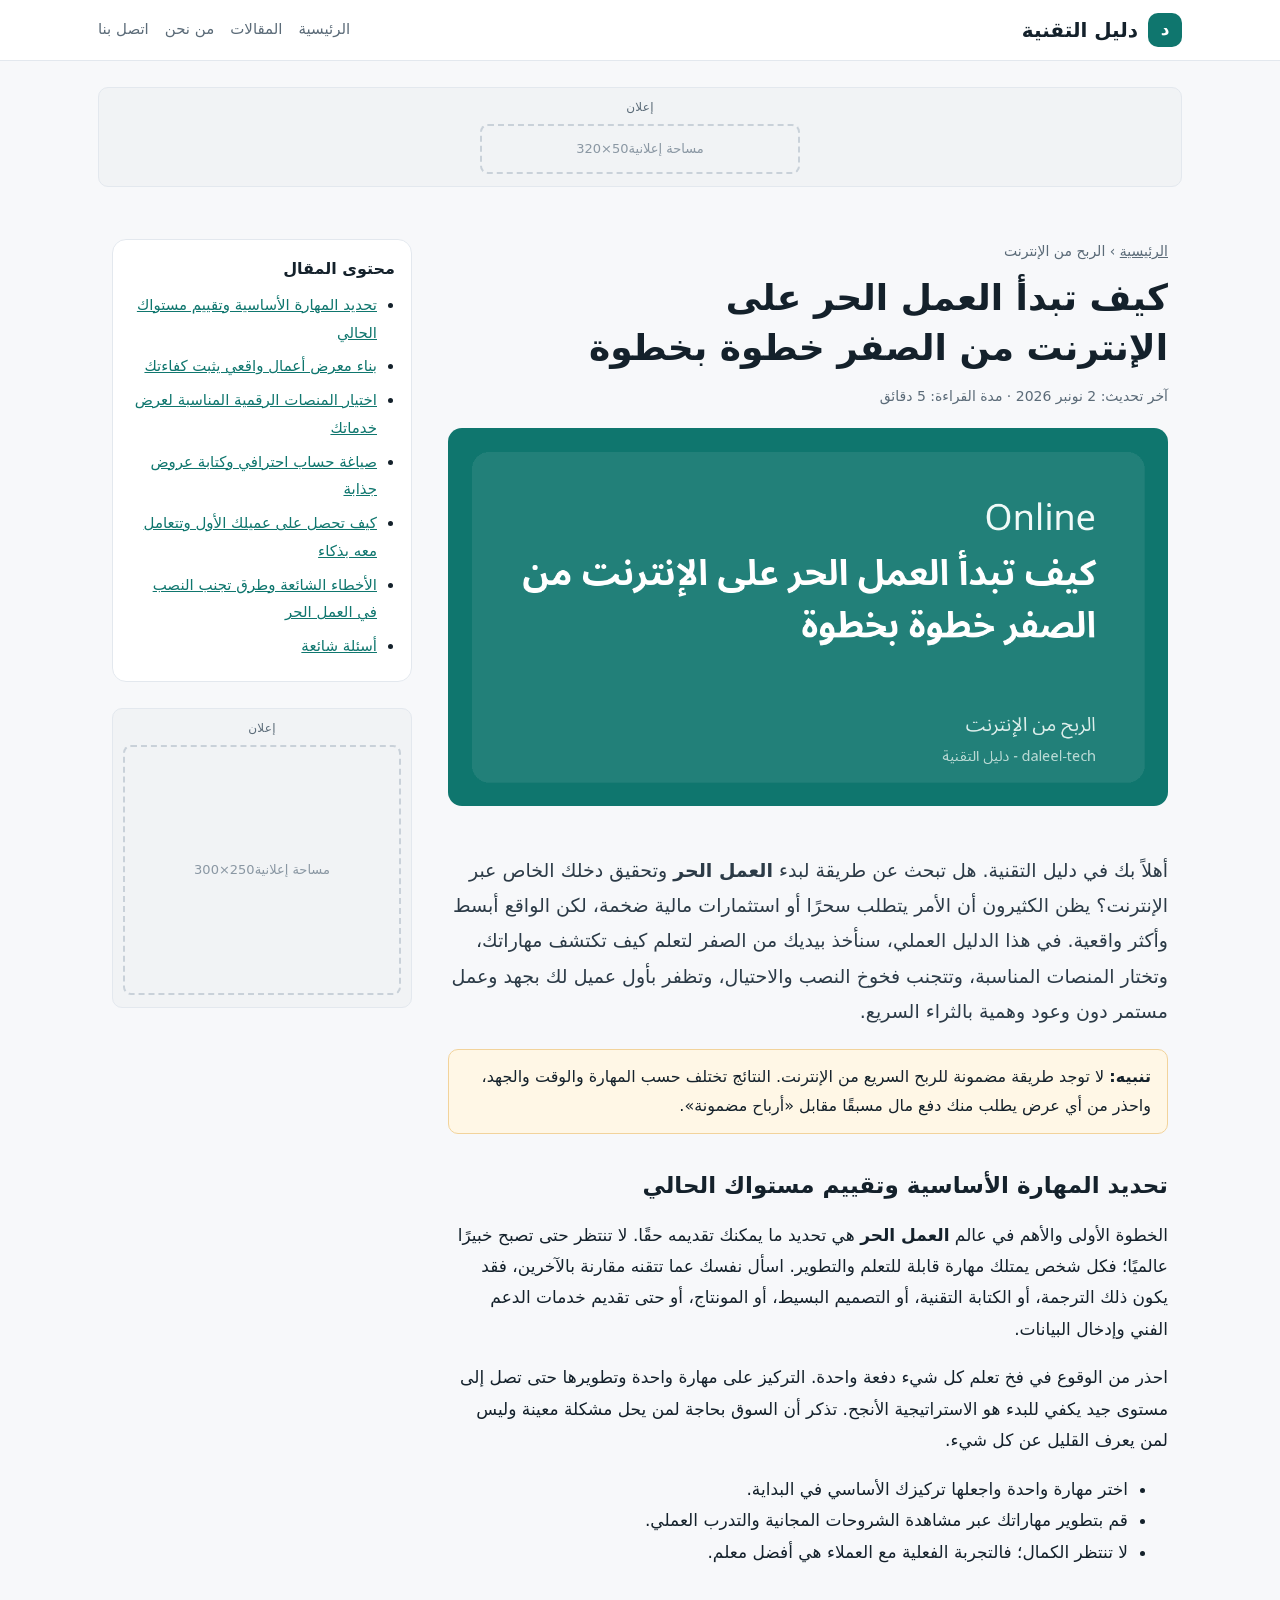
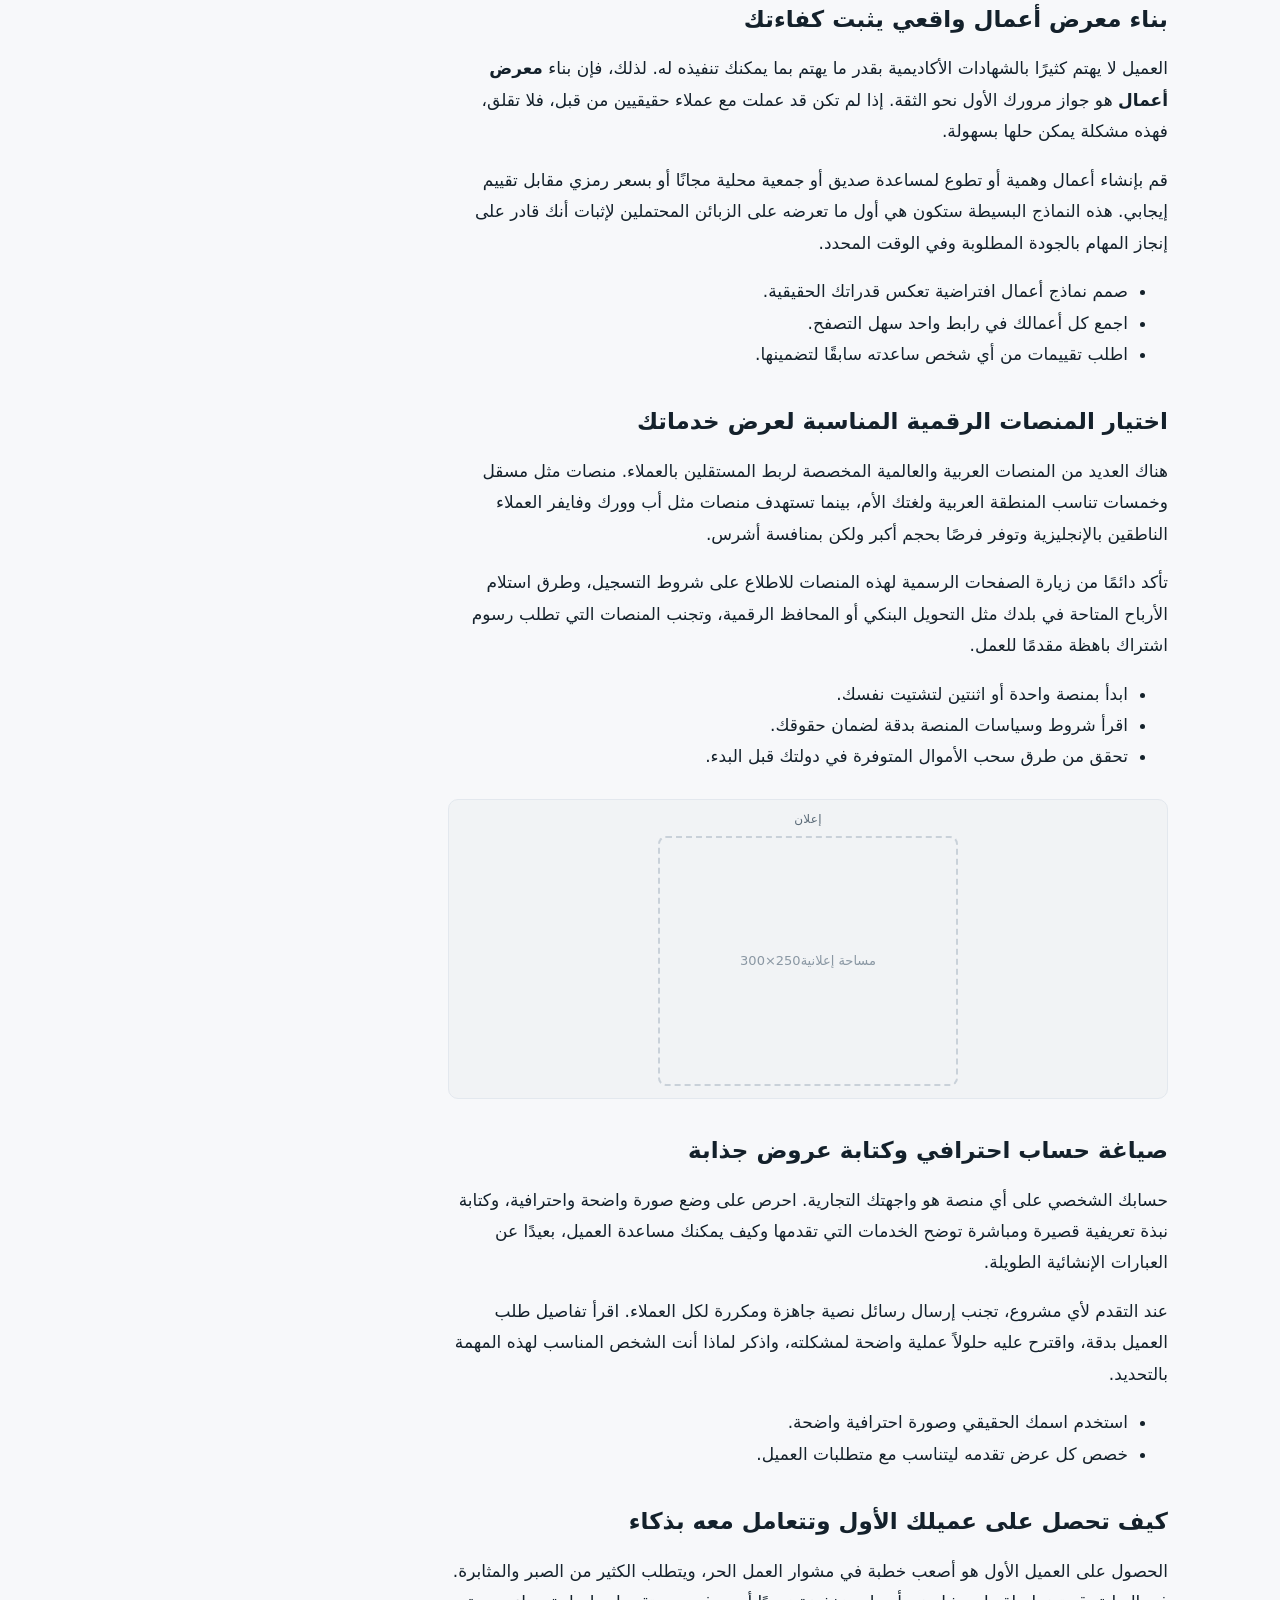
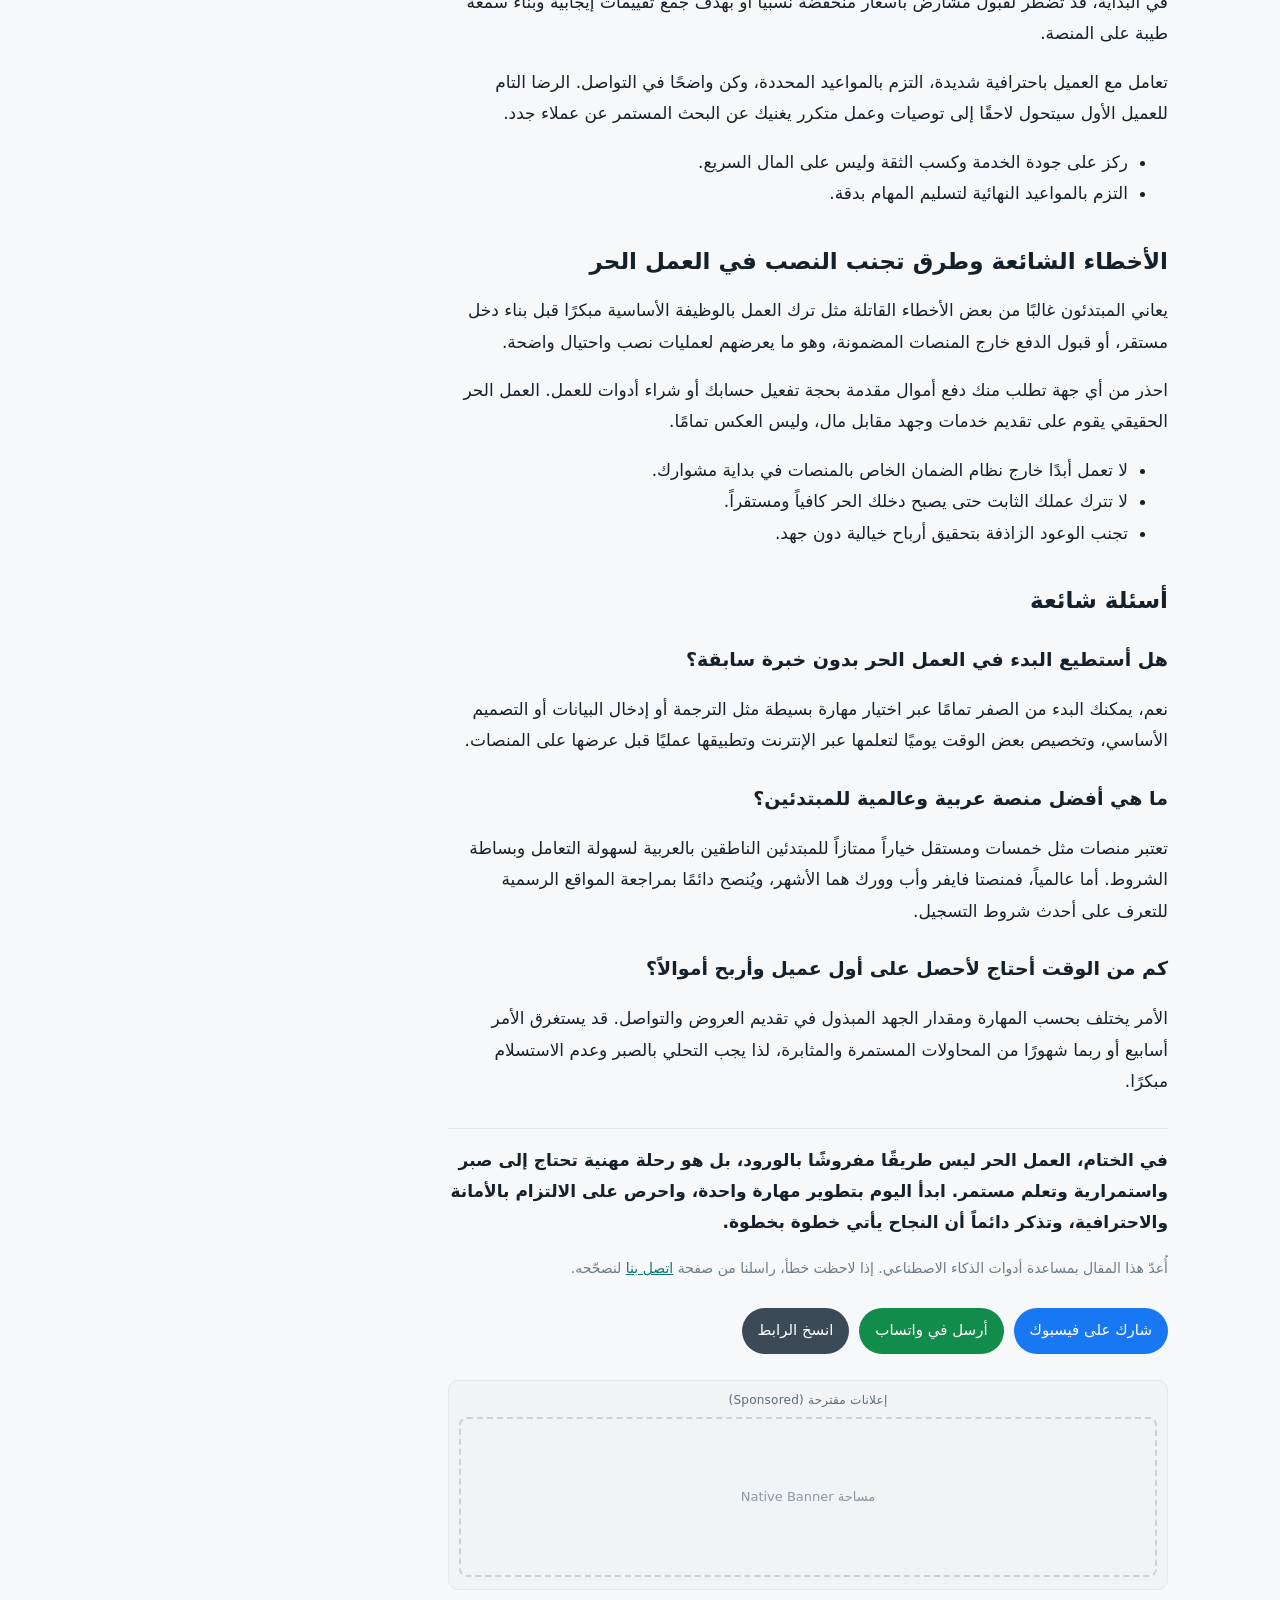
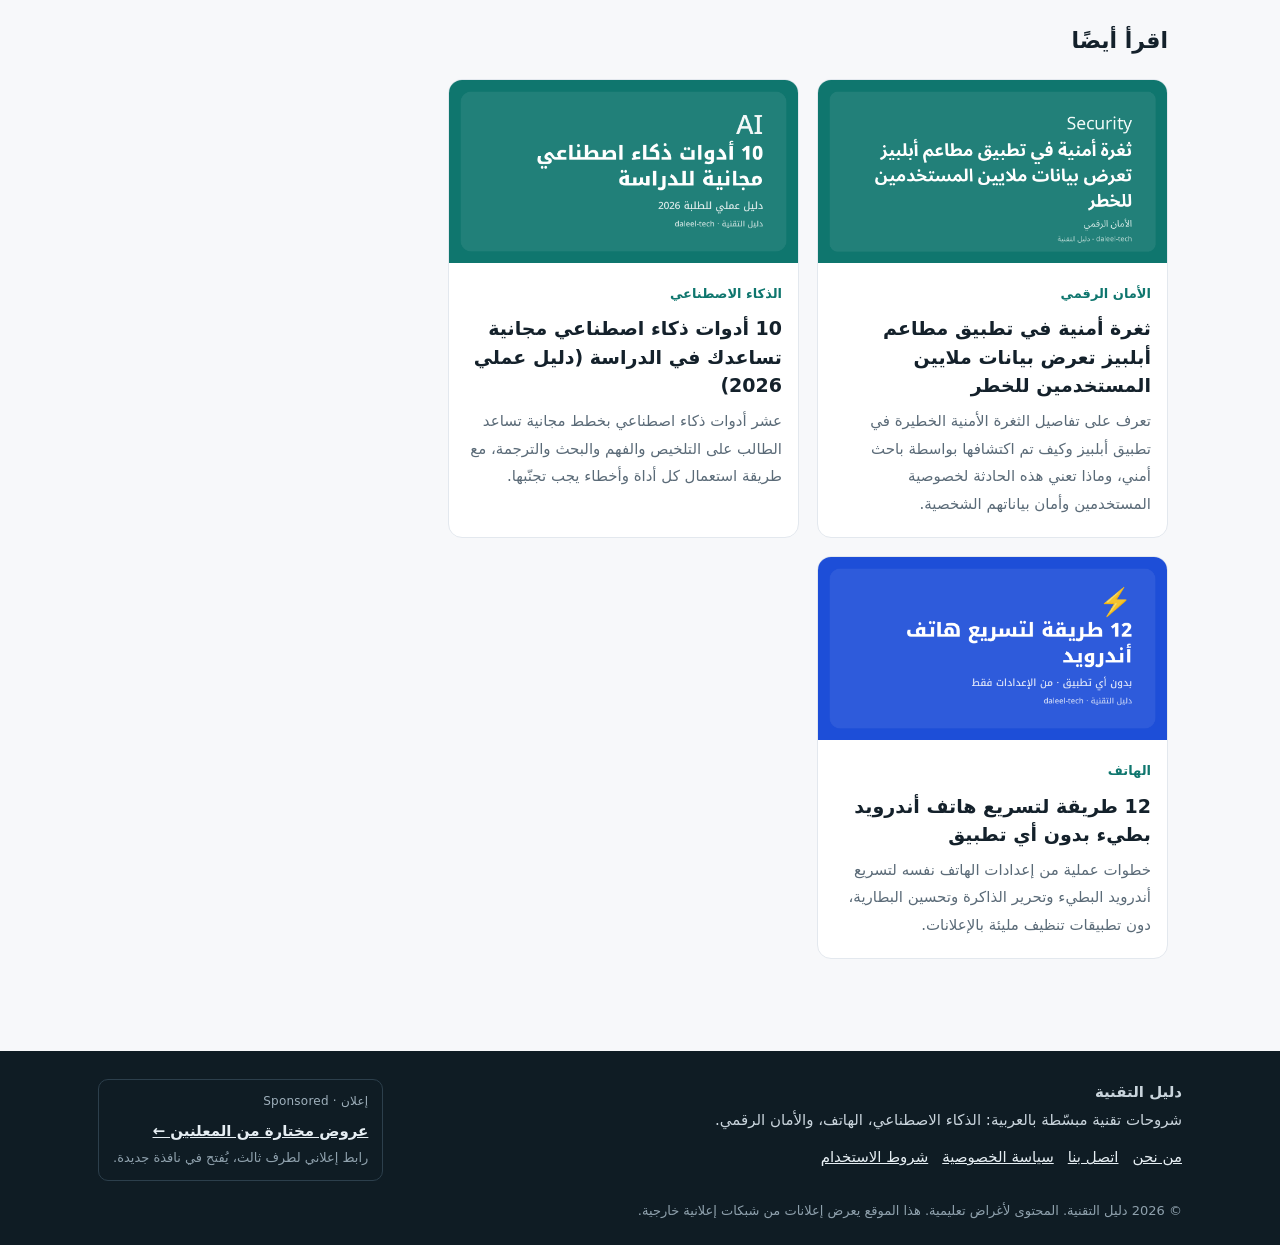
<file: how-to-start-freelancing-from-scratch.html>
<!doctype html>
<html lang="ar" dir="rtl">
<head>
<meta charset="utf-8">
<meta name="viewport" content="width=device-width, initial-scale=1">
<title>كيف تبدأ العمل الحر على الإنترنت من الصفر خطوة بخطوة | دليل التقنية</title>
<meta name="description" content="دليل عملي شامل ومجرب لبدء العمل الحر على الإنترنت من الصفر. تعرف على المهارات المطلوبة، وأفضل المنصات، وكيف تحصل على عميلك الأول بصراحة وواقعية.">
<link rel="canonical" href="https://wynm.github.io/agenhq/how-to-start-freelancing-from-scratch.html">
<meta name="clickaine-site-verification" content="f5ba98b6756eb503f321cc8fbdf05f2835de8df2d45303060dd83e6c0fe429079fd2e927cec5ce80ad86c2e3172e13b832f202ecb557f3a18af8d8fcc2b6a148" />
<meta name="robots" content="index, follow">
<meta name="theme-color" content="#0f766e">
<meta property="og:locale" content="ar_AR">
<meta property="og:site_name" content="دليل التقنية">
<meta property="og:type" content="article">
<meta property="og:title" content="كيف تبدأ العمل الحر على الإنترنت من الصفر خطوة بخطوة">
<meta property="og:description" content="دليل عملي شامل ومجرب لبدء العمل الحر على الإنترنت من الصفر. تعرف على المهارات المطلوبة، وأفضل المنصات، وكيف تحصل على عميلك الأول بصراحة وواقعية.">
<meta property="og:url" content="https://wynm.github.io/agenhq/how-to-start-freelancing-from-scratch.html">
<meta property="og:image" content="https://wynm.github.io/agenhq/img/og-how-to-start-freelancing-from-scratch.png">
<meta property="og:image:width" content="1200">
<meta property="og:image:height" content="630">
<meta name="twitter:card" content="summary_large_image">
<link rel="icon" href="img/favicon.svg" type="image/svg+xml">
<link rel="stylesheet" href="style.css">
<script type="application/ld+json">{"@context": "https://schema.org", "@type": "Article", "headline": "كيف تبدأ العمل الحر على الإنترنت من الصفر خطوة بخطوة", "description": "دليل عملي شامل ومجرب لبدء العمل الحر على الإنترنت من الصفر. تعرف على المهارات المطلوبة، وأفضل المنصات، وكيف تحصل على عميلك الأول بصراحة وواقعية.", "inLanguage": "ar", "datePublished": "2026-11-02", "dateModified": "2026-11-02", "image": "https://wynm.github.io/agenhq/img/og-how-to-start-freelancing-from-scratch.png", "author": {"@type": "Organization", "name": "دليل التقنية"}, "publisher": {"@type": "Organization", "name": "دليل التقنية"}, "mainEntityOfPage": "https://wynm.github.io/agenhq/how-to-start-freelancing-from-scratch.html"}</script>
<link rel="alternate" type="application/rss+xml" title="دليل التقنية" href="feed.xml">
<!-- ADSTERRA_HEAD_CODES: إلا عطاتك شي شبكة كود خاصو يتحط فـ head، حطو هنا -->
</head>
<body>
<header class="site-header"><div class="wrap">
  <a class="logo" href="index.html"><span class="logo-mark">د</span>دليل التقنية</a>
  <nav class="nav"><a href="index.html">الرئيسية</a><a class="hide-sm" href="index.html#articles">المقالات</a><a href="about.html">من نحن</a><a href="contact.html">اتصل بنا</a></nav>
</div></header>
<div class="wrap"><div class="ad-slot ad-320x50">
  <span class="ad-label">إعلان</span>
  <!-- ADSTERRA_BANNER_320x50: الصق هنا كود Banner 320x50 من Adsterra -->
  <!-- احذف السطر الموالي (ad-placeholder) بعد لصق الكود -->
  <div class="ad-placeholder">مساحة إعلانية <bdi dir="ltr">320×50</bdi></div>
</div>
<div class="layout">
<article>
  <div class="crumbs"><a href="index.html">الرئيسية</a> › الربح من الإنترنت</div>
  <h1>كيف تبدأ العمل الحر على الإنترنت من الصفر خطوة بخطوة</h1>
  <div class="meta">آخر تحديث: 2 نونبر 2026 · مدة القراءة: 5 دقائق</div>
  <img class="cover" src="img/og-how-to-start-freelancing-from-scratch.png" alt="دليل العمل الحر للمبتدئين" width="1200" height="630">
  <p class="lead">أهلاً بك في دليل التقنية. هل تبحث عن طريقة لبدء <strong>العمل الحر</strong> وتحقيق دخلك الخاص عبر الإنترنت؟ يظن الكثيرون أن الأمر يتطلب سحرًا أو استثمارات مالية ضخمة، لكن الواقع أبسط وأكثر واقعية. في هذا الدليل العملي، سنأخذ بيديك من الصفر لتعلم كيف تكتشف مهاراتك، وتختار المنصات المناسبة، وتتجنب فخوخ النصب والاحتيال، وتظفر بأول عميل لك بجهد وعمل مستمر دون وعود وهمية بالثراء السريع.</p>
<div class="note"><strong>تنبيه:</strong> لا توجد طريقة مضمونة للربح السريع من الإنترنت. النتائج تختلف حسب المهارة والوقت والجهد، واحذر من أي عرض يطلب منك دفع مال مسبقًا مقابل «أرباح مضمونة».</div>

<h2 id="s1">تحديد المهارة الأساسية وتقييم مستواك الحالي</h2>
<p>الخطوة الأولى والأهم في عالم <strong>العمل الحر</strong> هي تحديد ما يمكنك تقديمه حقًا. لا تنتظر حتى تصبح خبيرًا عالميًا؛ فكل شخص يمتلك مهارة قابلة للتعلم والتطوير. اسأل نفسك عما تتقنه مقارنة بالآخرين، فقد يكون ذلك الترجمة، أو الكتابة التقنية، أو التصميم البسيط، أو المونتاج، أو حتى تقديم خدمات الدعم الفني وإدخال البيانات.</p>
<p>احذر من الوقوع في فخ تعلم كل شيء دفعة واحدة. التركيز على مهارة واحدة وتطويرها حتى تصل إلى مستوى جيد يكفي للبدء هو الاستراتيجية الأنجح. تذكر أن السوق بحاجة لمن يحل مشكلة معينة وليس لمن يعرف القليل عن كل شيء.</p>
<ul>
<li>اختر مهارة واحدة واجعلها تركيزك الأساسي في البداية.</li>
<li>قم بتطوير مهاراتك عبر مشاهدة الشروحات المجانية والتدرب العملي.</li>
<li>لا تنتظر الكمال؛ فالتجربة الفعلية مع العملاء هي أفضل معلم.</li>
</ul>

<h2 id="s2">بناء معرض أعمال واقعي يثبت كفاءتك</h2>
<p>العميل لا يهتم كثيرًا بالشهادات الأكاديمية بقدر ما يهتم بما يمكنك تنفيذه له. لذلك، فإن بناء <strong>معرض أعمال</strong> هو جواز مرورك الأول نحو الثقة. إذا لم تكن قد عملت مع عملاء حقيقيين من قبل، فلا تقلق، فهذه مشكلة يمكن حلها بسهولة.</p>
<p>قم بإنشاء أعمال وهمية أو تطوع لمساعدة صديق أو جمعية محلية مجانًا أو بسعر رمزي مقابل تقييم إيجابي. هذه النماذج البسيطة ستكون هي أول ما تعرضه على الزبائن المحتملين لإثبات أنك قادر على إنجاز المهام بالجودة المطلوبة وفي الوقت المحدد.</p>
<ul>
<li>صمم نماذج أعمال افتراضية تعكس قدراتك الحقيقية.</li>
<li>اجمع كل أعمالك في رابط واحد سهل التصفح.</li>
<li>اطلب تقييمات من أي شخص ساعدته سابقًا لتضمينها.</li>
</ul>

<h2 id="s3">اختيار المنصات الرقمية المناسبة لعرض خدماتك</h2>
<p>هناك العديد من المنصات العربية والعالمية المخصصة لربط المستقلين بالعملاء. منصات مثل مسقل وخمسات تناسب المنطقة العربية ولغتك الأم، بينما تستهدف منصات مثل أب وورك وفايفر العملاء الناطقين بالإنجليزية وتوفر فرصًا بحجم أكبر ولكن بمنافسة أشرس.</p>
<p>تأكد دائمًا من زيارة الصفحات الرسمية لهذه المنصات للاطلاع على شروط التسجيل، وطرق استلام الأرباح المتاحة في بلدك مثل التحويل البنكي أو المحافظ الرقمية، وتجنب المنصات التي تطلب رسوم اشتراك باهظة مقدمًا للعمل.</p>
<ul>
<li>ابدأ بمنصة واحدة أو اثنتين لتشتيت نفسك.</li>
<li>اقرأ شروط وسياسات المنصة بدقة لضمان حقوقك.</li>
<li>تحقق من طرق سحب الأموال المتوفرة في دولتك قبل البدء.</li>
</ul>

<div class="ad-slot ad-300x250">
  <span class="ad-label">إعلان</span>
  <!-- ADSTERRA_BANNER_300x250: الصق هنا كود Banner 300x250 من Adsterra -->
  <!-- احذف السطر الموالي (ad-placeholder) بعد لصق الكود -->
  <div class="ad-placeholder">مساحة إعلانية <bdi dir="ltr">300×250</bdi></div>
</div>

<h2 id="s4">صياغة حساب احترافي وكتابة عروض جذابة</h2>
<p>حسابك الشخصي على أي منصة هو واجهتك التجارية. احرص على وضع صورة واضحة واحترافية، وكتابة نبذة تعريفية قصيرة ومباشرة توضح الخدمات التي تقدمها وكيف يمكنك مساعدة العميل، بعيدًا عن العبارات الإنشائية الطويلة.</p>
<p>عند التقدم لأي مشروع، تجنب إرسال رسائل نصية جاهزة ومكررة لكل العملاء. اقرأ تفاصيل طلب العميل بدقة، واقترح عليه حلولاً عملية واضحة لمشكلته، واذكر لماذا أنت الشخص المناسب لهذه المهمة بالتحديد.</p>
<ul>
<li>استخدم اسمك الحقيقي وصورة احترافية واضحة.</li>
<li>خصص كل عرض تقدمه ليتناسب مع متطلبات العميل.</li>
</ul>

<h2 id="s5">كيف تحصل على عميلك الأول وتتعامل معه بذكاء</h2>
<p>الحصول على العميل الأول هو أصعب خطبة في مشوار العمل الحر، ويتطلب الكثير من الصبر والمثابرة. في البداية، قد تضطر لقبول مشارض بأسعار منخفضة نسبيًا أو بهدف جمع تقييمات إيجابية وبناء سمعة طيبة على المنصة.</p>
<p>تعامل مع العميل باحترافية شديدة، التزم بالمواعيد المحددة، وكن واضحًا في التواصل. الرضا التام للعميل الأول سيتحول لاحقًا إلى توصيات وعمل متكرر يغنيك عن البحث المستمر عن عملاء جدد.</p>
<ul>
<li>ركز على جودة الخدمة وكسب الثقة وليس على المال السريع.</li>
<li>التزم بالمواعيد النهائية لتسليم المهام بدقة.</li>
</ul>

<h2 id="s6">الأخطاء الشائعة وطرق تجنب النصب في العمل الحر</h2>
<p>يعاني المبتدئون غالبًا من بعض الأخطاء القاتلة مثل ترك العمل بالوظيفة الأساسية مبكرًا قبل بناء دخل مستقر، أو قبول الدفع خارج المنصات المضمونة، وهو ما يعرضهم لعمليات نصب واحتيال واضحة.</p>
<p>احذر من أي جهة تطلب منك دفع أموال مقدمة بحجة تفعيل حسابك أو شراء أدوات للعمل. العمل الحر الحقيقي يقوم على تقديم خدمات وجهد مقابل مال، وليس العكس تمامًا.</p>
<ul>
<li>لا تعمل أبدًا خارج نظام الضمان الخاص بالمنصات في بداية مشوارك.</li>
<li>لا تترك عملك الثابت حتى يصبح دخلك الحر كافياً ومستقراً.</li>
<li>تجنب الوعود الزاذفة بتحقيق أرباح خيالية دون جهد.</li>
</ul>

<h2 id="faq">أسئلة شائعة</h2>
<h3>هل أستطيع البدء في العمل الحر بدون خبرة سابقة؟</h3>
<p>نعم، يمكنك البدء من الصفر تمامًا عبر اختيار مهارة بسيطة مثل الترجمة أو إدخال البيانات أو التصميم الأساسي، وتخصيص بعض الوقت يوميًا لتعلمها عبر الإنترنت وتطبيقها عمليًا قبل عرضها على المنصات.</p>
<h3>ما هي أفضل منصة عربية وعالمية للمبتدئين؟</h3>
<p>تعتبر منصات مثل خمسات ومستقل خياراً ممتازاً للمبتدئين الناطقين بالعربية لسهولة التعامل وبساطة الشروط. أما عالمياً، فمنصتا فايفر وأب وورك هما الأشهر، ويُنصح دائمًا بمراجعة المواقع الرسمية للتعرف على أحدث شروط التسجيل.</p>
<h3>كم من الوقت أحتاج لأحصل على أول عميل وأربح أموالاً؟</h3>
<p>الأمر يختلف بحسب المهارة ومقدار الجهد المبذول في تقديم العروض والتواصل. قد يستغرق الأمر أسابيع أو ربما شهورًا من المحاولات المستمرة والمثابرة، لذا يجب التحلي بالصبر وعدم الاستسلام مبكرًا.</p>

<p class="outro">في الختام، <strong>العمل الحر</strong> ليس طريقًا مفروشًا بالورود، بل هو رحلة مهنية تحتاج إلى صبر واستمرارية وتعلم مستمر. ابدأ اليوم بتطوير مهارة واحدة، واحرص على الالتزام بالأمانة والاحترافية، وتذكر دائماً أن النجاح يأتي خطوة بخطوة.</p>
<p style="font-size:14px;color:#6b7c88">أُعدّ هذا المقال بمساعدة أدوات الذكاء الاصطناعي. إذا لاحظت خطأ، راسلنا من صفحة <a href="contact.html">اتصل بنا</a> لنصحّحه.</p>
  <div class="share">
    <a class="fb" href="https://www.facebook.com/sharer/sharer.php?u=https%3A//wynm.github.io/agenhq/how-to-start-freelancing-from-scratch.html" target="_blank" rel="noopener">شارك على فيسبوك</a>
    <a class="wa" href="https://wa.me/?text=%D9%83%D9%8A%D9%81%20%D8%AA%D8%A8%D8%AF%D8%A3%20%D8%A7%D9%84%D8%B9%D9%85%D9%84%20%D8%A7%D9%84%D8%AD%D8%B1%20%D8%B9%D9%84%D9%89%20%D8%A7%D9%84%D8%A5%D9%86%D8%AA%D8%B1%D9%86%D8%AA%20%D9%85%D9%86%20%D8%A7%D9%84%D8%B5%D9%81%D8%B1%20%D8%AE%D8%B7%D9%88%D8%A9%20%D8%A8%D8%AE%D8%B7%D9%88%D8%A9%20https%3A//wynm.github.io/agenhq/how-to-start-freelancing-from-scratch.html" target="_blank" rel="noopener">أرسل في واتساب</a>
    <button class="cp" type="button">انسخ الرابط</button>
  </div>
  <div class="ad-slot ad-native">
  <span class="ad-label">إعلانات مقترحة (Sponsored)</span>
  <!-- ADSTERRA_NATIVE_BANNER: الصق هنا كود Native Banner من Adsterra (السكريبت + div) -->
  <!-- احذف السطر الموالي (ad-placeholder) بعد لصق الكود -->
  <div class="ad-placeholder">مساحة Native Banner</div>
</div>
  <h2 class="section-title">اقرأ أيضًا</h2>
  <div class="grid"><a class="card" href="applebees-app-security-flaw-data-exposure.html">
  <img src="img/og-applebees-app-security-flaw-data-exposure.png" alt="ثغرة في تطبيق أبلبيز" loading="lazy" width="1200" height="630">
  <div class="body"><span class="tag">الأمان الرقمي</span><h3>ثغرة أمنية في تطبيق مطاعم أبلبيز تعرض بيانات ملايين المستخدمين للخطر</h3><p>تعرف على تفاصيل الثغرة الأمنية الخطيرة في تطبيق أبلبيز وكيف تم اكتشافها بواسطة باحث أمني، وماذا تعني هذه الحادثة لخصوصية المستخدمين وأمان بياناتهم الشخصية.</p></div></a><a class="card" href="ai-tools-students.html">
  <img src="img/og-ai-tools-students.png" alt="أدوات ذكاء اصطناعي مجانية للطلبة" loading="lazy" width="1200" height="630">
  <div class="body"><span class="tag">الذكاء الاصطناعي</span><h3>10 أدوات ذكاء اصطناعي مجانية تساعدك في الدراسة (دليل عملي 2026)</h3><p>عشر أدوات ذكاء اصطناعي بخطط مجانية تساعد الطالب على التلخيص والفهم والبحث والترجمة، مع طريقة استعمال كل أداة وأخطاء يجب تجنّبها.</p></div></a><a class="card" href="speed-up-android.html">
  <img src="img/og-speed-up-android.png" alt="تسريع هاتف أندرويد بدون تطبيقات" loading="lazy" width="1200" height="630">
  <div class="body"><span class="tag">الهاتف</span><h3>12 طريقة لتسريع هاتف أندرويد بطيء بدون أي تطبيق</h3><p>خطوات عملية من إعدادات الهاتف نفسه لتسريع أندرويد البطيء وتحرير الذاكرة وتحسين البطارية، دون تطبيقات تنظيف مليئة بالإعلانات.</p></div></a></div>
</article>
<aside class="sidebar">
  <div class="box"><h3>محتوى المقال</h3><ul><li><a href="#s1">تحديد المهارة الأساسية وتقييم مستواك الحالي</a></li><li><a href="#s2">بناء معرض أعمال واقعي يثبت كفاءتك</a></li><li><a href="#s3">اختيار المنصات الرقمية المناسبة لعرض خدماتك</a></li><li><a href="#s4">صياغة حساب احترافي وكتابة عروض جذابة</a></li><li><a href="#s5">كيف تحصل على عميلك الأول وتتعامل معه بذكاء</a></li><li><a href="#s6">الأخطاء الشائعة وطرق تجنب النصب في العمل الحر</a></li><li><a href="#faq">أسئلة شائعة</a></li></ul></div>
  <div class="ad-slot ad-sidebar">
  <span class="ad-label">إعلان</span>
  <!-- CLICKAINE_BANNER_OR_NATIVE: الصق هنا كود زون Clickaine (Banner أو Native) — يظهر فالحاسوب فقط -->
  <!-- احذف السطر الموالي (ad-placeholder) بعد لصق الكود -->
  <div class="ad-placeholder">مساحة إعلانية <bdi dir="ltr">300×250</bdi></div>
</div>
</aside>
</div></div>
<footer class="site-footer"><div class="wrap">
  <div class="foot-grid">
    <div><strong>دليل التقنية</strong><br>شروحات تقنية مبسّطة بالعربية: الذكاء الاصطناعي، الهاتف، والأمان الرقمي.
      <div class="foot-links" style="margin-top:10px"><a href="about.html">من نحن</a><a href="contact.html">اتصل بنا</a><a href="privacy.html">سياسة الخصوصية</a><a href="terms.html">شروط الاستخدام</a></div></div>
    <div class="sponsored-box">
      <span class="ad-label">إعلان · Sponsored</span>
      <!-- HILLTOPADS_DIRECTLINK: رابط إعلاني اختياري وواضح. لا تغيّر النص لشيء مضلل ولا تحوّلو لزر "تحميل". -->
      <a href="https://motionless-bus.com/OZwdbp" target="_blank" rel="sponsored nofollow noopener">عروض مختارة من المعلنين ←</a>
      <div style="font-size:13px;color:#8fa1ad">رابط إعلاني لطرف ثالث، يُفتح في نافذة جديدة.</div>
    </div>
  </div>
  <div class="copy">© 2026 دليل التقنية. المحتوى لأغراض تعليمية. هذا الموقع يعرض إعلانات من شبكات إعلانية خارجية.</div>
</div></footer>

<!-- ADSTERRA_SOCIAL_BAR: الصق هنا كود Social Bar (سكريبت واحد فقط).
     لا تضف معه In-Page Push ديال Clickaine فنفس الصفحة. -->
<!-- ADSTERRA_POPUNDER (اختياري، معطّل): لا تفعّله إذا كان الزوار جايين من فيسبوك/إنستغرام.
     سياسة Meta كتعتبر pop-ups/unders واجهة مضللة وتقدر تبلوكي روابط الدومين ديالك. -->
<script>
document.querySelectorAll('.cp').forEach(function(b){b.addEventListener('click',function(){
  navigator.clipboard&&navigator.clipboard.writeText(location.href).then(function(){b.textContent='تم نسخ الرابط ✓'});});});
</script>
</body></html>
</file>
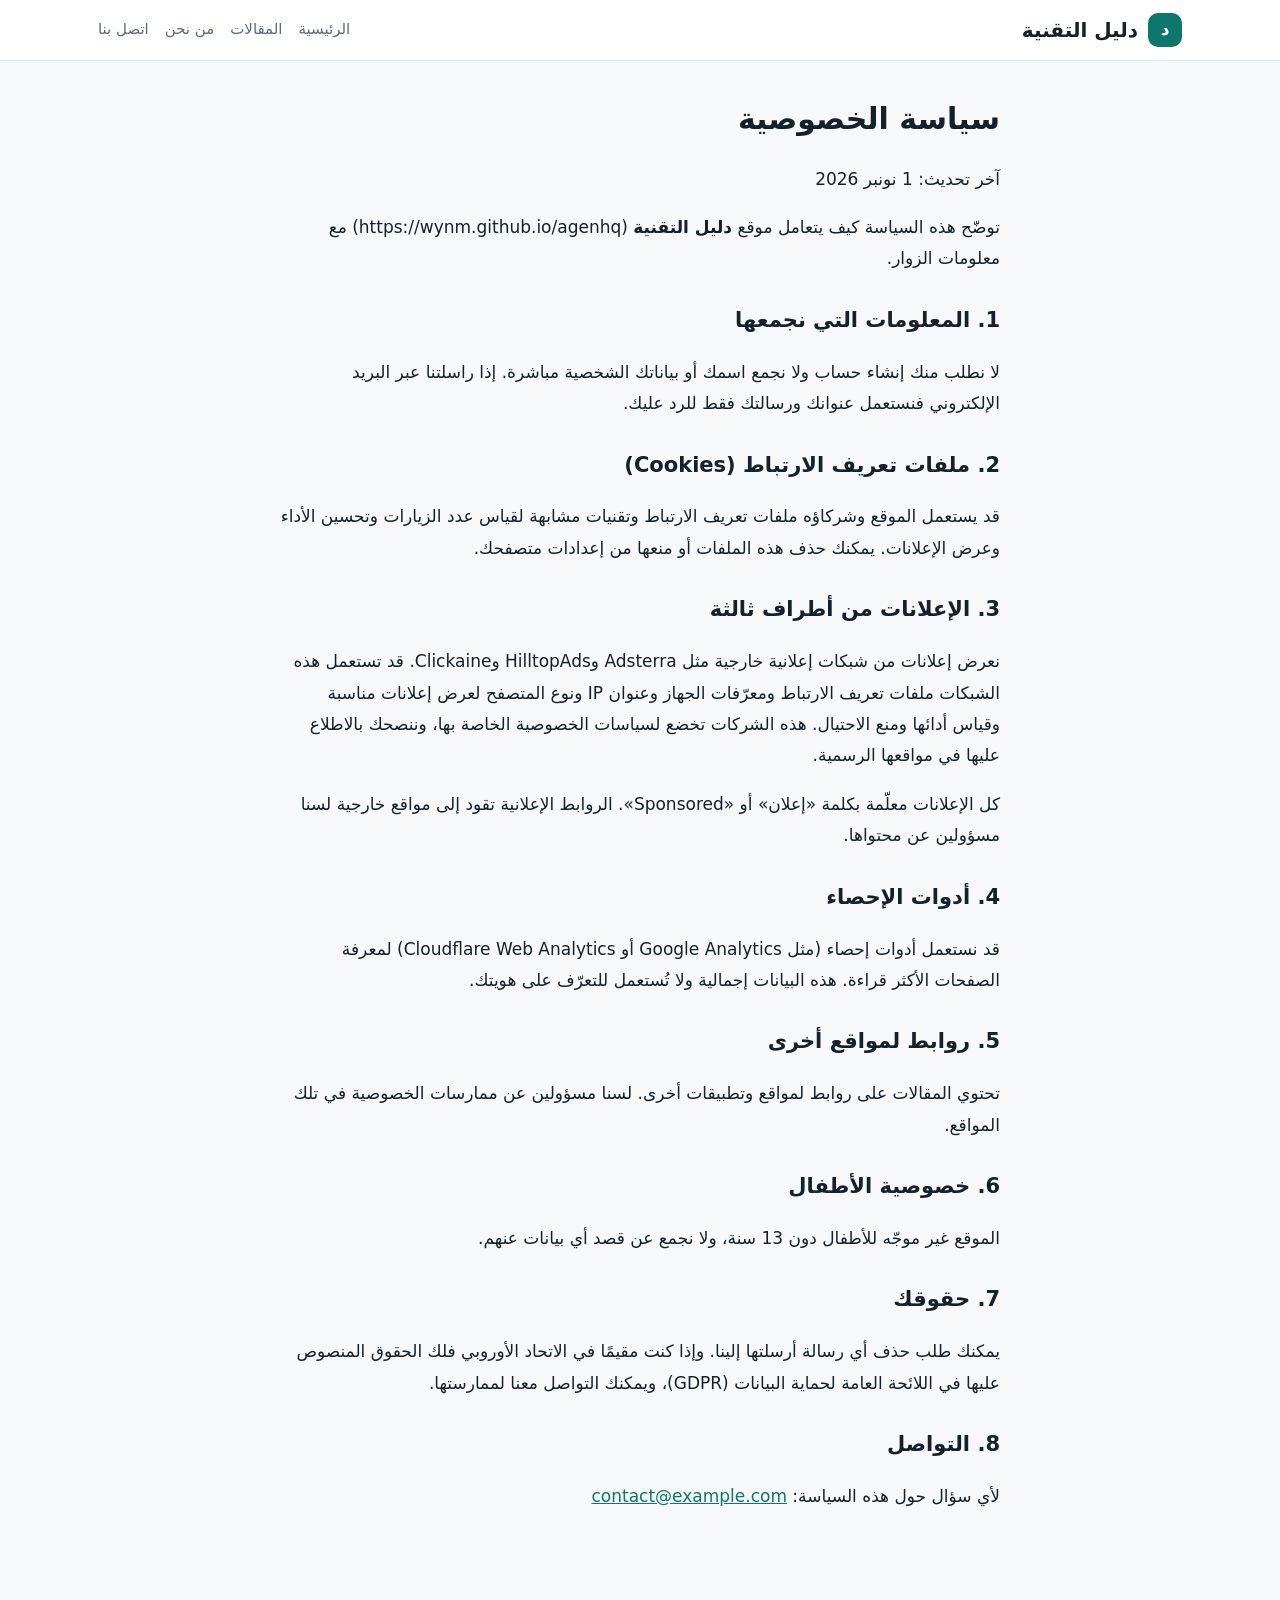
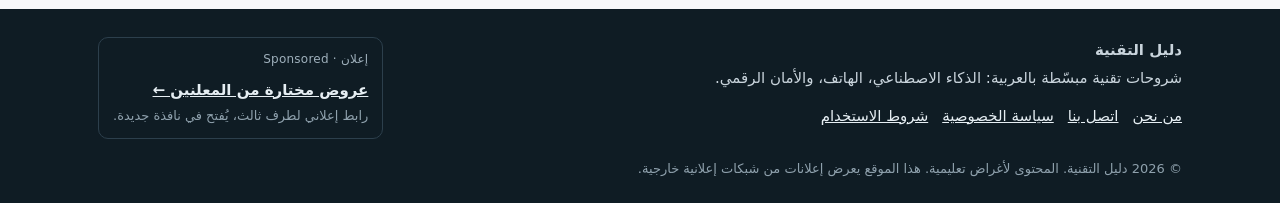
<file: privacy.html>
<!doctype html>
<html lang="ar" dir="rtl">
<head>
<meta charset="utf-8">
<meta name="viewport" content="width=device-width, initial-scale=1">
<title>سياسة الخصوصية | دليل التقنية</title>
<meta name="description" content="سياسة الخصوصية لموقع دليل التقنية: البيانات التي نجمعها، ملفات تعريف الارتباط، والإعلانات من أطراف ثالثة.">
<link rel="canonical" href="https://wynm.github.io/agenhq/privacy.html">
<meta name="clickaine-site-verification" content="f5ba98b6756eb503f321cc8fbdf05f2835de8df2d45303060dd83e6c0fe429079fd2e927cec5ce80ad86c2e3172e13b832f202ecb557f3a18af8d8fcc2b6a148" />
<meta name="robots" content="index, follow">
<meta name="theme-color" content="#0f766e">
<meta property="og:locale" content="ar_AR">
<meta property="og:site_name" content="دليل التقنية">
<meta property="og:type" content="website">
<meta property="og:title" content="سياسة الخصوصية">
<meta property="og:description" content="سياسة الخصوصية لموقع دليل التقنية: البيانات التي نجمعها، ملفات تعريف الارتباط، والإعلانات من أطراف ثالثة.">
<meta property="og:url" content="https://wynm.github.io/agenhq/privacy.html">
<meta property="og:image" content="https://wynm.github.io/agenhq/img/og-home.png">
<meta property="og:image:width" content="1200">
<meta property="og:image:height" content="630">
<meta name="twitter:card" content="summary_large_image">
<link rel="icon" href="img/favicon.svg" type="image/svg+xml">
<link rel="stylesheet" href="style.css">

<!-- ADSTERRA_HEAD_CODES: إلا عطاتك شي شبكة كود خاصو يتحط فـ head، حطو هنا -->
</head>
<body>
<header class="site-header"><div class="wrap">
  <a class="logo" href="index.html"><span class="logo-mark">د</span>دليل التقنية</a>
  <nav class="nav"><a href="index.html">الرئيسية</a><a class="hide-sm" href="index.html#articles">المقالات</a><a href="about.html">من نحن</a><a href="contact.html">اتصل بنا</a></nav>
</div></header>
<div class="wrap"><div class="page">
<h1>سياسة الخصوصية</h1>
<p>آخر تحديث: 1 نونبر 2026</p>
<p>توضّح هذه السياسة كيف يتعامل موقع <strong>دليل التقنية</strong> (https://wynm.github.io/agenhq) مع معلومات الزوار.</p>
<h2>1. المعلومات التي نجمعها</h2>
<p>لا نطلب منك إنشاء حساب ولا نجمع اسمك أو بياناتك الشخصية مباشرة. إذا راسلتنا عبر البريد الإلكتروني فنستعمل عنوانك ورسالتك فقط للرد عليك.</p>
<h2>2. ملفات تعريف الارتباط (Cookies)</h2>
<p>قد يستعمل الموقع وشركاؤه ملفات تعريف الارتباط وتقنيات مشابهة لقياس عدد الزيارات وتحسين الأداء وعرض الإعلانات. يمكنك حذف هذه الملفات أو منعها من إعدادات متصفحك.</p>
<h2>3. الإعلانات من أطراف ثالثة</h2>
<p>نعرض إعلانات من شبكات إعلانية خارجية مثل Adsterra وHilltopAds وClickaine. قد تستعمل هذه الشبكات ملفات تعريف الارتباط ومعرّفات الجهاز وعنوان IP ونوع المتصفح لعرض إعلانات مناسبة وقياس أدائها ومنع الاحتيال. هذه الشركات تخضع لسياسات الخصوصية الخاصة بها، وننصحك بالاطلاع عليها في مواقعها الرسمية.</p>
<p>كل الإعلانات معلّمة بكلمة «إعلان» أو «Sponsored». الروابط الإعلانية تقود إلى مواقع خارجية لسنا مسؤولين عن محتواها.</p>
<h2>4. أدوات الإحصاء</h2>
<p>قد نستعمل أدوات إحصاء (مثل Google Analytics أو Cloudflare Web Analytics) لمعرفة الصفحات الأكثر قراءة. هذه البيانات إجمالية ولا تُستعمل للتعرّف على هويتك.</p>
<h2>5. روابط لمواقع أخرى</h2>
<p>تحتوي المقالات على روابط لمواقع وتطبيقات أخرى. لسنا مسؤولين عن ممارسات الخصوصية في تلك المواقع.</p>
<h2>6. خصوصية الأطفال</h2>
<p>الموقع غير موجّه للأطفال دون 13 سنة، ولا نجمع عن قصد أي بيانات عنهم.</p>
<h2>7. حقوقك</h2>
<p>يمكنك طلب حذف أي رسالة أرسلتها إلينا. وإذا كنت مقيمًا في الاتحاد الأوروبي فلك الحقوق المنصوص عليها في اللائحة العامة لحماية البيانات (GDPR)، ويمكنك التواصل معنا لممارستها.</p>
<h2>8. التواصل</h2>
<p>لأي سؤال حول هذه السياسة: <a href="mailto:contact@example.com">contact@example.com</a></p></div></div><footer class="site-footer"><div class="wrap">
  <div class="foot-grid">
    <div><strong>دليل التقنية</strong><br>شروحات تقنية مبسّطة بالعربية: الذكاء الاصطناعي، الهاتف، والأمان الرقمي.
      <div class="foot-links" style="margin-top:10px"><a href="about.html">من نحن</a><a href="contact.html">اتصل بنا</a><a href="privacy.html">سياسة الخصوصية</a><a href="terms.html">شروط الاستخدام</a></div></div>
    <div class="sponsored-box">
      <span class="ad-label">إعلان · Sponsored</span>
      <!-- HILLTOPADS_DIRECTLINK: رابط إعلاني اختياري وواضح. لا تغيّر النص لشيء مضلل ولا تحوّلو لزر "تحميل". -->
      <a href="https://motionless-bus.com/OZwdbp" target="_blank" rel="sponsored nofollow noopener">عروض مختارة من المعلنين ←</a>
      <div style="font-size:13px;color:#8fa1ad">رابط إعلاني لطرف ثالث، يُفتح في نافذة جديدة.</div>
    </div>
  </div>
  <div class="copy">© 2026 دليل التقنية. المحتوى لأغراض تعليمية. هذا الموقع يعرض إعلانات من شبكات إعلانية خارجية.</div>
</div></footer>

<!-- ADSTERRA_SOCIAL_BAR: الصق هنا كود Social Bar (سكريبت واحد فقط).
     لا تضف معه In-Page Push ديال Clickaine فنفس الصفحة. -->
<!-- ADSTERRA_POPUNDER (اختياري، معطّل): لا تفعّله إذا كان الزوار جايين من فيسبوك/إنستغرام.
     سياسة Meta كتعتبر pop-ups/unders واجهة مضللة وتقدر تبلوكي روابط الدومين ديالك. -->
<script>
document.querySelectorAll('.cp').forEach(function(b){b.addEventListener('click',function(){
  navigator.clipboard&&navigator.clipboard.writeText(location.href).then(function(){b.textContent='تم نسخ الرابط ✓'});});});
</script>
</body></html>
</file>
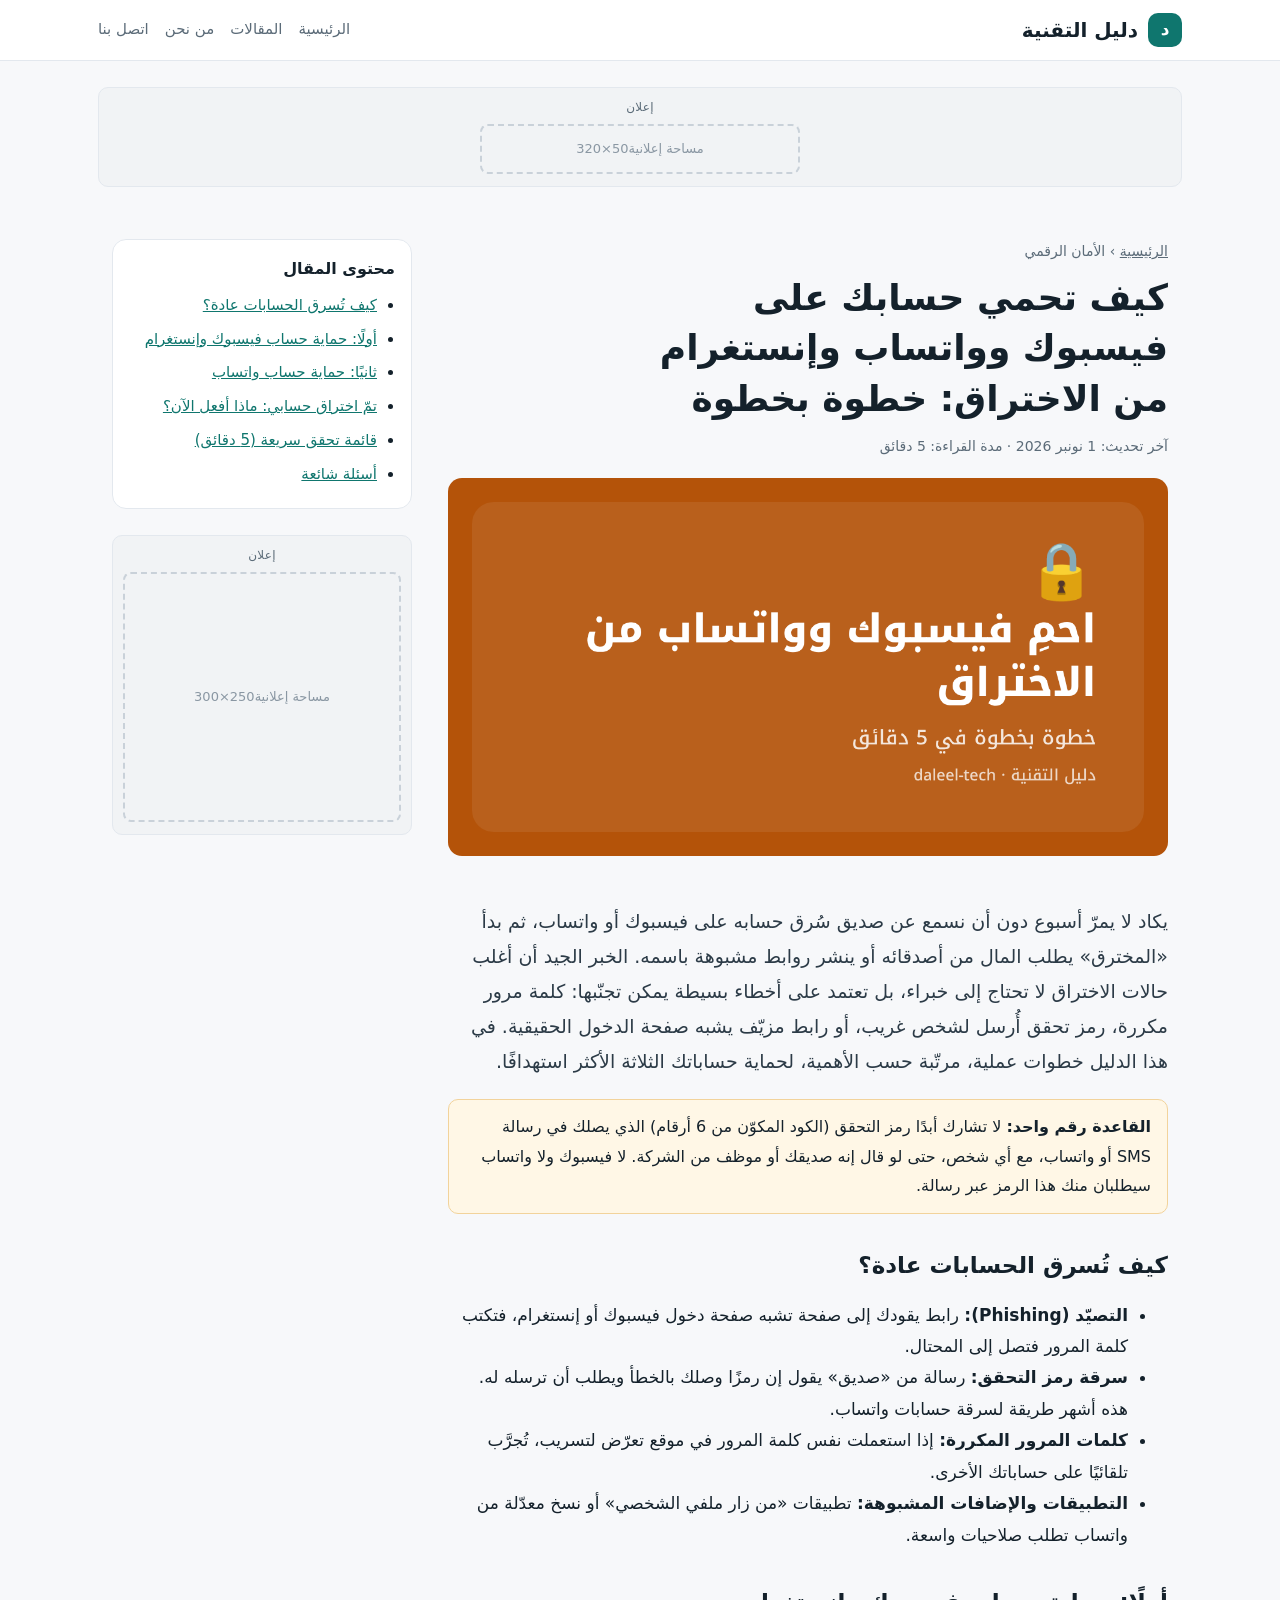
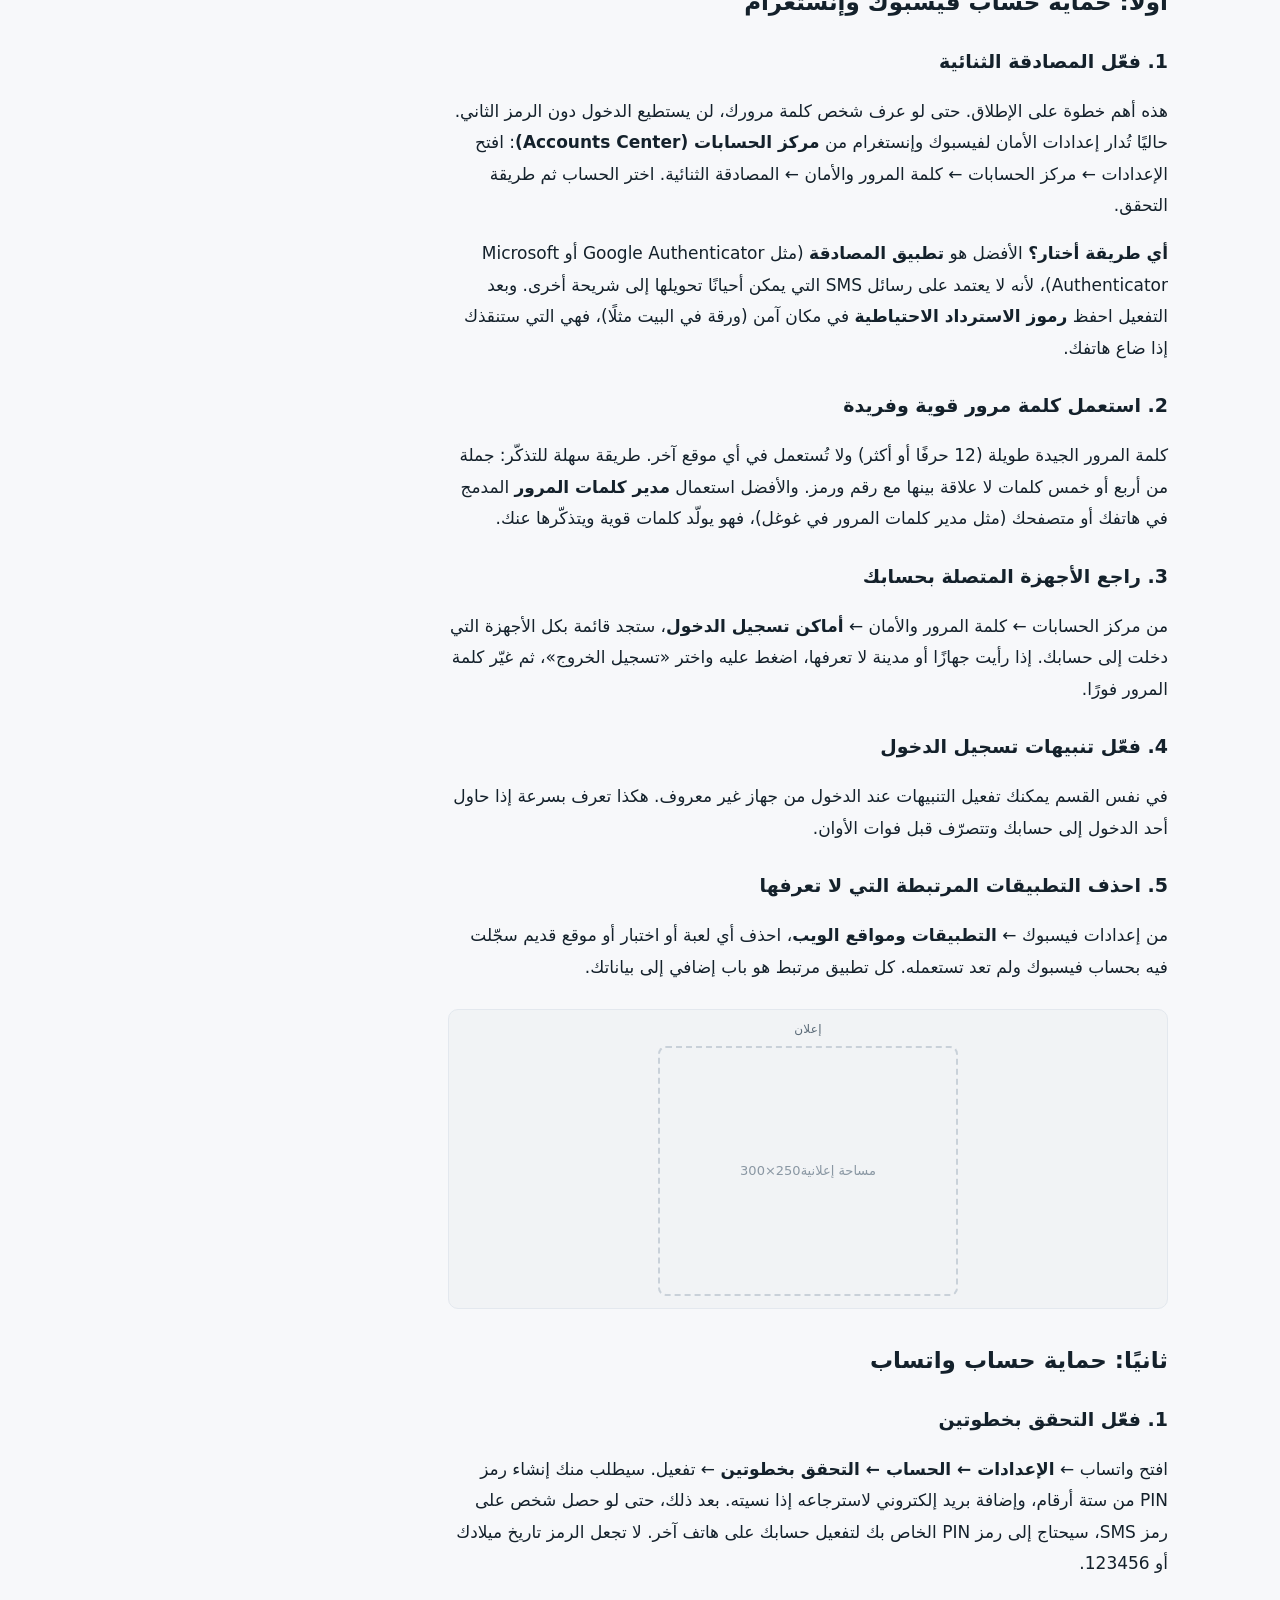
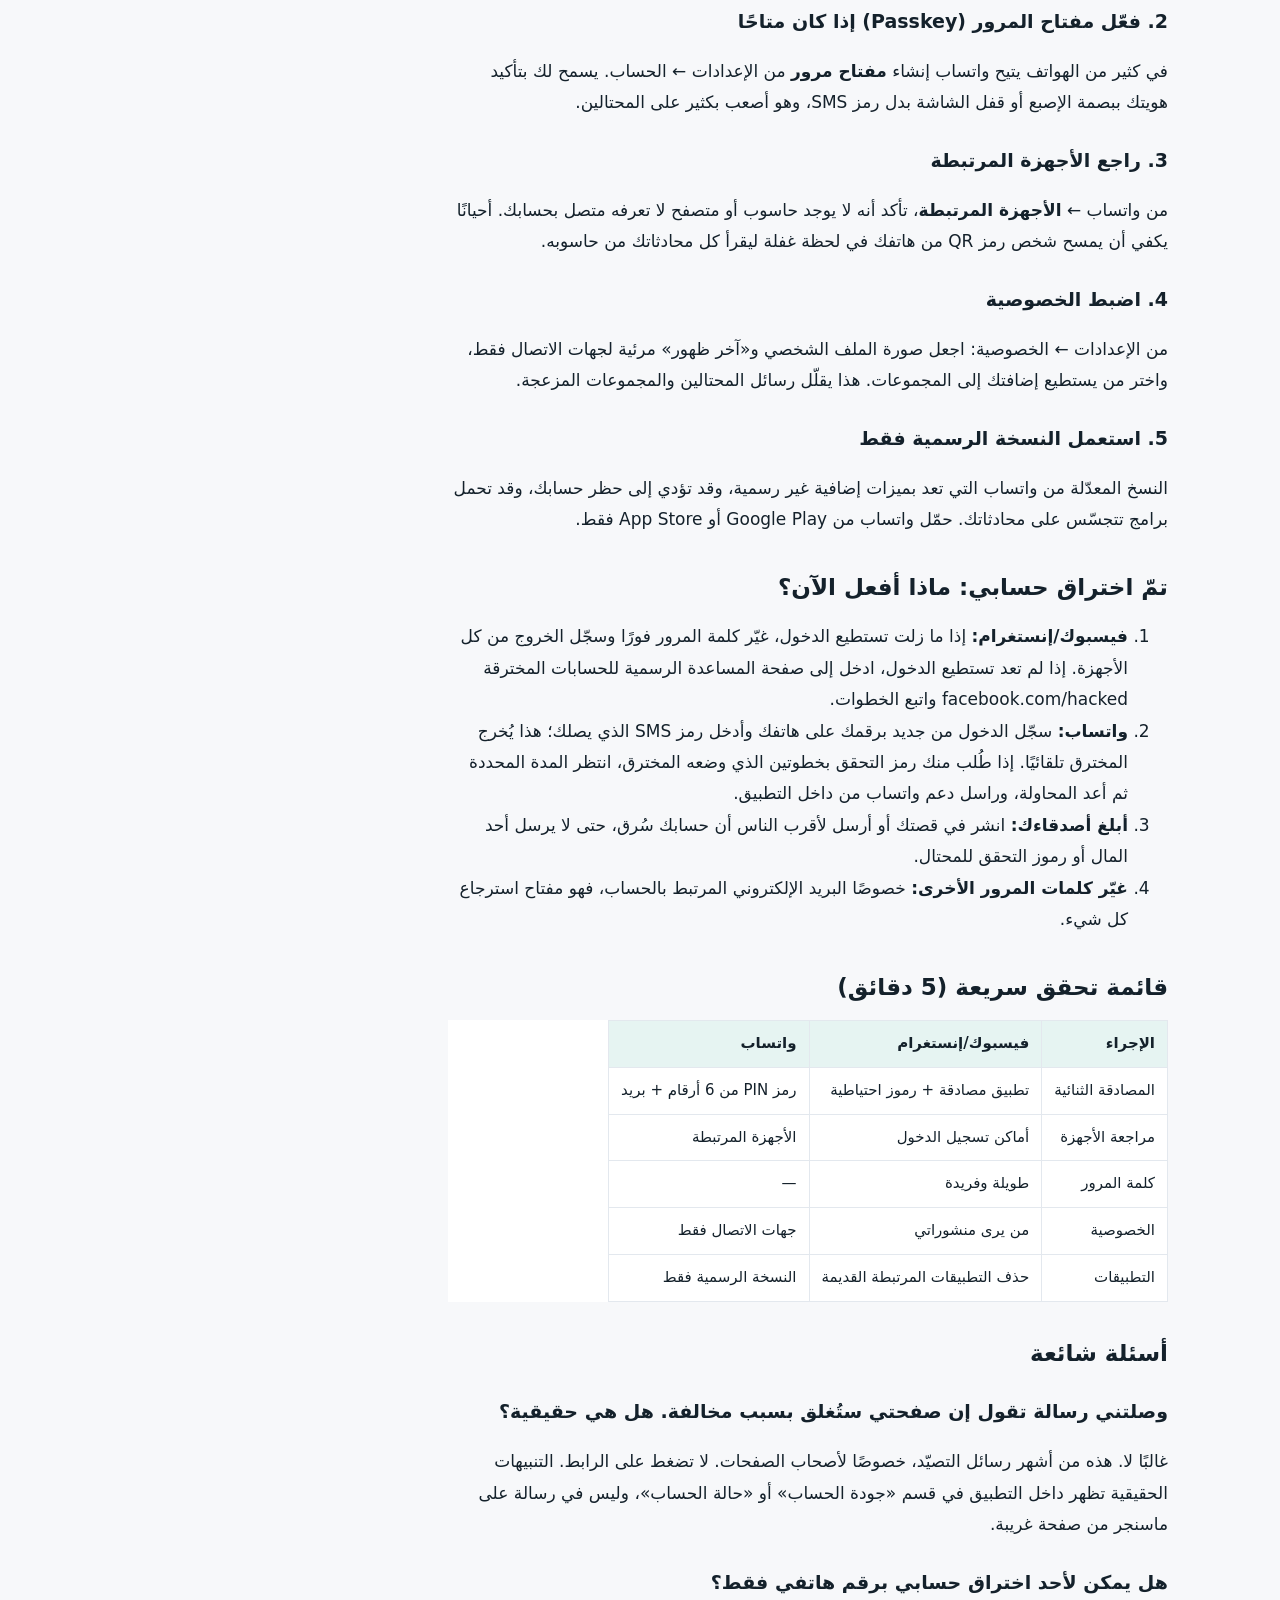
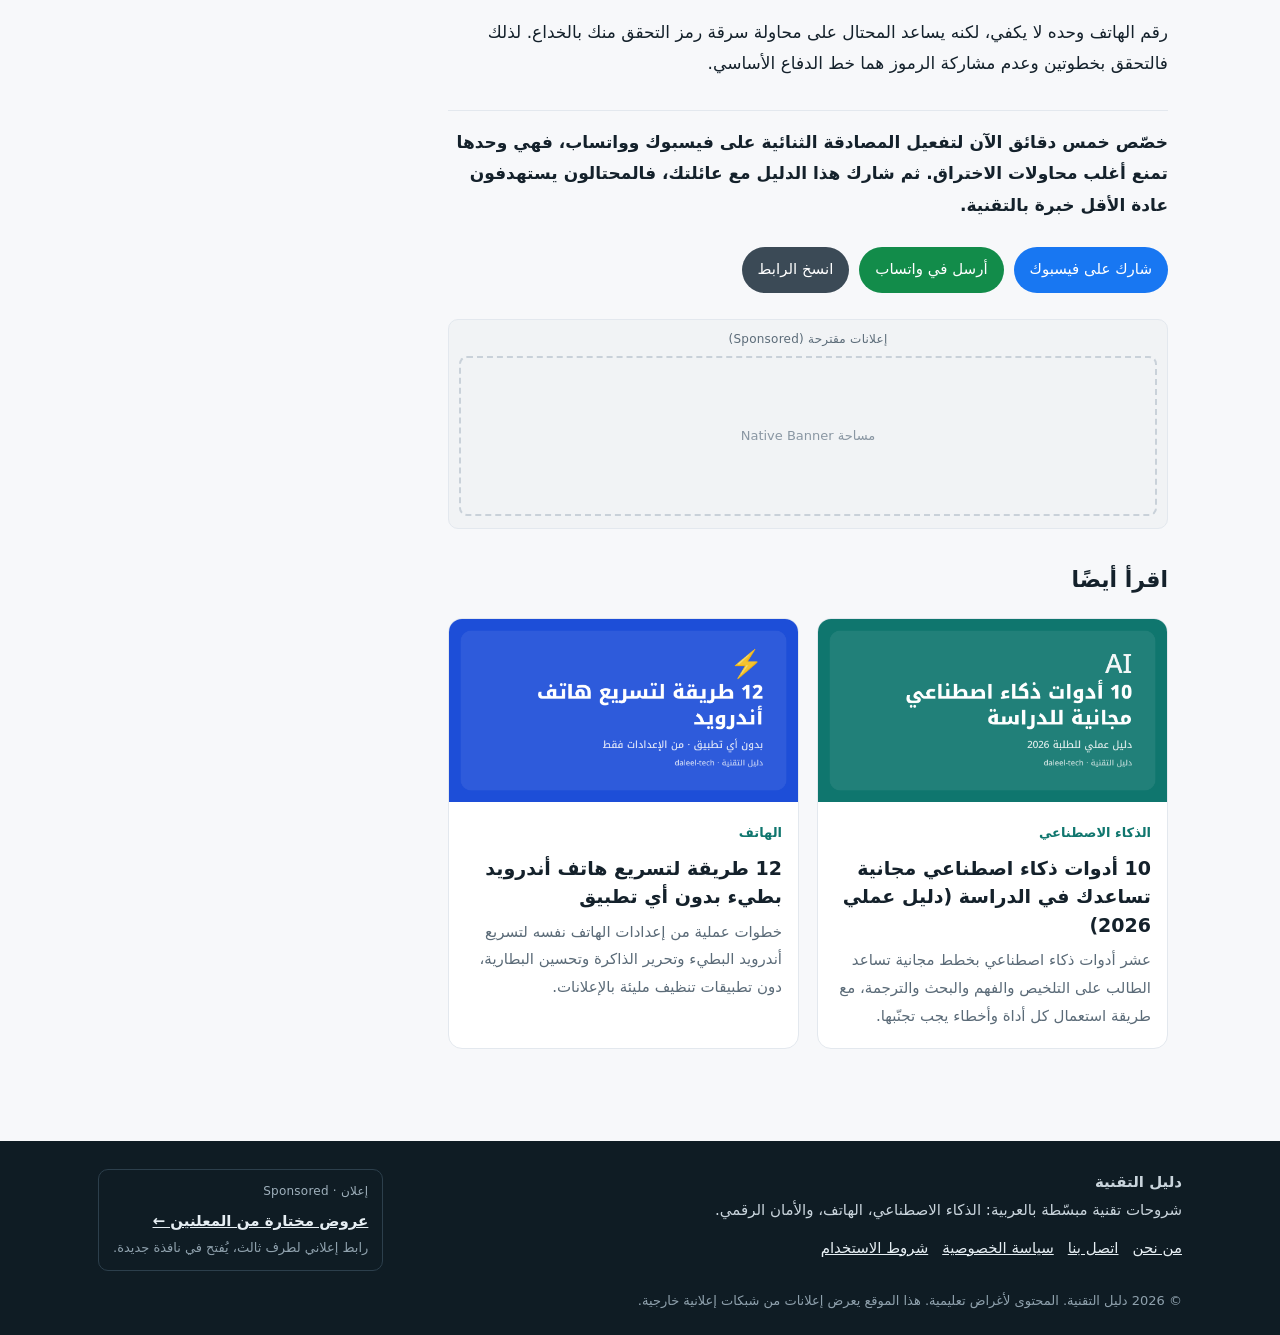
<file: protect-accounts.html>
<!doctype html>
<html lang="ar" dir="rtl">
<head>
<meta charset="utf-8">
<meta name="viewport" content="width=device-width, initial-scale=1">
<title>كيف تحمي حسابك على فيسبوك وواتساب وإنستغرام من الاختراق: خطوة بخطوة | دليل التقنية</title>
<meta name="description" content="دليل عملي لتفعيل المصادقة الثنائية وكلمات مرور قوية ومراجعة الأجهزة المتصلة، وماذا تفعل إذا سُرق حسابك على فيسبوك أو واتساب.">
<link rel="canonical" href="https://wynm.github.io/agenhq/protect-accounts.html">
<meta name="clickaine-site-verification" content="f5ba98b6756eb503f321cc8fbdf05f2835de8df2d45303060dd83e6c0fe429079fd2e927cec5ce80ad86c2e3172e13b832f202ecb557f3a18af8d8fcc2b6a148" />
<meta name="robots" content="index, follow">
<meta name="theme-color" content="#0f766e">
<meta property="og:locale" content="ar_AR">
<meta property="og:site_name" content="دليل التقنية">
<meta property="og:type" content="article">
<meta property="og:title" content="كيف تحمي حسابك على فيسبوك وواتساب وإنستغرام من الاختراق: خطوة بخطوة">
<meta property="og:description" content="دليل عملي لتفعيل المصادقة الثنائية وكلمات مرور قوية ومراجعة الأجهزة المتصلة، وماذا تفعل إذا سُرق حسابك على فيسبوك أو واتساب.">
<meta property="og:url" content="https://wynm.github.io/agenhq/protect-accounts.html">
<meta property="og:image" content="https://wynm.github.io/agenhq/img/og-protect-accounts.png">
<meta property="og:image:width" content="1200">
<meta property="og:image:height" content="630">
<meta name="twitter:card" content="summary_large_image">
<link rel="icon" href="img/favicon.svg" type="image/svg+xml">
<link rel="stylesheet" href="style.css">
<script type="application/ld+json">{"@context": "https://schema.org", "@type": "Article", "headline": "كيف تحمي حسابك على فيسبوك وواتساب وإنستغرام من الاختراق: خطوة بخطوة", "description": "دليل عملي لتفعيل المصادقة الثنائية وكلمات مرور قوية ومراجعة الأجهزة المتصلة، وماذا تفعل إذا سُرق حسابك على فيسبوك أو واتساب.", "inLanguage": "ar", "datePublished": "2026-11-01", "dateModified": "2026-11-01", "image": "https://wynm.github.io/agenhq/img/og-protect-accounts.png", "author": {"@type": "Organization", "name": "دليل التقنية"}, "publisher": {"@type": "Organization", "name": "دليل التقنية"}, "mainEntityOfPage": "https://wynm.github.io/agenhq/protect-accounts.html"}</script>
<!-- ADSTERRA_HEAD_CODES: إلا عطاتك شي شبكة كود خاصو يتحط فـ head، حطو هنا -->
</head>
<body>
<header class="site-header"><div class="wrap">
  <a class="logo" href="index.html"><span class="logo-mark">د</span>دليل التقنية</a>
  <nav class="nav"><a href="index.html">الرئيسية</a><a class="hide-sm" href="index.html#articles">المقالات</a><a href="about.html">من نحن</a><a href="contact.html">اتصل بنا</a></nav>
</div></header>
<div class="wrap"><div class="ad-slot ad-320x50">
  <span class="ad-label">إعلان</span>
  <!-- ADSTERRA_BANNER_320x50: الصق هنا كود Banner 320x50 من Adsterra -->
  <!-- احذف السطر الموالي (ad-placeholder) بعد لصق الكود -->
  <div class="ad-placeholder">مساحة إعلانية <bdi dir="ltr">320×50</bdi></div>
</div>
<div class="layout">
<article>
  <div class="crumbs"><a href="index.html">الرئيسية</a> › الأمان الرقمي</div>
  <h1>كيف تحمي حسابك على فيسبوك وواتساب وإنستغرام من الاختراق: خطوة بخطوة</h1>
  <div class="meta">آخر تحديث: 1 نونبر 2026 · مدة القراءة: 5 دقائق</div>
  <img class="cover" src="img/og-protect-accounts.png" alt="حماية فيسبوك وواتساب من الاختراق" width="1200" height="630">
  <p class="lead">يكاد لا يمرّ أسبوع دون أن نسمع عن صديق سُرق حسابه على فيسبوك أو واتساب، ثم بدأ «المخترق» يطلب المال من أصدقائه أو ينشر روابط مشبوهة باسمه. الخبر الجيد أن أغلب حالات الاختراق لا تحتاج إلى خبراء، بل تعتمد على أخطاء بسيطة يمكن تجنّبها: كلمة مرور مكررة، رمز تحقق أُرسل لشخص غريب، أو رابط مزيّف يشبه صفحة الدخول الحقيقية. في هذا الدليل خطوات عملية، مرتّبة حسب الأهمية، لحماية حساباتك الثلاثة الأكثر استهدافًا.</p>

<div class="note"><strong>القاعدة رقم واحد:</strong> لا تشارك أبدًا رمز التحقق (الكود المكوّن من 6 أرقام) الذي يصلك في رسالة SMS أو واتساب، مع أي شخص، حتى لو قال إنه صديقك أو موظف من الشركة. لا فيسبوك ولا واتساب سيطلبان منك هذا الرمز عبر رسالة.</div>

<h2 id="why">كيف تُسرق الحسابات عادة؟</h2>
<ul>
<li><strong>التصيّد (Phishing):</strong> رابط يقودك إلى صفحة تشبه صفحة دخول فيسبوك أو إنستغرام، فتكتب كلمة المرور فتصل إلى المحتال.</li>
<li><strong>سرقة رمز التحقق:</strong> رسالة من «صديق» يقول إن رمزًا وصلك بالخطأ ويطلب أن ترسله له. هذه أشهر طريقة لسرقة حسابات واتساب.</li>
<li><strong>كلمات المرور المكررة:</strong> إذا استعملت نفس كلمة المرور في موقع تعرّض لتسريب، تُجرَّب تلقائيًا على حساباتك الأخرى.</li>
<li><strong>التطبيقات والإضافات المشبوهة:</strong> تطبيقات «من زار ملفي الشخصي» أو نسخ معدّلة من واتساب تطلب صلاحيات واسعة.</li>
</ul>

<h2 id="fb">أولًا: حماية حساب فيسبوك وإنستغرام</h2>
<h3>1. فعّل المصادقة الثنائية</h3>
<p>هذه أهم خطوة على الإطلاق. حتى لو عرف شخص كلمة مرورك، لن يستطيع الدخول دون الرمز الثاني. حاليًا تُدار إعدادات الأمان لفيسبوك وإنستغرام من <strong>مركز الحسابات (Accounts Center)</strong>: افتح الإعدادات ← مركز الحسابات ← كلمة المرور والأمان ← المصادقة الثنائية. اختر الحساب ثم طريقة التحقق.</p>
<p><strong>أي طريقة أختار؟</strong> الأفضل هو <strong>تطبيق المصادقة</strong> (مثل Google Authenticator أو Microsoft Authenticator)، لأنه لا يعتمد على رسائل SMS التي يمكن أحيانًا تحويلها إلى شريحة أخرى. وبعد التفعيل احفظ <strong>رموز الاسترداد الاحتياطية</strong> في مكان آمن (ورقة في البيت مثلًا)، فهي التي ستنقذك إذا ضاع هاتفك.</p>

<h3>2. استعمل كلمة مرور قوية وفريدة</h3>
<p>كلمة المرور الجيدة طويلة (12 حرفًا أو أكثر) ولا تُستعمل في أي موقع آخر. طريقة سهلة للتذكّر: جملة من أربع أو خمس كلمات لا علاقة بينها مع رقم ورمز. والأفضل استعمال <strong>مدير كلمات المرور</strong> المدمج في هاتفك أو متصفحك (مثل مدير كلمات المرور في غوغل)، فهو يولّد كلمات قوية ويتذكّرها عنك.</p>

<h3>3. راجع الأجهزة المتصلة بحسابك</h3>
<p>من مركز الحسابات ← كلمة المرور والأمان ← <strong>أماكن تسجيل الدخول</strong>، ستجد قائمة بكل الأجهزة التي دخلت إلى حسابك. إذا رأيت جهازًا أو مدينة لا تعرفها، اضغط عليه واختر «تسجيل الخروج»، ثم غيّر كلمة المرور فورًا.</p>

<h3>4. فعّل تنبيهات تسجيل الدخول</h3>
<p>في نفس القسم يمكنك تفعيل التنبيهات عند الدخول من جهاز غير معروف. هكذا تعرف بسرعة إذا حاول أحد الدخول إلى حسابك وتتصرّف قبل فوات الأوان.</p>

<h3>5. احذف التطبيقات المرتبطة التي لا تعرفها</h3>
<p>من إعدادات فيسبوك ← <strong>التطبيقات ومواقع الويب</strong>، احذف أي لعبة أو اختبار أو موقع قديم سجّلت فيه بحساب فيسبوك ولم تعد تستعمله. كل تطبيق مرتبط هو باب إضافي إلى بياناتك.</p>

<div class="ad-slot ad-300x250">
  <span class="ad-label">إعلان</span>
  <!-- ADSTERRA_BANNER_300x250: الصق هنا كود Banner 300x250 من Adsterra -->
  <!-- احذف السطر الموالي (ad-placeholder) بعد لصق الكود -->
  <div class="ad-placeholder">مساحة إعلانية <bdi dir="ltr">300×250</bdi></div>
</div>

<h2 id="wa">ثانيًا: حماية حساب واتساب</h2>
<h3>1. فعّل التحقق بخطوتين</h3>
<p>افتح واتساب ← <strong>الإعدادات ← الحساب ← التحقق بخطوتين</strong> ← تفعيل. سيطلب منك إنشاء رمز PIN من ستة أرقام، وإضافة بريد إلكتروني لاسترجاعه إذا نسيته. بعد ذلك، حتى لو حصل شخص على رمز SMS، سيحتاج إلى رمز PIN الخاص بك لتفعيل حسابك على هاتف آخر. لا تجعل الرمز تاريخ ميلادك أو 123456.</p>

<h3>2. فعّل مفتاح المرور (Passkey) إذا كان متاحًا</h3>
<p>في كثير من الهواتف يتيح واتساب إنشاء <strong>مفتاح مرور</strong> من الإعدادات ← الحساب. يسمح لك بتأكيد هويتك ببصمة الإصبع أو قفل الشاشة بدل رمز SMS، وهو أصعب بكثير على المحتالين.</p>

<h3>3. راجع الأجهزة المرتبطة</h3>
<p>من واتساب ← <strong>الأجهزة المرتبطة</strong>، تأكد أنه لا يوجد حاسوب أو متصفح لا تعرفه متصل بحسابك. أحيانًا يكفي أن يمسح شخص رمز QR من هاتفك في لحظة غفلة ليقرأ كل محادثاتك من حاسوبه.</p>

<h3>4. اضبط الخصوصية</h3>
<p>من الإعدادات ← الخصوصية: اجعل صورة الملف الشخصي و«آخر ظهور» مرئية لجهات الاتصال فقط، واختر من يستطيع إضافتك إلى المجموعات. هذا يقلّل رسائل المحتالين والمجموعات المزعجة.</p>

<h3>5. استعمل النسخة الرسمية فقط</h3>
<p>النسخ المعدّلة من واتساب التي تعد بميزات إضافية غير رسمية، وقد تؤدي إلى حظر حسابك، وقد تحمل برامج تتجسّس على محادثاتك. حمّل واتساب من Google Play أو App Store فقط.</p>

<h2 id="hacked">تمّ اختراق حسابي: ماذا أفعل الآن؟</h2>
<ol>
<li><strong>فيسبوك/إنستغرام:</strong> إذا ما زلت تستطيع الدخول، غيّر كلمة المرور فورًا وسجّل الخروج من كل الأجهزة. إذا لم تعد تستطيع الدخول، ادخل إلى صفحة المساعدة الرسمية للحسابات المخترقة <span dir="ltr">facebook.com/hacked</span> واتبع الخطوات.</li>
<li><strong>واتساب:</strong> سجّل الدخول من جديد برقمك على هاتفك وأدخل رمز SMS الذي يصلك؛ هذا يُخرج المخترق تلقائيًا. إذا طُلب منك رمز التحقق بخطوتين الذي وضعه المخترق، انتظر المدة المحددة ثم أعد المحاولة، وراسل دعم واتساب من داخل التطبيق.</li>
<li><strong>أبلغ أصدقاءك:</strong> انشر في قصتك أو أرسل لأقرب الناس أن حسابك سُرق، حتى لا يرسل أحد المال أو رموز التحقق للمحتال.</li>
<li><strong>غيّر كلمات المرور الأخرى:</strong> خصوصًا البريد الإلكتروني المرتبط بالحساب، فهو مفتاح استرجاع كل شيء.</li>
</ol>

<h2 id="checklist">قائمة تحقق سريعة (5 دقائق)</h2>
<table>
<thead><tr><th>الإجراء</th><th>فيسبوك/إنستغرام</th><th>واتساب</th></tr></thead>
<tbody>
<tr><td>المصادقة الثنائية</td><td>تطبيق مصادقة + رموز احتياطية</td><td>رمز PIN من 6 أرقام + بريد</td></tr>
<tr><td>مراجعة الأجهزة</td><td>أماكن تسجيل الدخول</td><td>الأجهزة المرتبطة</td></tr>
<tr><td>كلمة المرور</td><td>طويلة وفريدة</td><td>—</td></tr>
<tr><td>الخصوصية</td><td>من يرى منشوراتي</td><td>جهات الاتصال فقط</td></tr>
<tr><td>التطبيقات</td><td>حذف التطبيقات المرتبطة القديمة</td><td>النسخة الرسمية فقط</td></tr>
</tbody>
</table>

<h2 id="faq">أسئلة شائعة</h2>
<h3>وصلتني رسالة تقول إن صفحتي ستُغلق بسبب مخالفة. هل هي حقيقية؟</h3>
<p>غالبًا لا. هذه من أشهر رسائل التصيّد، خصوصًا لأصحاب الصفحات. لا تضغط على الرابط. التنبيهات الحقيقية تظهر داخل التطبيق في قسم «جودة الحساب» أو «حالة الحساب»، وليس في رسالة على ماسنجر من صفحة غريبة.</p>
<h3>هل يمكن لأحد اختراق حسابي برقم هاتفي فقط؟</h3>
<p>رقم الهاتف وحده لا يكفي، لكنه يساعد المحتال على محاولة سرقة رمز التحقق منك بالخداع. لذلك فالتحقق بخطوتين وعدم مشاركة الرموز هما خط الدفاع الأساسي.</p>

<p class="outro">خصّص خمس دقائق الآن لتفعيل المصادقة الثنائية على فيسبوك وواتساب، فهي وحدها تمنع أغلب محاولات الاختراق. ثم شارك هذا الدليل مع عائلتك، فالمحتالون يستهدفون عادة الأقل خبرة بالتقنية.</p>

  <div class="share">
    <a class="fb" href="https://www.facebook.com/sharer/sharer.php?u=https%3A//wynm.github.io/agenhq/protect-accounts.html" target="_blank" rel="noopener">شارك على فيسبوك</a>
    <a class="wa" href="https://wa.me/?text=%D9%83%D9%8A%D9%81%20%D8%AA%D8%AD%D9%85%D9%8A%20%D8%AD%D8%B3%D8%A7%D8%A8%D9%83%20%D8%B9%D9%84%D9%89%20%D9%81%D9%8A%D8%B3%D8%A8%D9%88%D9%83%20%D9%88%D9%88%D8%A7%D8%AA%D8%B3%D8%A7%D8%A8%20%D9%88%D8%A5%D9%86%D8%B3%D8%AA%D8%BA%D8%B1%D8%A7%D9%85%20%D9%85%D9%86%20%D8%A7%D9%84%D8%A7%D8%AE%D8%AA%D8%B1%D8%A7%D9%82%3A%20%D8%AE%D8%B7%D9%88%D8%A9%20%D8%A8%D8%AE%D8%B7%D9%88%D8%A9%20https%3A//wynm.github.io/agenhq/protect-accounts.html" target="_blank" rel="noopener">أرسل في واتساب</a>
    <button class="cp" type="button">انسخ الرابط</button>
  </div>
  <div class="ad-slot ad-native">
  <span class="ad-label">إعلانات مقترحة (Sponsored)</span>
  <!-- ADSTERRA_NATIVE_BANNER: الصق هنا كود Native Banner من Adsterra (السكريبت + div) -->
  <!-- احذف السطر الموالي (ad-placeholder) بعد لصق الكود -->
  <div class="ad-placeholder">مساحة Native Banner</div>
</div>
  <h2 class="section-title">اقرأ أيضًا</h2>
  <div class="grid"><a class="card" href="ai-tools-students.html">
  <img src="img/og-ai-tools-students.png" alt="أدوات ذكاء اصطناعي مجانية للطلبة" loading="lazy" width="1200" height="630">
  <div class="body"><span class="tag">الذكاء الاصطناعي</span><h3>10 أدوات ذكاء اصطناعي مجانية تساعدك في الدراسة (دليل عملي 2026)</h3><p>عشر أدوات ذكاء اصطناعي بخطط مجانية تساعد الطالب على التلخيص والفهم والبحث والترجمة، مع طريقة استعمال كل أداة وأخطاء يجب تجنّبها.</p></div></a><a class="card" href="speed-up-android.html">
  <img src="img/og-speed-up-android.png" alt="تسريع هاتف أندرويد بدون تطبيقات" loading="lazy" width="1200" height="630">
  <div class="body"><span class="tag">الهاتف</span><h3>12 طريقة لتسريع هاتف أندرويد بطيء بدون أي تطبيق</h3><p>خطوات عملية من إعدادات الهاتف نفسه لتسريع أندرويد البطيء وتحرير الذاكرة وتحسين البطارية، دون تطبيقات تنظيف مليئة بالإعلانات.</p></div></a></div>
</article>
<aside class="sidebar">
  <div class="box"><h3>محتوى المقال</h3><ul><li><a href="#why">كيف تُسرق الحسابات عادة؟</a></li><li><a href="#fb">أولًا: حماية حساب فيسبوك وإنستغرام</a></li><li><a href="#wa">ثانيًا: حماية حساب واتساب</a></li><li><a href="#hacked">تمّ اختراق حسابي: ماذا أفعل الآن؟</a></li><li><a href="#checklist">قائمة تحقق سريعة (5 دقائق)</a></li><li><a href="#faq">أسئلة شائعة</a></li></ul></div>
  <div class="ad-slot ad-sidebar">
  <span class="ad-label">إعلان</span>
  <!-- CLICKAINE_BANNER_OR_NATIVE: الصق هنا كود زون Clickaine (Banner أو Native) — يظهر فالحاسوب فقط -->
  <!-- احذف السطر الموالي (ad-placeholder) بعد لصق الكود -->
  <div class="ad-placeholder">مساحة إعلانية <bdi dir="ltr">300×250</bdi></div>
</div>
</aside>
</div></div>
<footer class="site-footer"><div class="wrap">
  <div class="foot-grid">
    <div><strong>دليل التقنية</strong><br>شروحات تقنية مبسّطة بالعربية: الذكاء الاصطناعي، الهاتف، والأمان الرقمي.
      <div class="foot-links" style="margin-top:10px"><a href="about.html">من نحن</a><a href="contact.html">اتصل بنا</a><a href="privacy.html">سياسة الخصوصية</a><a href="terms.html">شروط الاستخدام</a></div></div>
    <div class="sponsored-box">
      <span class="ad-label">إعلان · Sponsored</span>
      <!-- HILLTOPADS_DIRECTLINK: رابط إعلاني اختياري وواضح. لا تغيّر النص لشيء مضلل ولا تحوّلو لزر "تحميل". -->
      <a href="https://motionless-bus.com/OZwdbp" target="_blank" rel="sponsored nofollow noopener">عروض مختارة من المعلنين ←</a>
      <div style="font-size:13px;color:#8fa1ad">رابط إعلاني لطرف ثالث، يُفتح في نافذة جديدة.</div>
    </div>
  </div>
  <div class="copy">© 2026 دليل التقنية. المحتوى لأغراض تعليمية. هذا الموقع يعرض إعلانات من شبكات إعلانية خارجية.</div>
</div></footer>

<!-- ADSTERRA_SOCIAL_BAR: الصق هنا كود Social Bar (سكريبت واحد فقط).
     لا تضف معه In-Page Push ديال Clickaine فنفس الصفحة. -->
<!-- ADSTERRA_POPUNDER (اختياري، معطّل): لا تفعّله إذا كان الزوار جايين من فيسبوك/إنستغرام.
     سياسة Meta كتعتبر pop-ups/unders واجهة مضللة وتقدر تبلوكي روابط الدومين ديالك. -->
<script>
document.querySelectorAll('.cp').forEach(function(b){b.addEventListener('click',function(){
  navigator.clipboard&&navigator.clipboard.writeText(location.href).then(function(){b.textContent='تم نسخ الرابط ✓'});});});
</script>
</body></html>
</file>
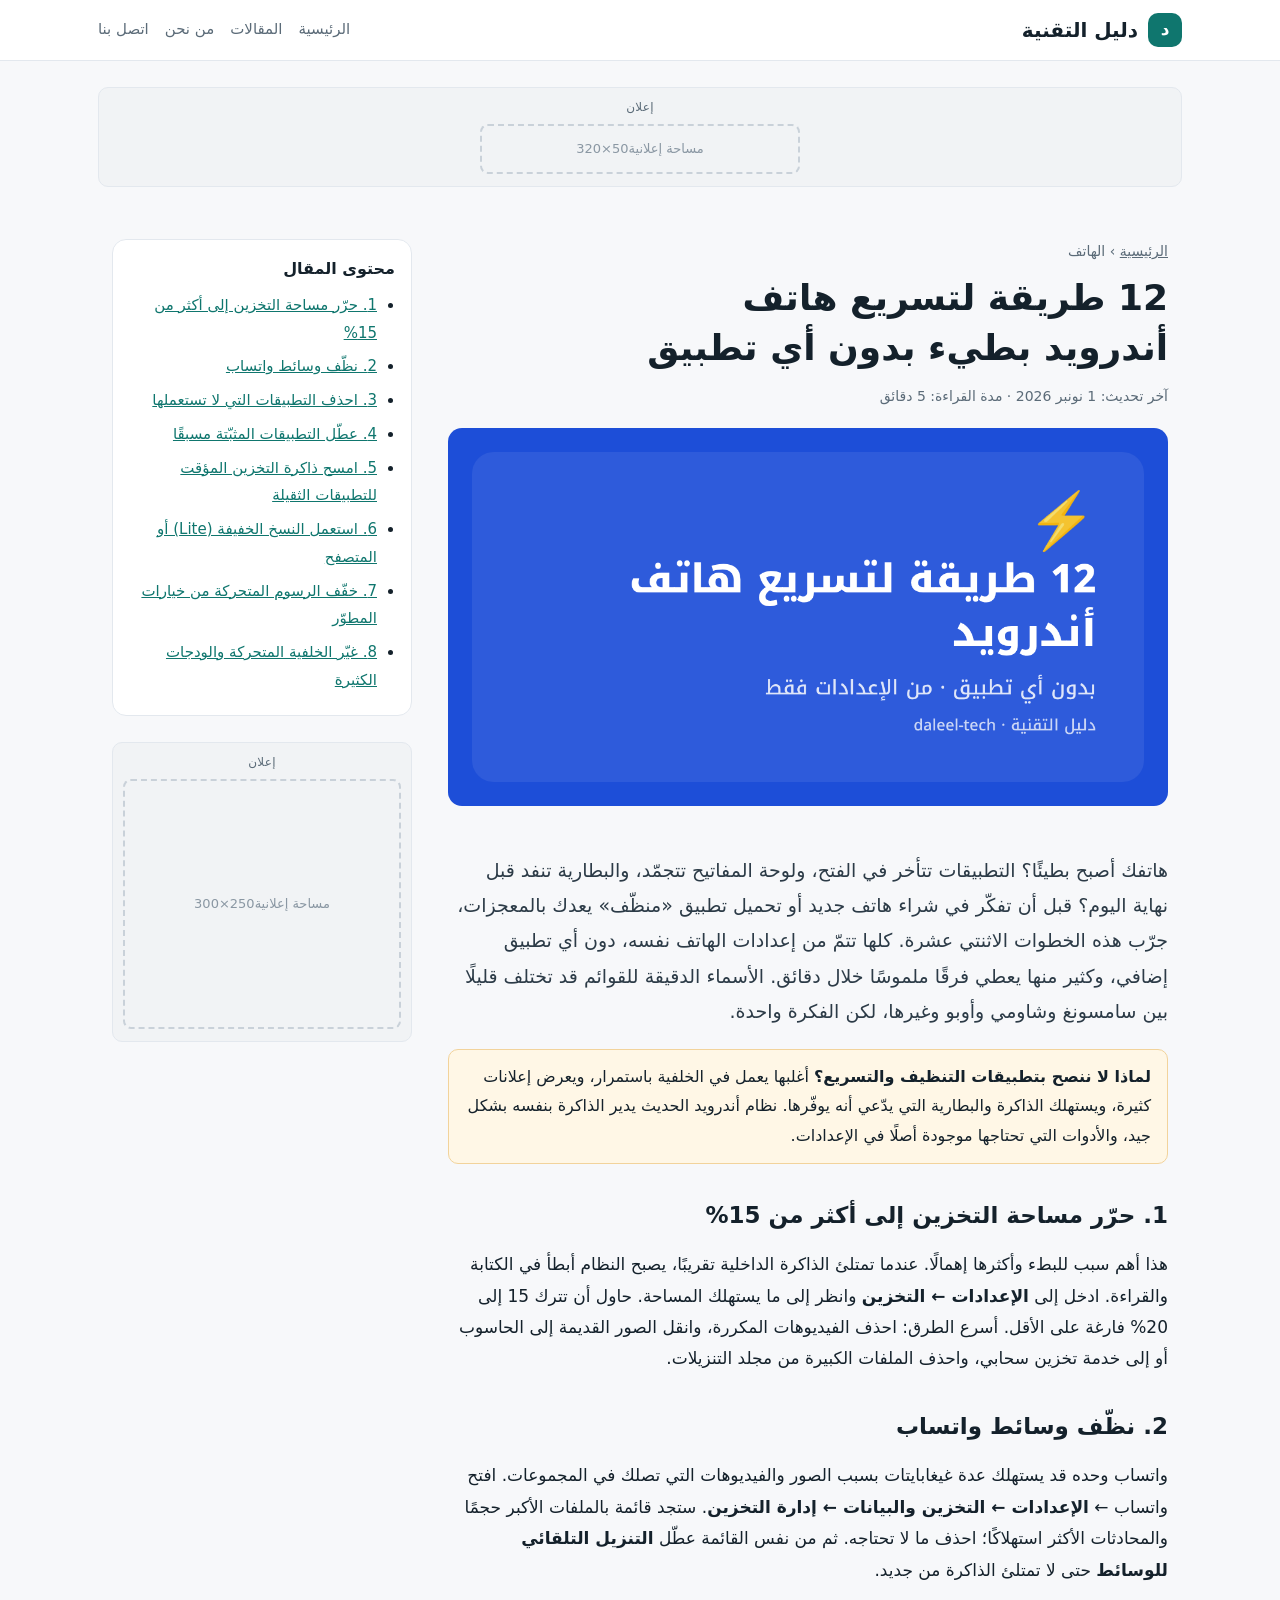
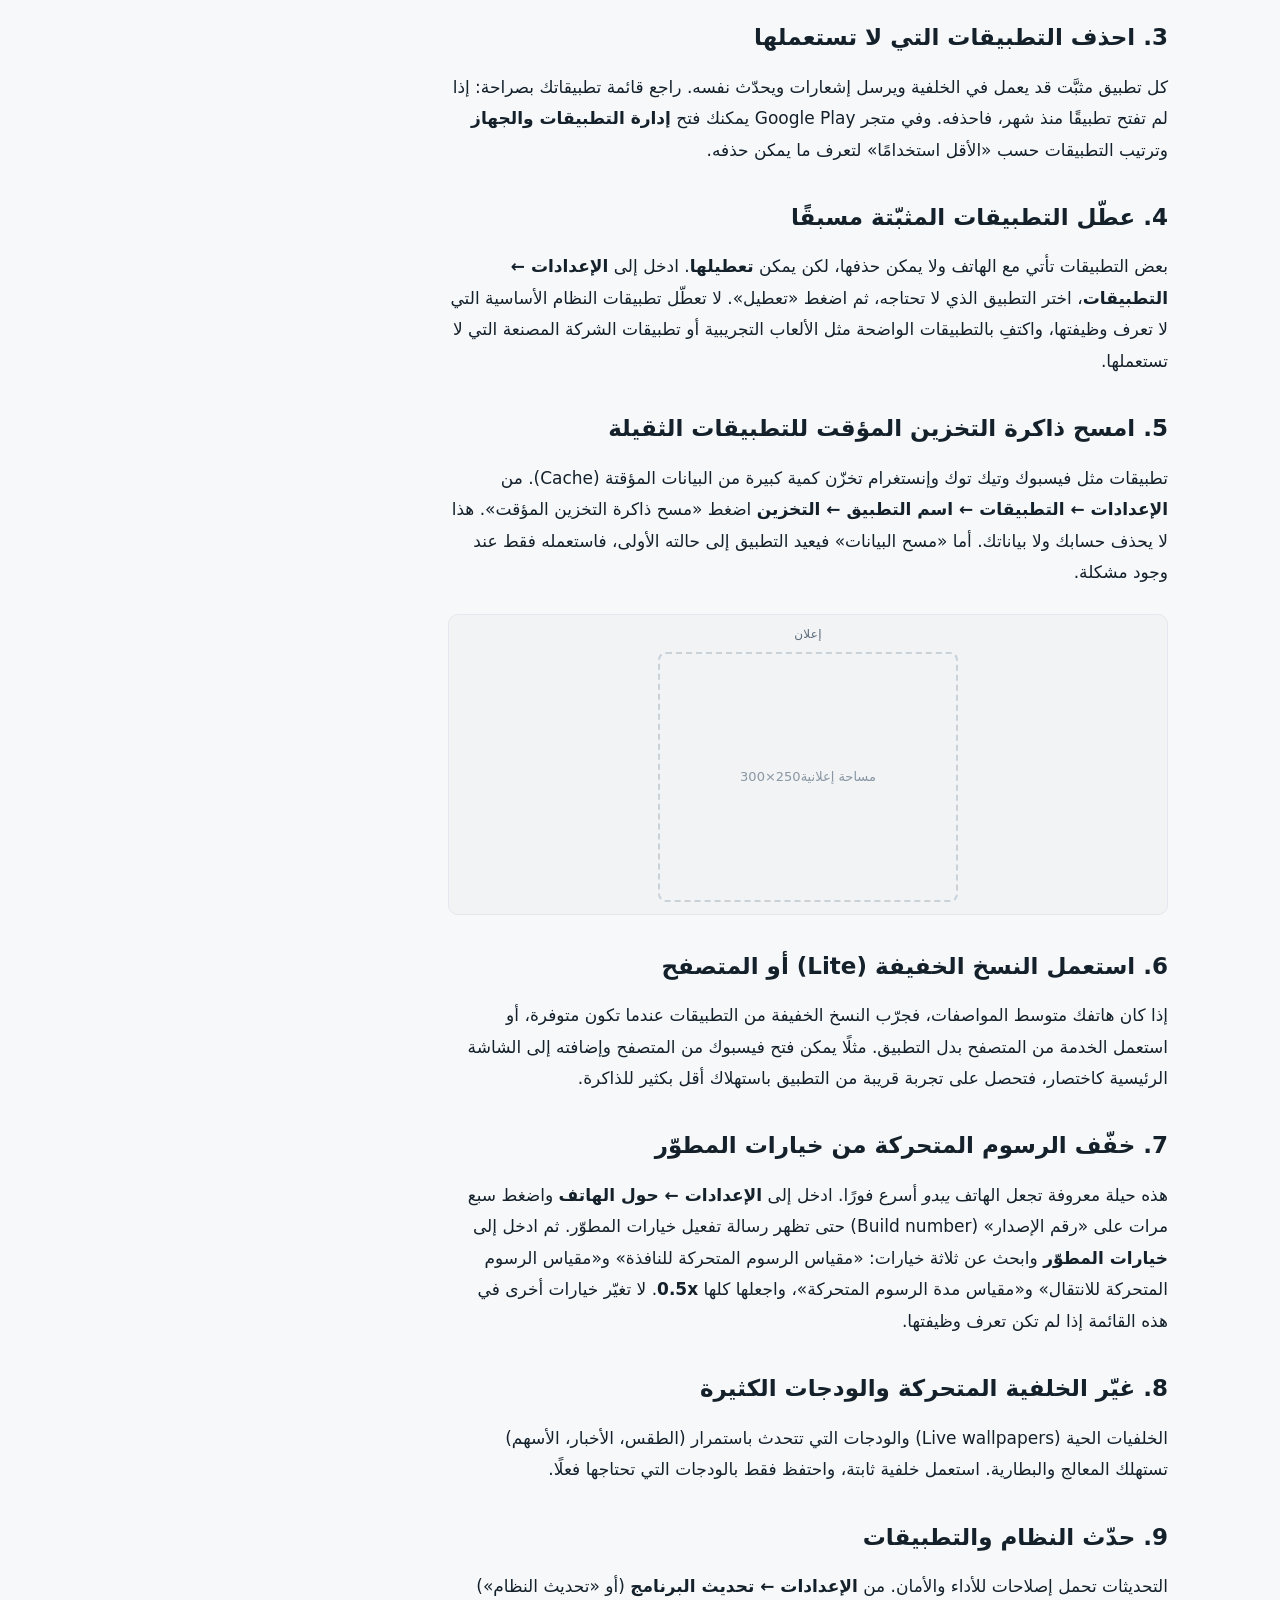
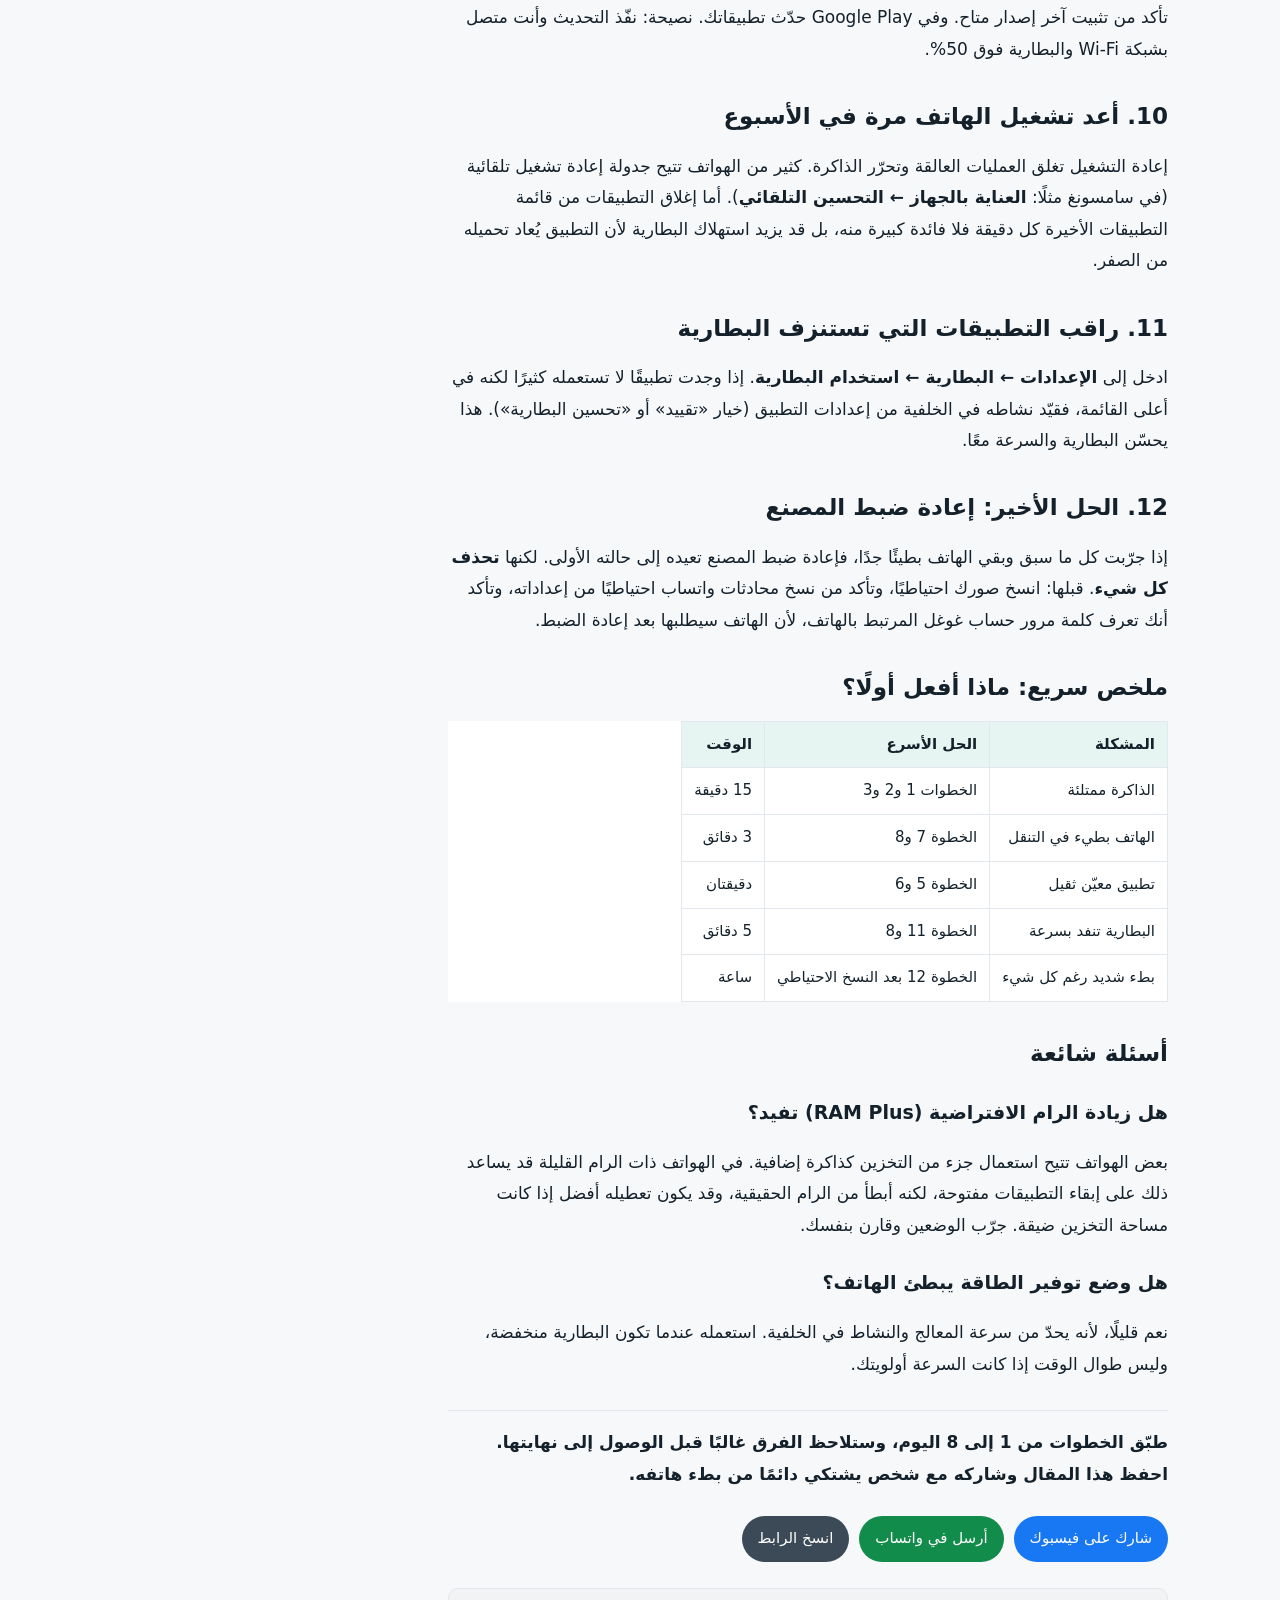
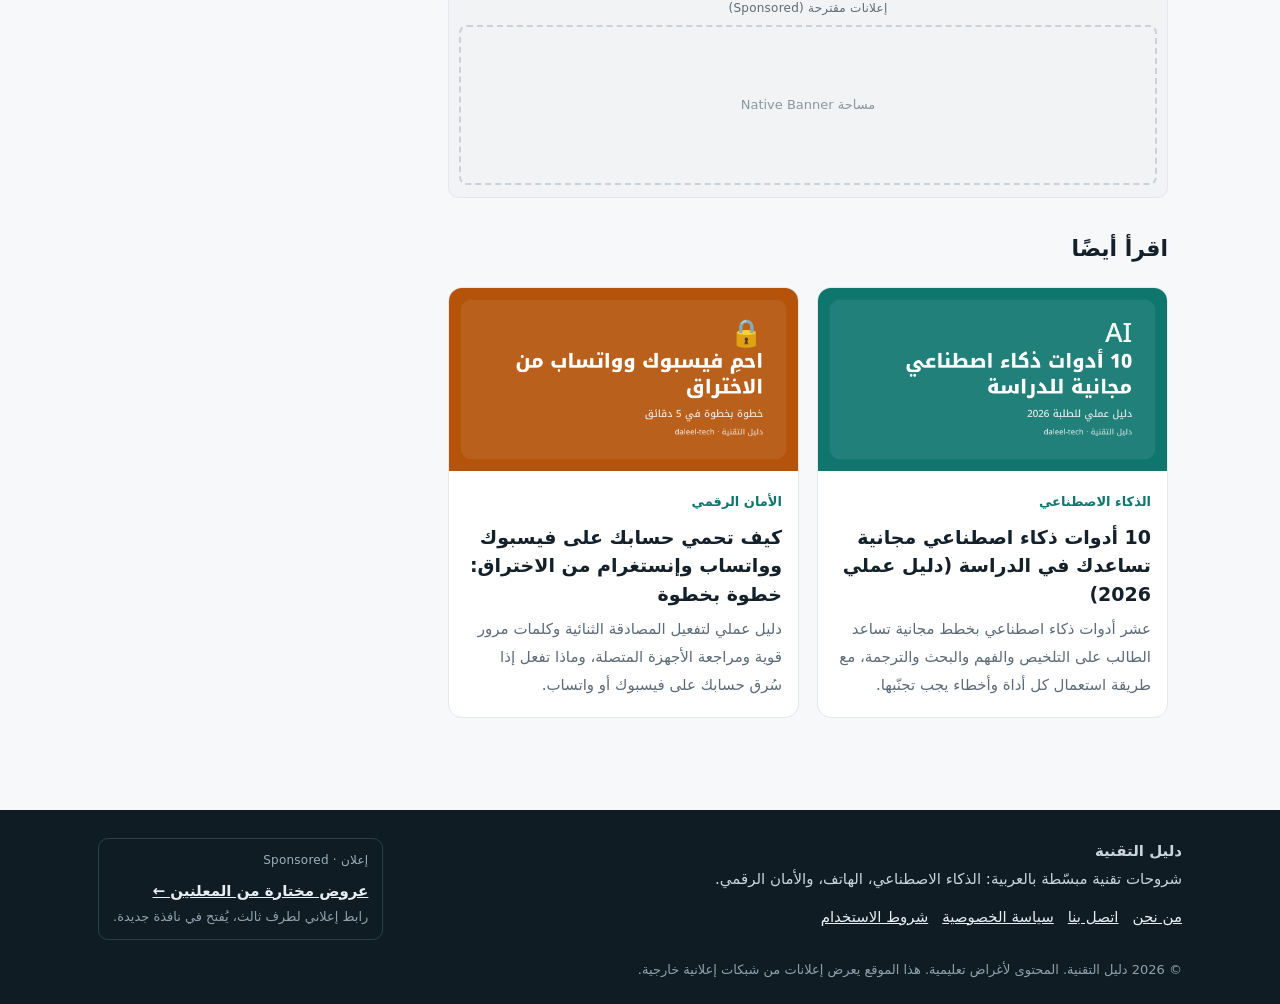
<file: speed-up-android.html>
<!doctype html>
<html lang="ar" dir="rtl">
<head>
<meta charset="utf-8">
<meta name="viewport" content="width=device-width, initial-scale=1">
<title>12 طريقة لتسريع هاتف أندرويد بطيء بدون أي تطبيق | دليل التقنية</title>
<meta name="description" content="خطوات عملية من إعدادات الهاتف نفسه لتسريع أندرويد البطيء وتحرير الذاكرة وتحسين البطارية، دون تطبيقات تنظيف مليئة بالإعلانات.">
<link rel="canonical" href="https://wynm.github.io/agenhq/speed-up-android.html">
<meta name="clickaine-site-verification" content="f5ba98b6756eb503f321cc8fbdf05f2835de8df2d45303060dd83e6c0fe429079fd2e927cec5ce80ad86c2e3172e13b832f202ecb557f3a18af8d8fcc2b6a148" />
<meta name="robots" content="index, follow">
<meta name="theme-color" content="#0f766e">
<meta property="og:locale" content="ar_AR">
<meta property="og:site_name" content="دليل التقنية">
<meta property="og:type" content="article">
<meta property="og:title" content="12 طريقة لتسريع هاتف أندرويد بطيء بدون أي تطبيق">
<meta property="og:description" content="خطوات عملية من إعدادات الهاتف نفسه لتسريع أندرويد البطيء وتحرير الذاكرة وتحسين البطارية، دون تطبيقات تنظيف مليئة بالإعلانات.">
<meta property="og:url" content="https://wynm.github.io/agenhq/speed-up-android.html">
<meta property="og:image" content="https://wynm.github.io/agenhq/img/og-speed-up-android.png">
<meta property="og:image:width" content="1200">
<meta property="og:image:height" content="630">
<meta name="twitter:card" content="summary_large_image">
<link rel="icon" href="img/favicon.svg" type="image/svg+xml">
<link rel="stylesheet" href="style.css">
<script type="application/ld+json">{"@context": "https://schema.org", "@type": "Article", "headline": "12 طريقة لتسريع هاتف أندرويد بطيء بدون أي تطبيق", "description": "خطوات عملية من إعدادات الهاتف نفسه لتسريع أندرويد البطيء وتحرير الذاكرة وتحسين البطارية، دون تطبيقات تنظيف مليئة بالإعلانات.", "inLanguage": "ar", "datePublished": "2026-11-01", "dateModified": "2026-11-01", "image": "https://wynm.github.io/agenhq/img/og-speed-up-android.png", "author": {"@type": "Organization", "name": "دليل التقنية"}, "publisher": {"@type": "Organization", "name": "دليل التقنية"}, "mainEntityOfPage": "https://wynm.github.io/agenhq/speed-up-android.html"}</script>
<!-- ADSTERRA_HEAD_CODES: إلا عطاتك شي شبكة كود خاصو يتحط فـ head، حطو هنا -->
</head>
<body>
<header class="site-header"><div class="wrap">
  <a class="logo" href="index.html"><span class="logo-mark">د</span>دليل التقنية</a>
  <nav class="nav"><a href="index.html">الرئيسية</a><a class="hide-sm" href="index.html#articles">المقالات</a><a href="about.html">من نحن</a><a href="contact.html">اتصل بنا</a></nav>
</div></header>
<div class="wrap"><div class="ad-slot ad-320x50">
  <span class="ad-label">إعلان</span>
  <!-- ADSTERRA_BANNER_320x50: الصق هنا كود Banner 320x50 من Adsterra -->
  <!-- احذف السطر الموالي (ad-placeholder) بعد لصق الكود -->
  <div class="ad-placeholder">مساحة إعلانية <bdi dir="ltr">320×50</bdi></div>
</div>
<div class="layout">
<article>
  <div class="crumbs"><a href="index.html">الرئيسية</a> › الهاتف</div>
  <h1>12 طريقة لتسريع هاتف أندرويد بطيء بدون أي تطبيق</h1>
  <div class="meta">آخر تحديث: 1 نونبر 2026 · مدة القراءة: 5 دقائق</div>
  <img class="cover" src="img/og-speed-up-android.png" alt="تسريع هاتف أندرويد بدون تطبيقات" width="1200" height="630">
  <p class="lead">هاتفك أصبح بطيئًا؟ التطبيقات تتأخر في الفتح، ولوحة المفاتيح تتجمّد، والبطارية تنفد قبل نهاية اليوم؟ قبل أن تفكّر في شراء هاتف جديد أو تحميل تطبيق «منظّف» يعدك بالمعجزات، جرّب هذه الخطوات الاثنتي عشرة. كلها تتمّ من إعدادات الهاتف نفسه، دون أي تطبيق إضافي، وكثير منها يعطي فرقًا ملموسًا خلال دقائق. الأسماء الدقيقة للقوائم قد تختلف قليلًا بين سامسونغ وشاومي وأوبو وغيرها، لكن الفكرة واحدة.</p>

<div class="note"><strong>لماذا لا ننصح بتطبيقات التنظيف والتسريع؟</strong> أغلبها يعمل في الخلفية باستمرار، ويعرض إعلانات كثيرة، ويستهلك الذاكرة والبطارية التي يدّعي أنه يوفّرها. نظام أندرويد الحديث يدير الذاكرة بنفسه بشكل جيد، والأدوات التي تحتاجها موجودة أصلًا في الإعدادات.</div>

<h2 id="s1">1. حرّر مساحة التخزين إلى أكثر من 15%</h2>
<p>هذا أهم سبب للبطء وأكثرها إهمالًا. عندما تمتلئ الذاكرة الداخلية تقريبًا، يصبح النظام أبطأ في الكتابة والقراءة. ادخل إلى <strong>الإعدادات ← التخزين</strong> وانظر إلى ما يستهلك المساحة. حاول أن تترك 15 إلى 20% فارغة على الأقل. أسرع الطرق: احذف الفيديوهات المكررة، وانقل الصور القديمة إلى الحاسوب أو إلى خدمة تخزين سحابي، واحذف الملفات الكبيرة من مجلد التنزيلات.</p>

<h2 id="s2">2. نظّف وسائط واتساب</h2>
<p>واتساب وحده قد يستهلك عدة غيغابايتات بسبب الصور والفيديوهات التي تصلك في المجموعات. افتح واتساب ← <strong>الإعدادات ← التخزين والبيانات ← إدارة التخزين</strong>. ستجد قائمة بالملفات الأكبر حجمًا والمحادثات الأكثر استهلاكًا؛ احذف ما لا تحتاجه. ثم من نفس القائمة عطّل <strong>التنزيل التلقائي للوسائط</strong> حتى لا تمتلئ الذاكرة من جديد.</p>

<h2 id="s3">3. احذف التطبيقات التي لا تستعملها</h2>
<p>كل تطبيق مثبَّت قد يعمل في الخلفية ويرسل إشعارات ويحدّث نفسه. راجع قائمة تطبيقاتك بصراحة: إذا لم تفتح تطبيقًا منذ شهر، فاحذفه. وفي متجر Google Play يمكنك فتح <strong>إدارة التطبيقات والجهاز</strong> وترتيب التطبيقات حسب «الأقل استخدامًا» لتعرف ما يمكن حذفه.</p>

<h2 id="s4">4. عطّل التطبيقات المثبّتة مسبقًا</h2>
<p>بعض التطبيقات تأتي مع الهاتف ولا يمكن حذفها، لكن يمكن <strong>تعطيلها</strong>. ادخل إلى <strong>الإعدادات ← التطبيقات</strong>، اختر التطبيق الذي لا تحتاجه، ثم اضغط «تعطيل». لا تعطّل تطبيقات النظام الأساسية التي لا تعرف وظيفتها، واكتفِ بالتطبيقات الواضحة مثل الألعاب التجريبية أو تطبيقات الشركة المصنعة التي لا تستعملها.</p>

<h2 id="s5">5. امسح ذاكرة التخزين المؤقت للتطبيقات الثقيلة</h2>
<p>تطبيقات مثل فيسبوك وتيك توك وإنستغرام تخزّن كمية كبيرة من البيانات المؤقتة (Cache). من <strong>الإعدادات ← التطبيقات ← اسم التطبيق ← التخزين</strong> اضغط «مسح ذاكرة التخزين المؤقت». هذا لا يحذف حسابك ولا بياناتك. أما «مسح البيانات» فيعيد التطبيق إلى حالته الأولى، فاستعمله فقط عند وجود مشكلة.</p>

<div class="ad-slot ad-300x250">
  <span class="ad-label">إعلان</span>
  <!-- ADSTERRA_BANNER_300x250: الصق هنا كود Banner 300x250 من Adsterra -->
  <!-- احذف السطر الموالي (ad-placeholder) بعد لصق الكود -->
  <div class="ad-placeholder">مساحة إعلانية <bdi dir="ltr">300×250</bdi></div>
</div>

<h2 id="s6">6. استعمل النسخ الخفيفة (Lite) أو المتصفح</h2>
<p>إذا كان هاتفك متوسط المواصفات، فجرّب النسخ الخفيفة من التطبيقات عندما تكون متوفرة، أو استعمل الخدمة من المتصفح بدل التطبيق. مثلًا يمكن فتح فيسبوك من المتصفح وإضافته إلى الشاشة الرئيسية كاختصار، فتحصل على تجربة قريبة من التطبيق باستهلاك أقل بكثير للذاكرة.</p>

<h2 id="s7">7. خفّف الرسوم المتحركة من خيارات المطوّر</h2>
<p>هذه حيلة معروفة تجعل الهاتف <em>يبدو</em> أسرع فورًا. ادخل إلى <strong>الإعدادات ← حول الهاتف</strong> واضغط سبع مرات على «رقم الإصدار» (Build number) حتى تظهر رسالة تفعيل خيارات المطوّر. ثم ادخل إلى <strong>خيارات المطوّر</strong> وابحث عن ثلاثة خيارات: «مقياس الرسوم المتحركة للنافذة» و«مقياس الرسوم المتحركة للانتقال» و«مقياس مدة الرسوم المتحركة»، واجعلها كلها <strong>0.5x</strong>. لا تغيّر خيارات أخرى في هذه القائمة إذا لم تكن تعرف وظيفتها.</p>

<h2 id="s8">8. غيّر الخلفية المتحركة والودجات الكثيرة</h2>
<p>الخلفيات الحية (Live wallpapers) والودجات التي تتحدث باستمرار (الطقس، الأخبار، الأسهم) تستهلك المعالج والبطارية. استعمل خلفية ثابتة، واحتفظ فقط بالودجات التي تحتاجها فعلًا.</p>

<h2 id="s9">9. حدّث النظام والتطبيقات</h2>
<p>التحديثات تحمل إصلاحات للأداء والأمان. من <strong>الإعدادات ← تحديث البرنامج</strong> (أو «تحديث النظام») تأكد من تثبيت آخر إصدار متاح. وفي Google Play حدّث تطبيقاتك. نصيحة: نفّذ التحديث وأنت متصل بشبكة Wi-Fi والبطارية فوق 50%.</p>

<h2 id="s10">10. أعد تشغيل الهاتف مرة في الأسبوع</h2>
<p>إعادة التشغيل تغلق العمليات العالقة وتحرّر الذاكرة. كثير من الهواتف تتيح جدولة إعادة تشغيل تلقائية (في سامسونغ مثلًا: <strong>العناية بالجهاز ← التحسين التلقائي</strong>). أما إغلاق التطبيقات من قائمة التطبيقات الأخيرة كل دقيقة فلا فائدة كبيرة منه، بل قد يزيد استهلاك البطارية لأن التطبيق يُعاد تحميله من الصفر.</p>

<h2 id="s11">11. راقب التطبيقات التي تستنزف البطارية</h2>
<p>ادخل إلى <strong>الإعدادات ← البطارية ← استخدام البطارية</strong>. إذا وجدت تطبيقًا لا تستعمله كثيرًا لكنه في أعلى القائمة، فقيّد نشاطه في الخلفية من إعدادات التطبيق (خيار «تقييد» أو «تحسين البطارية»). هذا يحسّن البطارية والسرعة معًا.</p>

<h2 id="s12">12. الحل الأخير: إعادة ضبط المصنع</h2>
<p>إذا جرّبت كل ما سبق وبقي الهاتف بطيئًا جدًا، فإعادة ضبط المصنع تعيده إلى حالته الأولى. لكنها <strong>تحذف كل شيء</strong>. قبلها: انسخ صورك احتياطيًا، وتأكد من نسخ محادثات واتساب احتياطيًا من إعداداته، وتأكد أنك تعرف كلمة مرور حساب غوغل المرتبط بالهاتف، لأن الهاتف سيطلبها بعد إعادة الضبط.</p>

<h2 id="table">ملخص سريع: ماذا أفعل أولًا؟</h2>
<table>
<thead><tr><th>المشكلة</th><th>الحل الأسرع</th><th>الوقت</th></tr></thead>
<tbody>
<tr><td>الذاكرة ممتلئة</td><td>الخطوات 1 و2 و3</td><td>15 دقيقة</td></tr>
<tr><td>الهاتف بطيء في التنقل</td><td>الخطوة 7 و8</td><td>3 دقائق</td></tr>
<tr><td>تطبيق معيّن ثقيل</td><td>الخطوة 5 و6</td><td>دقيقتان</td></tr>
<tr><td>البطارية تنفد بسرعة</td><td>الخطوة 11 و8</td><td>5 دقائق</td></tr>
<tr><td>بطء شديد رغم كل شيء</td><td>الخطوة 12 بعد النسخ الاحتياطي</td><td>ساعة</td></tr>
</tbody>
</table>

<h2 id="faq">أسئلة شائعة</h2>
<h3>هل زيادة الرام الافتراضية (RAM Plus) تفيد؟</h3>
<p>بعض الهواتف تتيح استعمال جزء من التخزين كذاكرة إضافية. في الهواتف ذات الرام القليلة قد يساعد ذلك على إبقاء التطبيقات مفتوحة، لكنه أبطأ من الرام الحقيقية، وقد يكون تعطيله أفضل إذا كانت مساحة التخزين ضيقة. جرّب الوضعين وقارن بنفسك.</p>
<h3>هل وضع توفير الطاقة يبطئ الهاتف؟</h3>
<p>نعم قليلًا، لأنه يحدّ من سرعة المعالج والنشاط في الخلفية. استعمله عندما تكون البطارية منخفضة، وليس طوال الوقت إذا كانت السرعة أولويتك.</p>

<p class="outro">طبّق الخطوات من 1 إلى 8 اليوم، وستلاحظ الفرق غالبًا قبل الوصول إلى نهايتها. احفظ هذا المقال وشاركه مع شخص يشتكي دائمًا من بطء هاتفه.</p>

  <div class="share">
    <a class="fb" href="https://www.facebook.com/sharer/sharer.php?u=https%3A//wynm.github.io/agenhq/speed-up-android.html" target="_blank" rel="noopener">شارك على فيسبوك</a>
    <a class="wa" href="https://wa.me/?text=12%20%D8%B7%D8%B1%D9%8A%D9%82%D8%A9%20%D9%84%D8%AA%D8%B3%D8%B1%D9%8A%D8%B9%20%D9%87%D8%A7%D8%AA%D9%81%20%D8%A3%D9%86%D8%AF%D8%B1%D9%88%D9%8A%D8%AF%20%D8%A8%D8%B7%D9%8A%D8%A1%20%D8%A8%D8%AF%D9%88%D9%86%20%D8%A3%D9%8A%20%D8%AA%D8%B7%D8%A8%D9%8A%D9%82%20https%3A//wynm.github.io/agenhq/speed-up-android.html" target="_blank" rel="noopener">أرسل في واتساب</a>
    <button class="cp" type="button">انسخ الرابط</button>
  </div>
  <div class="ad-slot ad-native">
  <span class="ad-label">إعلانات مقترحة (Sponsored)</span>
  <!-- ADSTERRA_NATIVE_BANNER: الصق هنا كود Native Banner من Adsterra (السكريبت + div) -->
  <!-- احذف السطر الموالي (ad-placeholder) بعد لصق الكود -->
  <div class="ad-placeholder">مساحة Native Banner</div>
</div>
  <h2 class="section-title">اقرأ أيضًا</h2>
  <div class="grid"><a class="card" href="ai-tools-students.html">
  <img src="img/og-ai-tools-students.png" alt="أدوات ذكاء اصطناعي مجانية للطلبة" loading="lazy" width="1200" height="630">
  <div class="body"><span class="tag">الذكاء الاصطناعي</span><h3>10 أدوات ذكاء اصطناعي مجانية تساعدك في الدراسة (دليل عملي 2026)</h3><p>عشر أدوات ذكاء اصطناعي بخطط مجانية تساعد الطالب على التلخيص والفهم والبحث والترجمة، مع طريقة استعمال كل أداة وأخطاء يجب تجنّبها.</p></div></a><a class="card" href="protect-accounts.html">
  <img src="img/og-protect-accounts.png" alt="حماية فيسبوك وواتساب من الاختراق" loading="lazy" width="1200" height="630">
  <div class="body"><span class="tag">الأمان الرقمي</span><h3>كيف تحمي حسابك على فيسبوك وواتساب وإنستغرام من الاختراق: خطوة بخطوة</h3><p>دليل عملي لتفعيل المصادقة الثنائية وكلمات مرور قوية ومراجعة الأجهزة المتصلة، وماذا تفعل إذا سُرق حسابك على فيسبوك أو واتساب.</p></div></a></div>
</article>
<aside class="sidebar">
  <div class="box"><h3>محتوى المقال</h3><ul><li><a href="#s1">1. حرّر مساحة التخزين إلى أكثر من 15%</a></li><li><a href="#s2">2. نظّف وسائط واتساب</a></li><li><a href="#s3">3. احذف التطبيقات التي لا تستعملها</a></li><li><a href="#s4">4. عطّل التطبيقات المثبّتة مسبقًا</a></li><li><a href="#s5">5. امسح ذاكرة التخزين المؤقت للتطبيقات الثقيلة</a></li><li><a href="#s6">6. استعمل النسخ الخفيفة (Lite) أو المتصفح</a></li><li><a href="#s7">7. خفّف الرسوم المتحركة من خيارات المطوّر</a></li><li><a href="#s8">8. غيّر الخلفية المتحركة والودجات الكثيرة</a></li></ul></div>
  <div class="ad-slot ad-sidebar">
  <span class="ad-label">إعلان</span>
  <!-- CLICKAINE_BANNER_OR_NATIVE: الصق هنا كود زون Clickaine (Banner أو Native) — يظهر فالحاسوب فقط -->
  <!-- احذف السطر الموالي (ad-placeholder) بعد لصق الكود -->
  <div class="ad-placeholder">مساحة إعلانية <bdi dir="ltr">300×250</bdi></div>
</div>
</aside>
</div></div>
<footer class="site-footer"><div class="wrap">
  <div class="foot-grid">
    <div><strong>دليل التقنية</strong><br>شروحات تقنية مبسّطة بالعربية: الذكاء الاصطناعي، الهاتف، والأمان الرقمي.
      <div class="foot-links" style="margin-top:10px"><a href="about.html">من نحن</a><a href="contact.html">اتصل بنا</a><a href="privacy.html">سياسة الخصوصية</a><a href="terms.html">شروط الاستخدام</a></div></div>
    <div class="sponsored-box">
      <span class="ad-label">إعلان · Sponsored</span>
      <!-- HILLTOPADS_DIRECTLINK: رابط إعلاني اختياري وواضح. لا تغيّر النص لشيء مضلل ولا تحوّلو لزر "تحميل". -->
      <a href="https://motionless-bus.com/OZwdbp" target="_blank" rel="sponsored nofollow noopener">عروض مختارة من المعلنين ←</a>
      <div style="font-size:13px;color:#8fa1ad">رابط إعلاني لطرف ثالث، يُفتح في نافذة جديدة.</div>
    </div>
  </div>
  <div class="copy">© 2026 دليل التقنية. المحتوى لأغراض تعليمية. هذا الموقع يعرض إعلانات من شبكات إعلانية خارجية.</div>
</div></footer>

<!-- ADSTERRA_SOCIAL_BAR: الصق هنا كود Social Bar (سكريبت واحد فقط).
     لا تضف معه In-Page Push ديال Clickaine فنفس الصفحة. -->
<!-- ADSTERRA_POPUNDER (اختياري، معطّل): لا تفعّله إذا كان الزوار جايين من فيسبوك/إنستغرام.
     سياسة Meta كتعتبر pop-ups/unders واجهة مضللة وتقدر تبلوكي روابط الدومين ديالك. -->
<script>
document.querySelectorAll('.cp').forEach(function(b){b.addEventListener('click',function(){
  navigator.clipboard&&navigator.clipboard.writeText(location.href).then(function(){b.textContent='تم نسخ الرابط ✓'});});});
</script>
</body></html>
</file>
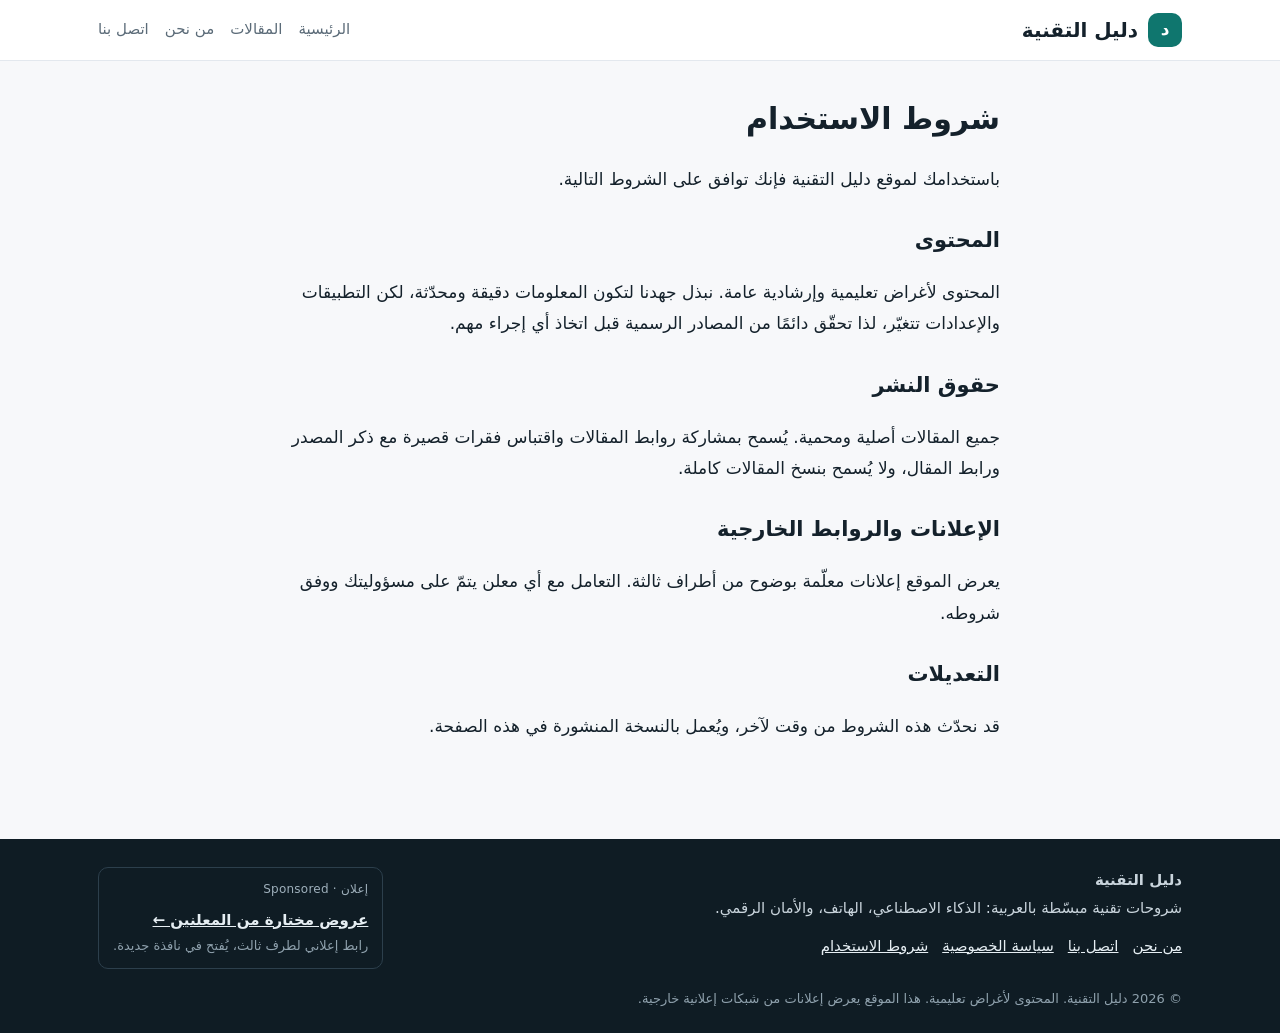
<file: terms.html>
<!doctype html>
<html lang="ar" dir="rtl">
<head>
<meta charset="utf-8">
<meta name="viewport" content="width=device-width, initial-scale=1">
<title>شروط الاستخدام | دليل التقنية</title>
<meta name="description" content="شروط استخدام موقع دليل التقنية.">
<link rel="canonical" href="https://wynm.github.io/agenhq/terms.html">
<meta name="clickaine-site-verification" content="f5ba98b6756eb503f321cc8fbdf05f2835de8df2d45303060dd83e6c0fe429079fd2e927cec5ce80ad86c2e3172e13b832f202ecb557f3a18af8d8fcc2b6a148" />
<meta name="robots" content="index, follow">
<meta name="theme-color" content="#0f766e">
<meta property="og:locale" content="ar_AR">
<meta property="og:site_name" content="دليل التقنية">
<meta property="og:type" content="website">
<meta property="og:title" content="شروط الاستخدام">
<meta property="og:description" content="شروط استخدام موقع دليل التقنية.">
<meta property="og:url" content="https://wynm.github.io/agenhq/terms.html">
<meta property="og:image" content="https://wynm.github.io/agenhq/img/og-home.png">
<meta property="og:image:width" content="1200">
<meta property="og:image:height" content="630">
<meta name="twitter:card" content="summary_large_image">
<link rel="icon" href="img/favicon.svg" type="image/svg+xml">
<link rel="stylesheet" href="style.css">

<!-- ADSTERRA_HEAD_CODES: إلا عطاتك شي شبكة كود خاصو يتحط فـ head، حطو هنا -->
</head>
<body>
<header class="site-header"><div class="wrap">
  <a class="logo" href="index.html"><span class="logo-mark">د</span>دليل التقنية</a>
  <nav class="nav"><a href="index.html">الرئيسية</a><a class="hide-sm" href="index.html#articles">المقالات</a><a href="about.html">من نحن</a><a href="contact.html">اتصل بنا</a></nav>
</div></header>
<div class="wrap"><div class="page">
<h1>شروط الاستخدام</h1>
<p>باستخدامك لموقع دليل التقنية فإنك توافق على الشروط التالية.</p>
<h2>المحتوى</h2>
<p>المحتوى لأغراض تعليمية وإرشادية عامة. نبذل جهدنا لتكون المعلومات دقيقة ومحدّثة، لكن التطبيقات والإعدادات تتغيّر، لذا تحقّق دائمًا من المصادر الرسمية قبل اتخاذ أي إجراء مهم.</p>
<h2>حقوق النشر</h2>
<p>جميع المقالات أصلية ومحمية. يُسمح بمشاركة روابط المقالات واقتباس فقرات قصيرة مع ذكر المصدر ورابط المقال، ولا يُسمح بنسخ المقالات كاملة.</p>
<h2>الإعلانات والروابط الخارجية</h2>
<p>يعرض الموقع إعلانات معلّمة بوضوح من أطراف ثالثة. التعامل مع أي معلن يتمّ على مسؤوليتك ووفق شروطه.</p>
<h2>التعديلات</h2>
<p>قد نحدّث هذه الشروط من وقت لآخر، ويُعمل بالنسخة المنشورة في هذه الصفحة.</p></div></div><footer class="site-footer"><div class="wrap">
  <div class="foot-grid">
    <div><strong>دليل التقنية</strong><br>شروحات تقنية مبسّطة بالعربية: الذكاء الاصطناعي، الهاتف، والأمان الرقمي.
      <div class="foot-links" style="margin-top:10px"><a href="about.html">من نحن</a><a href="contact.html">اتصل بنا</a><a href="privacy.html">سياسة الخصوصية</a><a href="terms.html">شروط الاستخدام</a></div></div>
    <div class="sponsored-box">
      <span class="ad-label">إعلان · Sponsored</span>
      <!-- HILLTOPADS_DIRECTLINK: رابط إعلاني اختياري وواضح. لا تغيّر النص لشيء مضلل ولا تحوّلو لزر "تحميل". -->
      <a href="https://motionless-bus.com/OZwdbp" target="_blank" rel="sponsored nofollow noopener">عروض مختارة من المعلنين ←</a>
      <div style="font-size:13px;color:#8fa1ad">رابط إعلاني لطرف ثالث، يُفتح في نافذة جديدة.</div>
    </div>
  </div>
  <div class="copy">© 2026 دليل التقنية. المحتوى لأغراض تعليمية. هذا الموقع يعرض إعلانات من شبكات إعلانية خارجية.</div>
</div></footer>

<!-- ADSTERRA_SOCIAL_BAR: الصق هنا كود Social Bar (سكريبت واحد فقط).
     لا تضف معه In-Page Push ديال Clickaine فنفس الصفحة. -->
<!-- ADSTERRA_POPUNDER (اختياري، معطّل): لا تفعّله إذا كان الزوار جايين من فيسبوك/إنستغرام.
     سياسة Meta كتعتبر pop-ups/unders واجهة مضللة وتقدر تبلوكي روابط الدومين ديالك. -->
<script>
document.querySelectorAll('.cp').forEach(function(b){b.addEventListener('click',function(){
  navigator.clipboard&&navigator.clipboard.writeText(location.href).then(function(){b.textContent='تم نسخ الرابط ✓'});});});
</script>
</body></html>
</file>
<file: style.css>
:root{
  --bg:#f7f8fa;--card:#ffffff;--ink:#14212b;--muted:#5b6b78;--line:#e3e8ee;
  --accent:#0f766e;--accent-ink:#ffffff;--accent-soft:#e6f4f2;--warn:#fff7e6;--warn-line:#f2d39b;
  --ad-bg:#f1f3f5;--radius:14px;--max:1120px;--read:720px;
}
*{box-sizing:border-box}
html{-webkit-text-size-adjust:100%}
body{margin:0;background:var(--bg);color:var(--ink);font:17px/1.85 "Segoe UI","Noto Sans Arabic","Noto Naskh Arabic",Tahoma,system-ui,-apple-system,sans-serif}
a{color:var(--accent)}
img{max-width:100%;height:auto}
.wrap{max-width:var(--max);margin:0 auto;padding:0 18px}
/* header */
.site-header{background:var(--card);border-bottom:1px solid var(--line);position:sticky;top:0;z-index:10}
.site-header .wrap{display:flex;align-items:center;justify-content:space-between;gap:12px;min-height:60px}
.logo{display:flex;align-items:center;gap:10px;text-decoration:none;color:var(--ink);font-weight:800;font-size:20px}
.logo-mark{width:34px;height:34px;border-radius:10px;background:var(--accent);color:var(--accent-ink);display:grid;place-items:center;font-size:17px}
.nav{display:flex;gap:16px;flex-wrap:wrap}
.nav a{color:var(--muted);text-decoration:none;font-size:15px}
.nav a:hover{color:var(--accent)}
@media (max-width:640px){.nav a.hide-sm{display:none}}
/* ad slots: always labelled, always separated from content */
.ad-slot{margin:26px auto;padding:8px 10px 12px;background:var(--ad-bg);border:1px solid var(--line);border-radius:10px;text-align:center;max-width:100%;overflow:hidden;clear:both}
.ad-label{display:block;font-size:12px;color:var(--muted);margin-bottom:6px;letter-spacing:.02em}
.ad-placeholder{display:flex;align-items:center;justify-content:center;margin:0 auto;border:2px dashed #c9d1d9;border-radius:8px;color:#8a97a3;font-size:13px;max-width:100%}
.ad-320x50 .ad-placeholder{width:320px;height:50px}
.ad-300x250 .ad-placeholder{width:300px;height:250px}
.ad-native .ad-placeholder{width:100%;height:160px}
.ad-sidebar .ad-placeholder{width:300px;height:250px}
/* hero */
.hero{padding:42px 0 18px}
.hero h1{font-size:clamp(26px,5vw,40px);line-height:1.35;margin:0 0 10px;text-wrap:balance}
.hero p{color:var(--muted);margin:0;max-width:60ch}
.chips{display:flex;gap:8px;flex-wrap:wrap;margin-top:18px}
.chip{background:var(--accent-soft);color:var(--accent);border-radius:999px;padding:4px 14px;font-size:14px;text-decoration:none}
/* cards */
.grid{display:grid;grid-template-columns:repeat(auto-fill,minmax(280px,1fr));gap:18px;margin:22px 0}
.card{background:var(--card);border:1px solid var(--line);border-radius:var(--radius);overflow:hidden;display:flex;flex-direction:column;text-decoration:none;color:inherit;transition:transform .15s}
.card:hover{transform:translateY(-2px)}
.card img{aspect-ratio:1200/630;object-fit:cover;width:100%;display:block;background:var(--accent-soft)}
.card .body{padding:14px 16px 18px}
.card h2,.card h3{font-size:19px;line-height:1.5;margin:6px 0 8px}
.card p{color:var(--muted);font-size:15px;margin:0}
.tag{font-size:13px;color:var(--accent);font-weight:700}
.section-title{font-size:22px;margin:34px 0 4px}
/* article layout */
.layout{display:grid;grid-template-columns:minmax(0,var(--read)) 300px;gap:36px;justify-content:center;padding:26px 0 40px}
@media (max-width:980px){.layout{grid-template-columns:minmax(0,1fr)}.sidebar{display:none}}
.crumbs{font-size:14px;color:var(--muted);margin-bottom:8px}
.crumbs a{color:var(--muted)}
article h1{font-size:clamp(25px,4.6vw,36px);line-height:1.4;margin:6px 0 10px;text-wrap:balance}
.meta{color:var(--muted);font-size:14px;margin-bottom:18px}
article .cover{border-radius:var(--radius);margin:0 0 18px;aspect-ratio:1200/630;width:100%;object-fit:cover}
article h2{font-size:23px;line-height:1.5;margin:34px 0 8px;text-wrap:balance}
article h3{font-size:19px;margin:24px 0 6px}
article p,article li{max-width:68ch}
.lead{font-size:19px;color:#2c3b47}
.note{background:var(--warn);border:1px solid var(--warn-line);border-radius:10px;padding:12px 16px;margin:20px 0;font-size:16px}
.outro{border-top:1px solid var(--line);padding-top:16px;margin-top:30px;font-weight:600}
table{width:100%;border-collapse:collapse;margin:16px 0;font-size:15px;background:var(--card);display:block;overflow-x:auto}
th,td{border:1px solid var(--line);padding:9px 12px;text-align:right;vertical-align:top}
th{background:var(--accent-soft)}
.share{display:flex;gap:10px;flex-wrap:wrap;margin:26px 0}
.share a{padding:9px 16px;border-radius:999px;text-decoration:none;font-size:15px;color:#fff}
.share .fb{background:#1877f2}.share .wa{background:#128c4a}.share .cp{background:#3b4a56;border:0;color:#fff;font:inherit;font-size:15px;padding:9px 16px;border-radius:999px;cursor:pointer}
.sidebar .box{background:var(--card);border:1px solid var(--line);border-radius:var(--radius);padding:14px 16px;margin-bottom:18px;position:sticky;top:80px}
.sidebar h3{font-size:16px;margin:0 0 8px}
.sidebar ul{margin:0;padding:0 18px 0 0}
.sidebar li{margin:6px 0;font-size:15px}
/* plain pages */
.page{max-width:var(--read);margin:0 auto;padding:30px 0 50px}
.page h1{font-size:30px;margin:0 0 12px}
.page h2{font-size:21px;margin:26px 0 6px}
/* footer */
.site-footer{background:#0f1c24;color:#c9d4dc;margin-top:30px;padding:28px 0 22px;font-size:15px}
.site-footer a{color:#e6eef3}
.foot-grid{display:flex;flex-wrap:wrap;gap:22px;justify-content:space-between;align-items:flex-start}
.foot-links{display:flex;gap:14px;flex-wrap:wrap}
.sponsored-box{border:1px solid #2c3f4c;border-radius:10px;padding:10px 14px;max-width:340px}
.sponsored-box .ad-label{color:#9fb0bc}
.sponsored-box a{font-weight:700}
.copy{margin-top:18px;color:#8fa1ad;font-size:13px}
</file>
